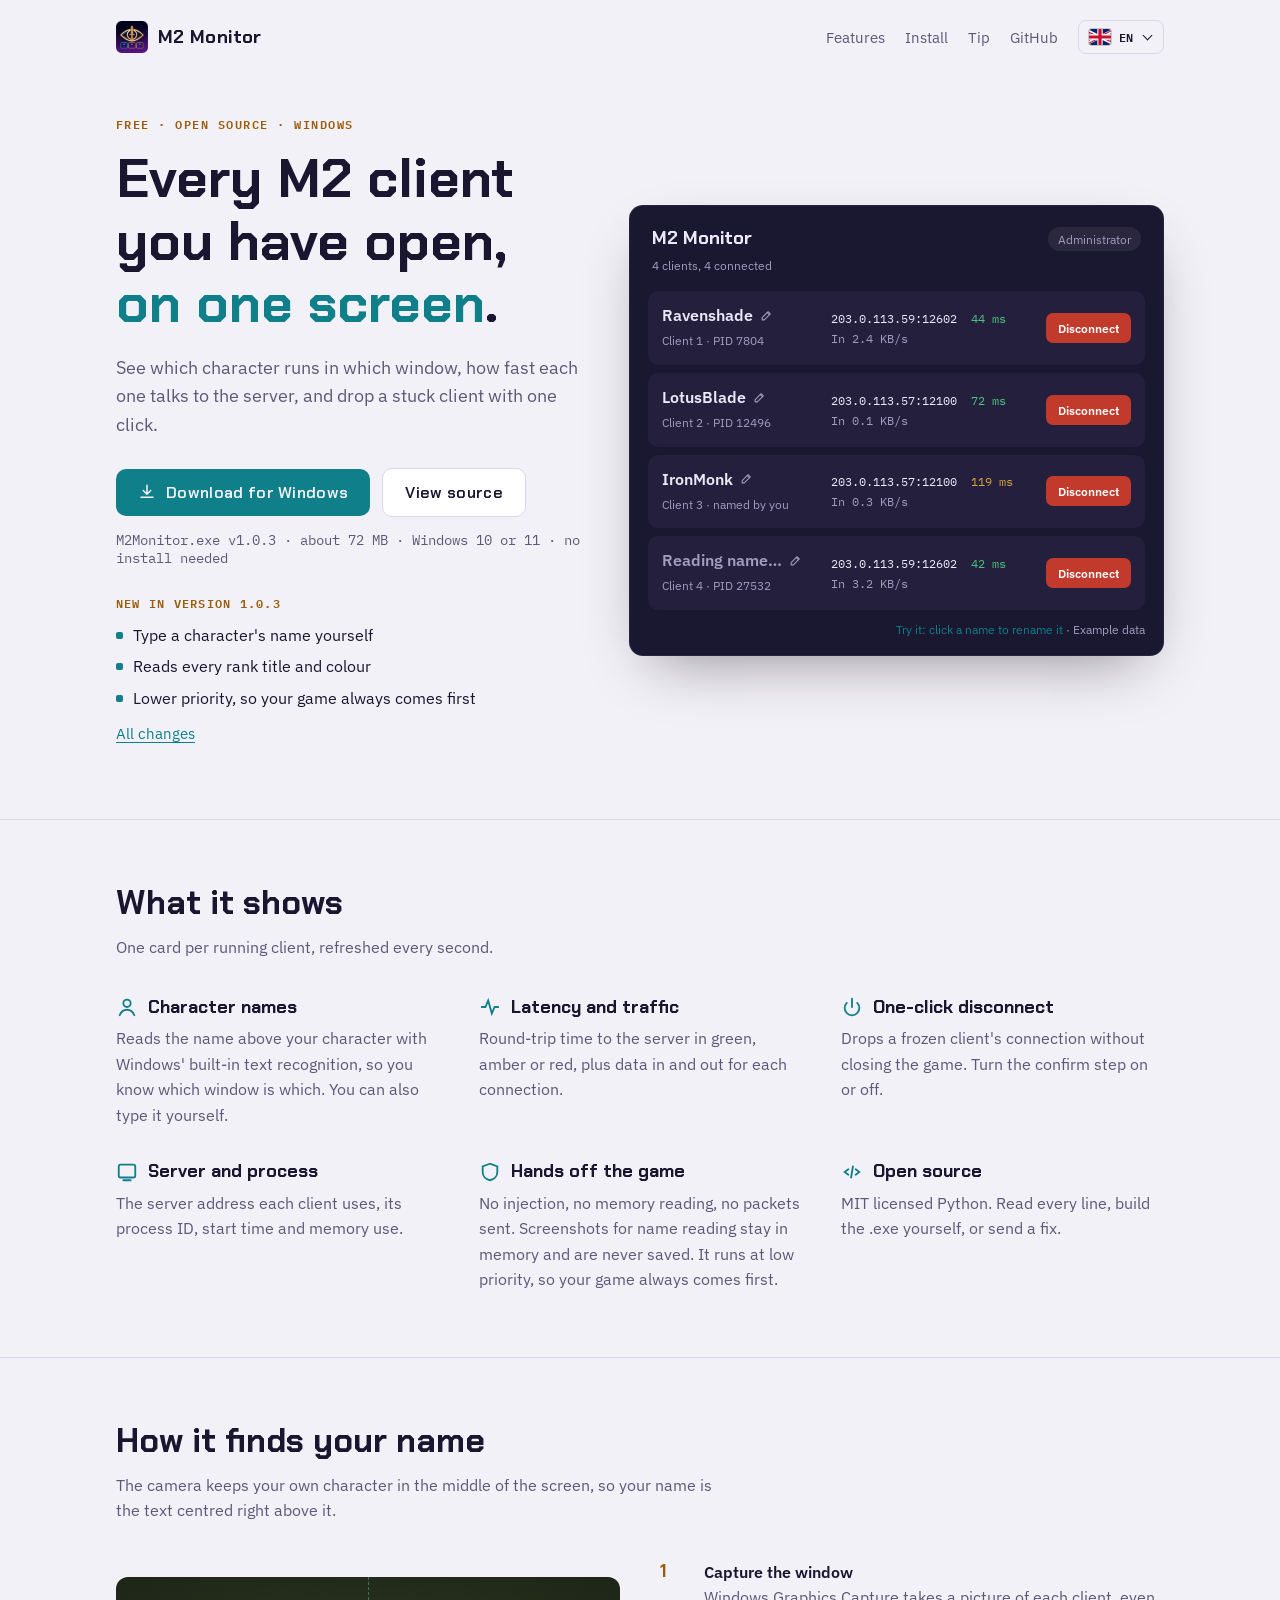
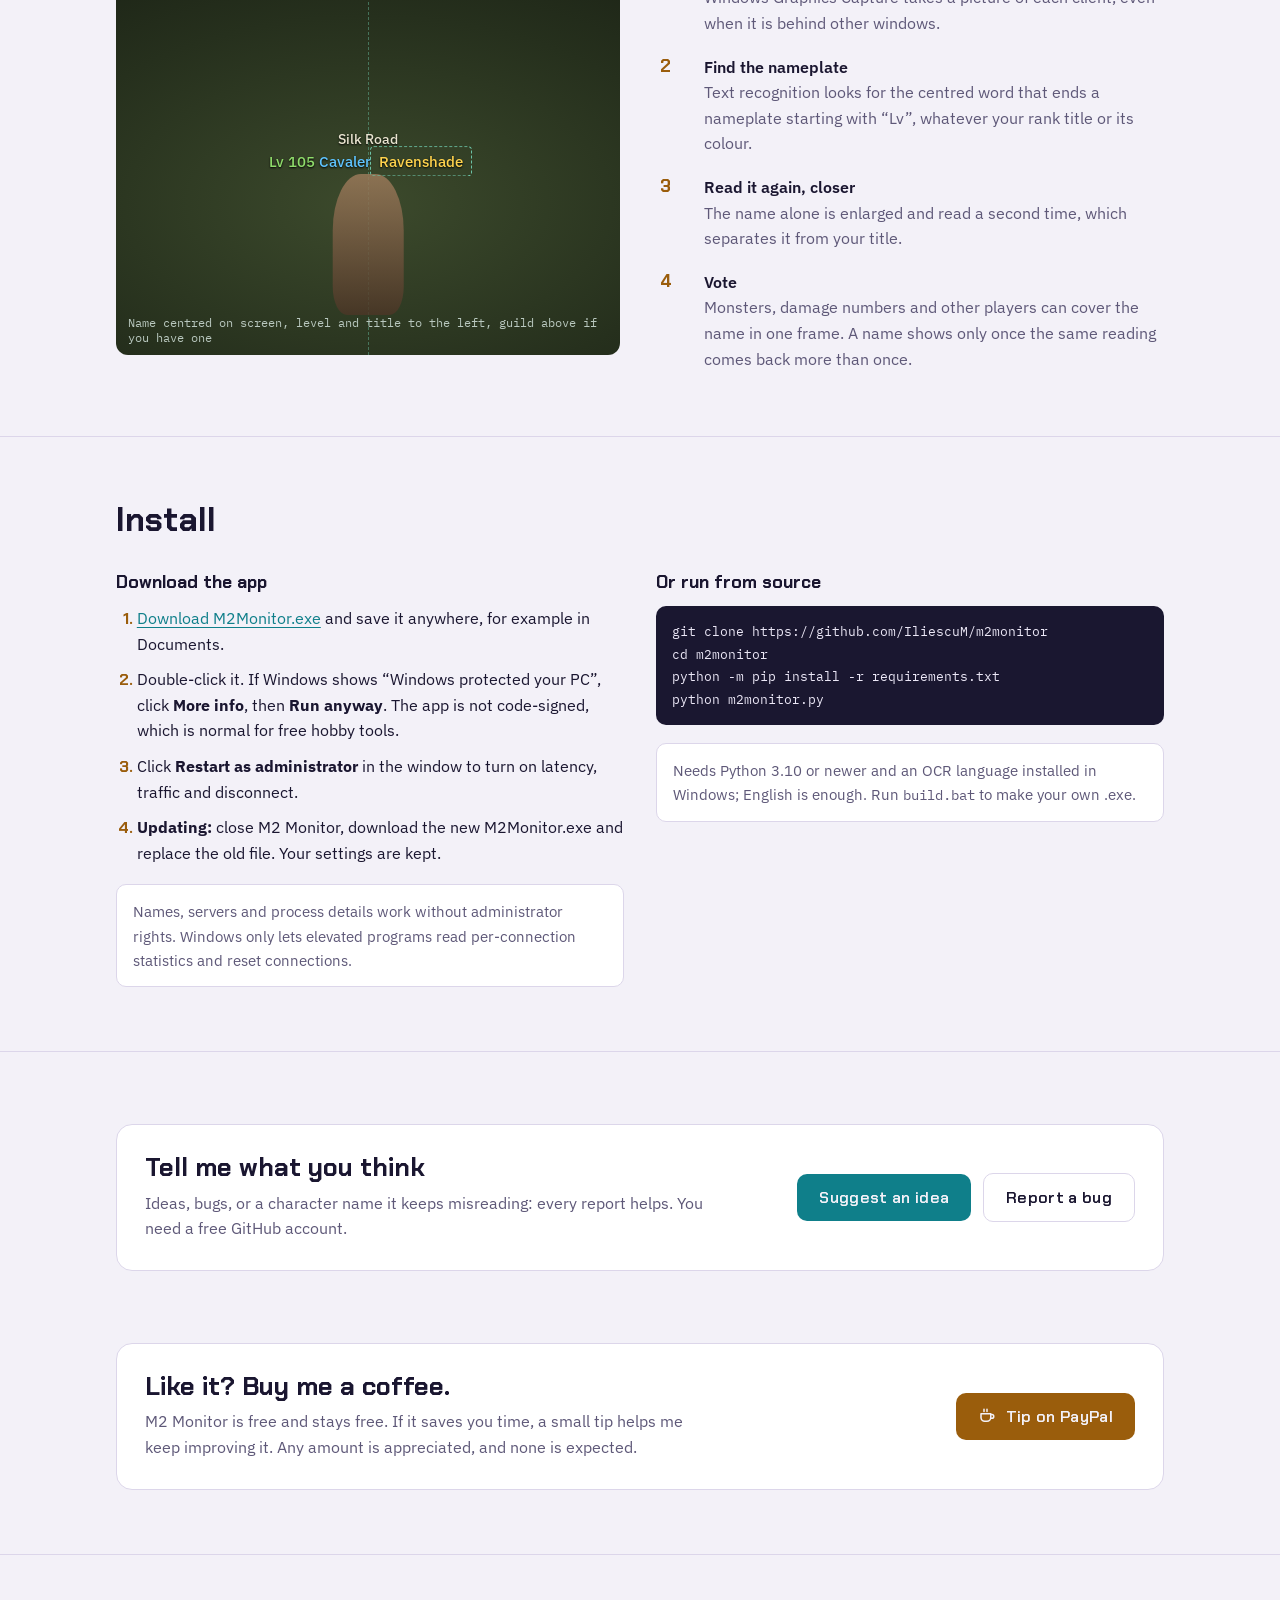
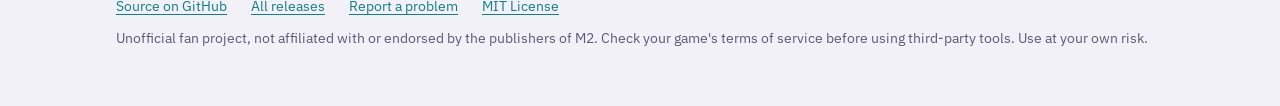
<file: docs/index.html>
<!doctype html>
<html lang="en">
<head>
<meta charset="utf-8">
<meta name="viewport" content="width=device-width, initial-scale=1, viewport-fit=cover">
<title>M2 Monitor – free multi-client monitor for Metin2</title>
<meta name="description" content="Free, open-source Windows app for Metin2 players: see every open client with its character name, server, ping and traffic. Disconnect one with a click.">
<link rel="canonical" href="https://m2monitor.app/">
<meta name="theme-color" content="#0c0a1c">
<meta property="og:type" content="website">
<meta property="og:site_name" content="M2 Monitor">
<meta property="og:title" content="M2 Monitor – free multi-client monitor for Metin2">
<meta property="og:description" content="Free, open-source Windows app for Metin2 players: see every open client with its character name, server, ping and traffic. Disconnect one with a click.">
<meta property="og:url" content="https://m2monitor.app/">
<meta property="og:image" content="https://m2monitor.app/og.png">
<meta property="og:image:width" content="1200">
<meta property="og:image:height" content="630">
<meta property="og:image:alt" content="M2 Monitor">
<meta property="og:locale" content="en_GB">
<meta property="og:locale:alternate" content="tr_TR">
<meta property="og:locale:alternate" content="ro_RO">
<meta property="og:locale:alternate" content="de_DE">
<meta property="og:locale:alternate" content="it_IT">
<meta property="og:locale:alternate" content="pl_PL">
<meta property="og:locale:alternate" content="pt_PT">
<meta property="og:locale:alternate" content="es_ES">
<meta property="og:locale:alternate" content="hu_HU">
<meta name="twitter:card" content="summary_large_image">
<meta name="twitter:title" content="M2 Monitor – free multi-client monitor for Metin2">
<meta name="twitter:description" content="Free, open-source Windows app for Metin2 players: see every open client with its character name, server, ping and traffic. Disconnect one with a click.">
<meta name="twitter:image" content="https://m2monitor.app/og.png">
<script type="application/ld+json">{"@context": "https://schema.org", "@type": "SoftwareApplication", "name": "M2 Monitor", "description": "Free, open-source Windows app for Metin2 players: see every open client with its character name, server, ping and traffic. Disconnect one with a click.", "url": "https://m2monitor.app/", "inLanguage": "en", "operatingSystem": "Windows 10, Windows 11", "applicationCategory": "UtilitiesApplication", "applicationSubCategory": "Game utility", "downloadUrl": "https://github.com/IliescuM/m2monitor/releases/latest/download/M2Monitor.exe", "image": "https://m2monitor.app/og.png", "screenshot": "https://m2monitor.app/og.png", "isAccessibleForFree": true, "license": "https://opensource.org/licenses/MIT", "offers": {"@type": "Offer", "price": "0", "priceCurrency": "EUR"}, "author": {"@type": "Person", "name": "IliescuM", "url": "https://github.com/IliescuM"}, "softwareVersion": "1.0.3"}</script>
<link rel="alternate" hreflang="en" href="https://m2monitor.app/">
<link rel="alternate" hreflang="tr" href="https://m2monitor.app/tr/">
<link rel="alternate" hreflang="ro" href="https://m2monitor.app/ro/">
<link rel="alternate" hreflang="de" href="https://m2monitor.app/de/">
<link rel="alternate" hreflang="it" href="https://m2monitor.app/it/">
<link rel="alternate" hreflang="pl" href="https://m2monitor.app/pl/">
<link rel="alternate" hreflang="pt" href="https://m2monitor.app/pt/">
<link rel="alternate" hreflang="es" href="https://m2monitor.app/es/">
<link rel="alternate" hreflang="hu" href="https://m2monitor.app/hu/">
<link rel="alternate" hreflang="x-default" href="https://m2monitor.app/">
<link rel="icon" type="image/png" href="icon.png">
<link rel="apple-touch-icon" href="icon.png">
<link rel="preconnect" href="https://fonts.googleapis.com">
<link rel="preconnect" href="https://fonts.gstatic.com" crossorigin>
<link rel="stylesheet" href="https://fonts.googleapis.com/css2?family=Chakra+Petch:wght@500;600;700&family=IBM+Plex+Sans:wght@400;500;600&family=IBM+Plex+Mono:wght@400;500&display=swap">
<link rel="stylesheet" href="style.css?v=d0723a3f14">
</head>
<body>

<header class="top">
  <div class="wrap">
    <a class="brand" href="./">
      <img src="icon.png" alt="" width="32" height="32">
      M2 Monitor
    </a>
    <nav aria-label="Sections">
      <a class="section-link" href="#features">Features</a>
      <a class="section-link" href="#install">Install</a>
      <a class="section-link" href="#tip">Tip</a>
      <a class="section-link" href="https://github.com/IliescuM/m2monitor">GitHub</a>
      <details class="lang-menu"><summary aria-label="Language"><img class="flag" src="flags/gb.svg" alt="" width="22" height="16"><span>EN</span></summary><ul><li><a href="" hreflang="en" lang="en" data-lang="en" aria-current="page"><img class="flag" src="flags/gb.svg" alt="" width="22" height="16">English</a></li><li><a href="tr/" hreflang="tr" lang="tr" data-lang="tr"><img class="flag" src="flags/tr.svg" alt="" width="22" height="16">Türkçe</a></li><li><a href="ro/" hreflang="ro" lang="ro" data-lang="ro"><img class="flag" src="flags/ro.svg" alt="" width="22" height="16">Română</a></li><li><a href="de/" hreflang="de" lang="de" data-lang="de"><img class="flag" src="flags/de.svg" alt="" width="22" height="16">Deutsch</a></li><li><a href="it/" hreflang="it" lang="it" data-lang="it"><img class="flag" src="flags/it.svg" alt="" width="22" height="16">Italiano</a></li><li><a href="pl/" hreflang="pl" lang="pl" data-lang="pl"><img class="flag" src="flags/pl.svg" alt="" width="22" height="16">Polski</a></li><li><a href="pt/" hreflang="pt" lang="pt" data-lang="pt"><img class="flag" src="flags/pt.svg" alt="" width="22" height="16">Português</a></li><li><a href="es/" hreflang="es" lang="es" data-lang="es"><img class="flag" src="flags/es.svg" alt="" width="22" height="16">Español</a></li><li><a href="hu/" hreflang="hu" lang="hu" data-lang="hu"><img class="flag" src="flags/hu.svg" alt="" width="22" height="16">Magyar</a></li></ul></details>
    </nav>
  </div>
</header>

<main>
  <section class="hero">
    <div class="wrap">
      <div>
        <p class="eyebrow">Free · Open source · Windows</p>
        <h1>Every M2 client you have open, <em>on one screen</em>.</h1>
        <p class="lede">See which character runs in which window, how fast each one talks to the server, and drop a stuck client with one click.</p>
        <div class="actions">
          <a class="btn btn-primary" href="https://github.com/IliescuM/m2monitor/releases/latest/download/M2Monitor.exe">
            <svg viewBox="0 0 24 24" fill="none" stroke="currentColor" stroke-width="2" stroke-linecap="round" stroke-linejoin="round" aria-hidden="true"><path d="M12 3v12m0 0-5-5m5 5 5-5M4 19h16"/></svg>
            Download for Windows
          </a>
          <a class="btn btn-ghost" href="https://github.com/IliescuM/m2monitor">View source</a>
        </div>
        <p class="fine">M2Monitor.exe v1.0.3 · about 72 MB · Windows 10 or 11 · no install needed</p>
        <div class="whatsnew">
          <p class="whatsnew-title">New in version 1.0.3</p>
          <ul>
            <li>Type a character's name yourself</li>
            <li>Reads every rank title and colour</li>
            <li>Lower priority, so your game always comes first</li>
          </ul>
          <a href="https://github.com/IliescuM/m2monitor/releases/latest">All changes</a>
        </div>
      </div>

      <div class="mock" aria-label="Example of the M2 Monitor window with four game clients listed" data-save="Save" data-cancel="Cancel">
        <div class="mock-head">
          <div><b>M2 Monitor</b><br><span>4 clients, 4 connected</span></div>
          <span class="pill">Administrator</span>
        </div>
        <div class="client">
          <div class="who"><div class="mname-row"><b class="mname">Ravenshade</b><button type="button" class="pen-btn" aria-label="Edit name"><svg viewBox="0 0 24 24" fill="none" stroke="currentColor" stroke-width="2" stroke-linecap="round" stroke-linejoin="round" aria-hidden="true"><path d="M4 20h4L19 9l-4-4L4 16z"/><path d="M13.5 6.5l4 4"/></svg></button></div><small data-base="Client 1 · PID 7804">Client 1 · PID 7804</small></div>
          <div class="stats"><span class="srv">203.0.113.59:12602</span><span class="rtt" data-base="47">47 ms</span><span>In 2.4 KB/s</span></div>
          <span class="dc">Disconnect</span>
        </div>
        <div class="client">
          <div class="who"><div class="mname-row"><b class="mname">LotusBlade</b><button type="button" class="pen-btn" aria-label="Edit name"><svg viewBox="0 0 24 24" fill="none" stroke="currentColor" stroke-width="2" stroke-linecap="round" stroke-linejoin="round" aria-hidden="true"><path d="M4 20h4L19 9l-4-4L4 16z"/><path d="M13.5 6.5l4 4"/></svg></button></div><small data-base="Client 2 · PID 12496">Client 2 · PID 12496</small></div>
          <div class="stats"><span class="srv">203.0.113.57:12100</span><span class="rtt" data-base="69">69 ms</span><span>In 0.1 KB/s</span></div>
          <span class="dc">Disconnect</span>
        </div>
        <div class="client">
          <div class="who"><div class="mname-row"><b class="mname">IronMonk</b><button type="button" class="pen-btn" aria-label="Edit name"><svg viewBox="0 0 24 24" fill="none" stroke="currentColor" stroke-width="2" stroke-linecap="round" stroke-linejoin="round" aria-hidden="true"><path d="M4 20h4L19 9l-4-4L4 16z"/><path d="M13.5 6.5l4 4"/></svg></button></div><small data-base="Client 3 · PID 22628">Client 3 · named by you</small></div>
          <div class="stats"><span class="srv">203.0.113.57:12100</span><span class="rtt" data-base="128">128 ms</span><span>In 0.3 KB/s</span></div>
          <span class="dc">Disconnect</span>
        </div>
        <div class="client reading">
          <div class="who"><div class="mname-row"><b class="mname" data-auto="1">Reading name…</b><button type="button" class="pen-btn" aria-label="Edit name"><svg viewBox="0 0 24 24" fill="none" stroke="currentColor" stroke-width="2" stroke-linecap="round" stroke-linejoin="round" aria-hidden="true"><path d="M4 20h4L19 9l-4-4L4 16z"/><path d="M13.5 6.5l4 4"/></svg></button></div><small data-base="Client 4 · PID 27532">Client 4 · PID 27532</small></div>
          <div class="stats"><span class="srv">203.0.113.59:12602</span><span class="rtt" data-base="46">46 ms</span><span>In 3.2 KB/s</span></div>
          <span class="dc">Disconnect</span>
        </div>
        <p class="example-note"><span class="mock-hint">Try it: click a name to rename it</span> · Example data</p>
      </div>
    </div>
  </section>

  <section class="block" id="features">
    <div class="wrap">
      <h2>What it shows</h2>
      <p class="intro">One card per running client, refreshed every second.</p>
      <div class="features">
        <div class="feature">
          <h3><svg viewBox="0 0 24 24" fill="none" stroke="currentColor" stroke-width="2" stroke-linecap="round" aria-hidden="true"><circle cx="12" cy="8" r="4"/><path d="M4 21c1.5-4 4.5-6 8-6s6.5 2 8 6"/></svg>Character names</h3>
          <p>Reads the name above your character with Windows' built-in text recognition, so you know which window is which. You can also type it yourself.</p>
        </div>
        <div class="feature">
          <h3><svg viewBox="0 0 24 24" fill="none" stroke="currentColor" stroke-width="2" stroke-linecap="round" aria-hidden="true"><path d="M3 12h4l3-7 4 14 3-7h4"/></svg>Latency and traffic</h3>
          <p>Round-trip time to the server in green, amber or red, plus data in and out for each connection.</p>
        </div>
        <div class="feature">
          <h3><svg viewBox="0 0 24 24" fill="none" stroke="currentColor" stroke-width="2" stroke-linecap="round" aria-hidden="true"><path d="M12 3v9"/><path d="M6.3 7.5a8 8 0 1 0 11.4 0"/></svg>One-click disconnect</h3>
          <p>Drops a frozen client's connection without closing the game. Turn the confirm step on or off.</p>
        </div>
        <div class="feature">
          <h3><svg viewBox="0 0 24 24" fill="none" stroke="currentColor" stroke-width="2" stroke-linecap="round" aria-hidden="true"><rect x="3" y="4" width="18" height="14" rx="2"/><path d="M8 21h8"/></svg>Server and process</h3>
          <p>The server address each client uses, its process ID, start time and memory use.</p>
        </div>
        <div class="feature">
          <h3><svg viewBox="0 0 24 24" fill="none" stroke="currentColor" stroke-width="2" stroke-linecap="round" aria-hidden="true"><path d="M12 3 4 6v6c0 4.5 3.4 8 8 9 4.6-1 8-4.5 8-9V6z"/></svg>Hands off the game</h3>
          <p>No injection, no memory reading, no packets sent. Screenshots for name reading stay in memory and are never saved. It runs at low priority, so your game always comes first.</p>
        </div>
        <div class="feature">
          <h3><svg viewBox="0 0 24 24" fill="none" stroke="currentColor" stroke-width="2" stroke-linecap="round" aria-hidden="true"><path d="M8 9l-4 3 4 3M16 9l4 3-4 3M13 6l-2 12"/></svg>Open source</h3>
          <p>MIT licensed Python. Read every line, build the .exe yourself, or send a fix.</p>
        </div>
      </div>
    </div>
  </section>

  <section class="block">
    <div class="wrap">
      <h2>How it finds your name</h2>
      <p class="intro">The camera keeps your own character in the middle of the screen, so your name is the text centred right above it.</p>
      <div class="ocr">
        <figure class="scene" style="margin:0">
          <span class="crosshair" aria-hidden="true"></span>
          <span class="hero-figure" aria-hidden="true"></span>
          <div class="plate">
            <div class="guild">Silk Road</div>
            <div class="line"><span class="lv">Lv 105</span> <span class="title">Cavaler</span> <span class="name">Ravenshade</span></div>
          </div>
          <figcaption>Name centred on screen, level and title to the left, guild above if you have one</figcaption>
        </figure>
        <ol class="steps">
          <li><div><b>Capture the window</b><span>Windows Graphics Capture takes a picture of each client, even when it is behind other windows.</span></div></li>
          <li><div><b>Find the nameplate</b><span>Text recognition looks for the centred word that ends a nameplate starting with “Lv”, whatever your rank title or its colour.</span></div></li>
          <li><div><b>Read it again, closer</b><span>The name alone is enlarged and read a second time, which separates it from your title.</span></div></li>
          <li><div><b>Vote</b><span>Monsters, damage numbers and other players can cover the name in one frame. A name shows only once the same reading comes back more than once.</span></div></li>
        </ol>
      </div>
    </div>
  </section>

  <section class="block" id="install">
    <div class="wrap">
      <h2>Install</h2>
      <div class="install">
        <div>
          <h3>Download the app</h3>
          <ol>
            <li><a href="https://github.com/IliescuM/m2monitor/releases/latest/download/M2Monitor.exe">Download M2Monitor.exe</a> and save it anywhere, for example in Documents.</li>
            <li>Double-click it. If Windows shows “Windows protected your PC”, click <b>More info</b>, then <b>Run anyway</b>. The app is not code-signed, which is normal for free hobby tools.</li>
            <li>Click <b>Restart as administrator</b> in the window to turn on latency, traffic and disconnect.</li>
            <li><b>Updating:</b> close M2 Monitor, download the new M2Monitor.exe and replace the old file. Your settings are kept.</li>
          </ol>
          <p class="note">Names, servers and process details work without administrator rights. Windows only lets elevated programs read per-connection statistics and reset connections.</p>
        </div>
        <div>
          <h3>Or run from source</h3>
          <pre><code>git clone https://github.com/IliescuM/m2monitor
cd m2monitor
python -m pip install -r requirements.txt
python m2monitor.py</code></pre>
          <p class="note">Needs Python 3.10 or newer and an OCR language installed in Windows; English is enough. Run <code>build.bat</code> to make your own .exe.</p>
        </div>
      </div>
    </div>
  </section>

  <section class="block" id="feedback">
    <div class="wrap">
      <div class="tip">
        <div class="copy">
          <h2>Tell me what you think</h2>
          <p>Ideas, bugs, or a character name it keeps misreading: every report helps. You need a free GitHub account.</p>
        </div>
        <div class="actions">
          <a class="btn btn-primary" href="https://github.com/IliescuM/m2monitor/discussions/new?category=ideas">Suggest an idea</a>
          <a class="btn btn-ghost" href="https://github.com/IliescuM/m2monitor/issues/new?template=bug_report.yml">Report a bug</a>
        </div>
      </div>
    </div>
  </section>

  <section class="block" id="tip">
    <div class="wrap">
      <div class="tip">
        <div class="copy">
          <h2>Like it? Buy me a coffee.</h2>
          <p>M2 Monitor is free and stays free. If it saves you time, a small tip helps me keep improving it. Any amount is appreciated, and none is expected.</p>
        </div>
        <a class="btn btn-tip" href="https://paypal.me/IliescuM">
          <svg viewBox="0 0 24 24" fill="none" stroke="currentColor" stroke-width="2" stroke-linecap="round" stroke-linejoin="round" aria-hidden="true"><path d="M4 9h13v5a5 5 0 0 1-5 5H9a5 5 0 0 1-5-5z"/><path d="M17 10h1.5a2.5 2.5 0 0 1 0 5H17M8 3v3M12 3v3"/></svg>
          Tip on PayPal
        </a>
      </div>
    </div>
  </section>
</main>

<footer>
  <div class="wrap">
    <div class="row">
      <a href="https://github.com/IliescuM/m2monitor">Source on GitHub</a>
      <a href="https://github.com/IliescuM/m2monitor/releases">All releases</a>
      <a href="https://github.com/IliescuM/m2monitor/issues">Report a problem</a>
      <a href="https://github.com/IliescuM/m2monitor/blob/main/LICENSE">MIT License</a>
    </div>
    <p>Unofficial fan project, not affiliated with or endorsed by the publishers of M2. Check your game's terms of service before using third-party tools. Use at your own risk.</p>
  </div>
</footer>

<script src="site.js?v=6a04e72273"></script>
</body>
</html>
</file>
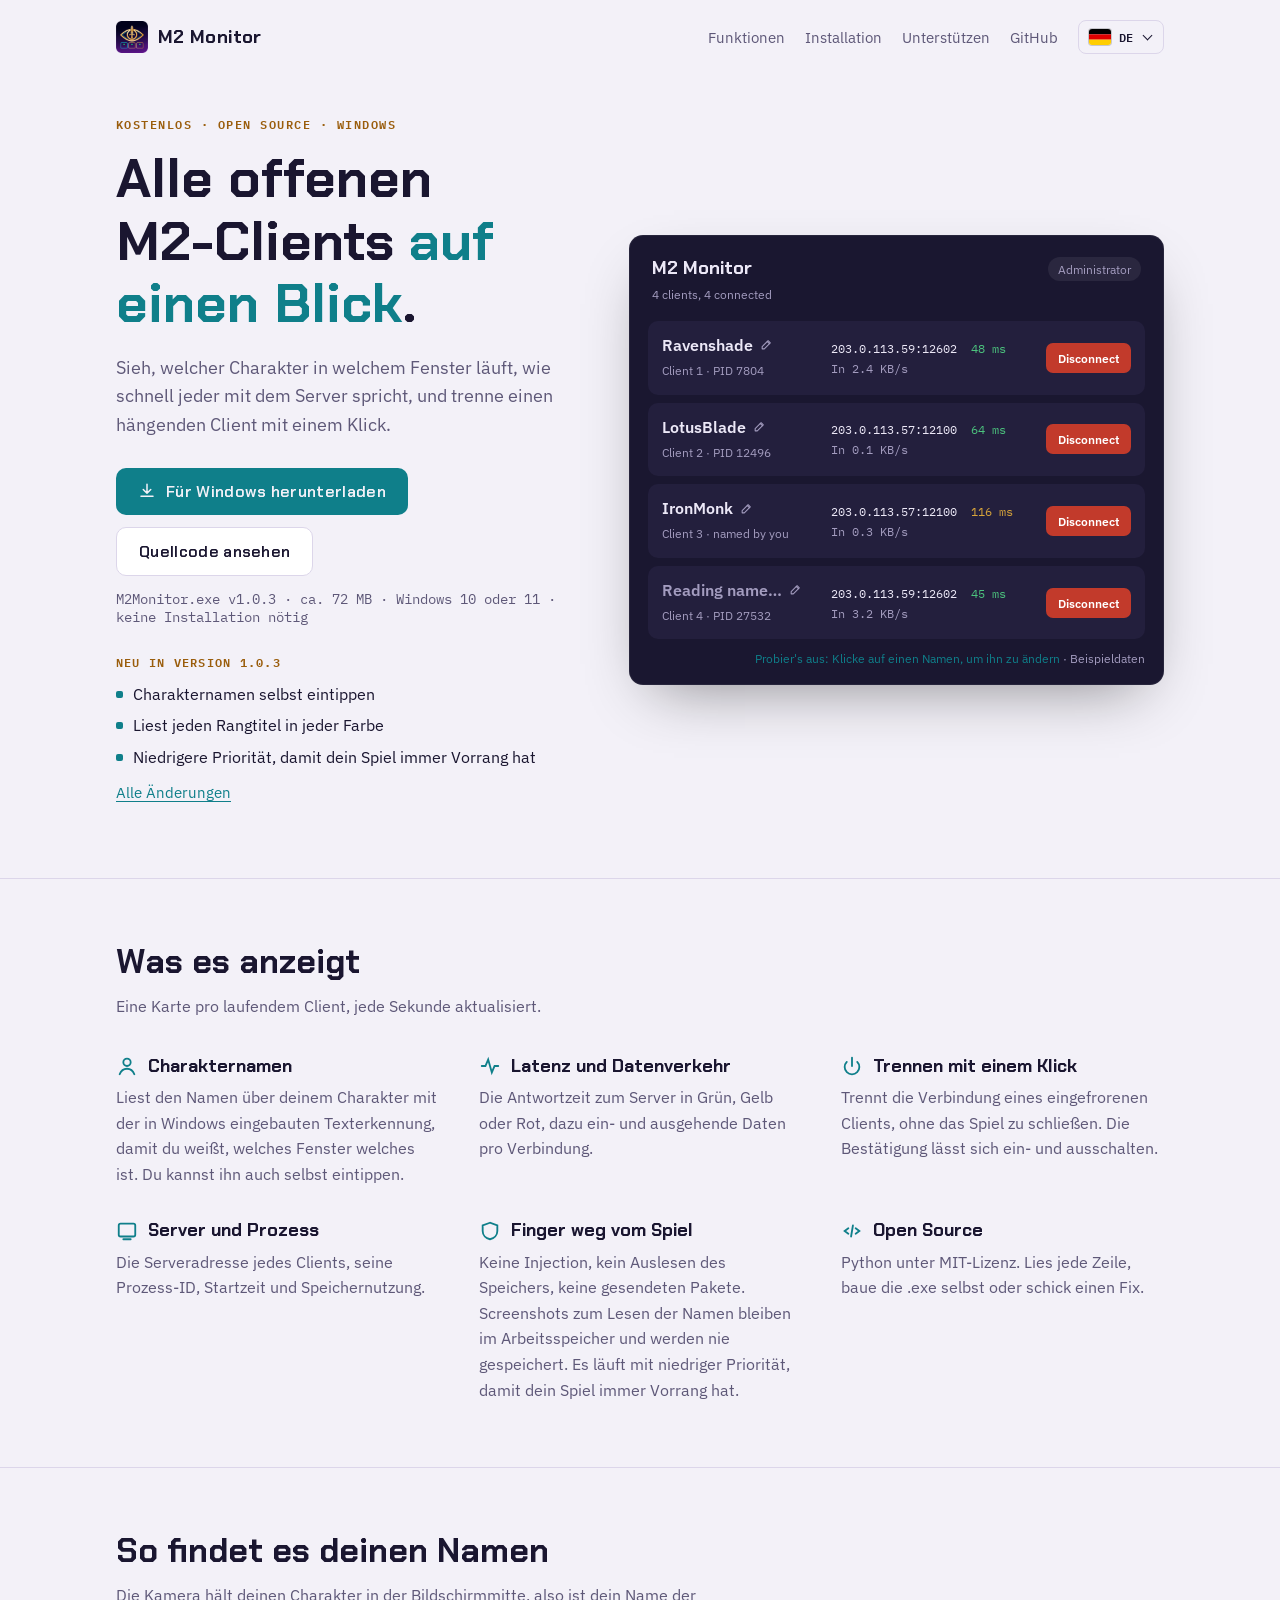
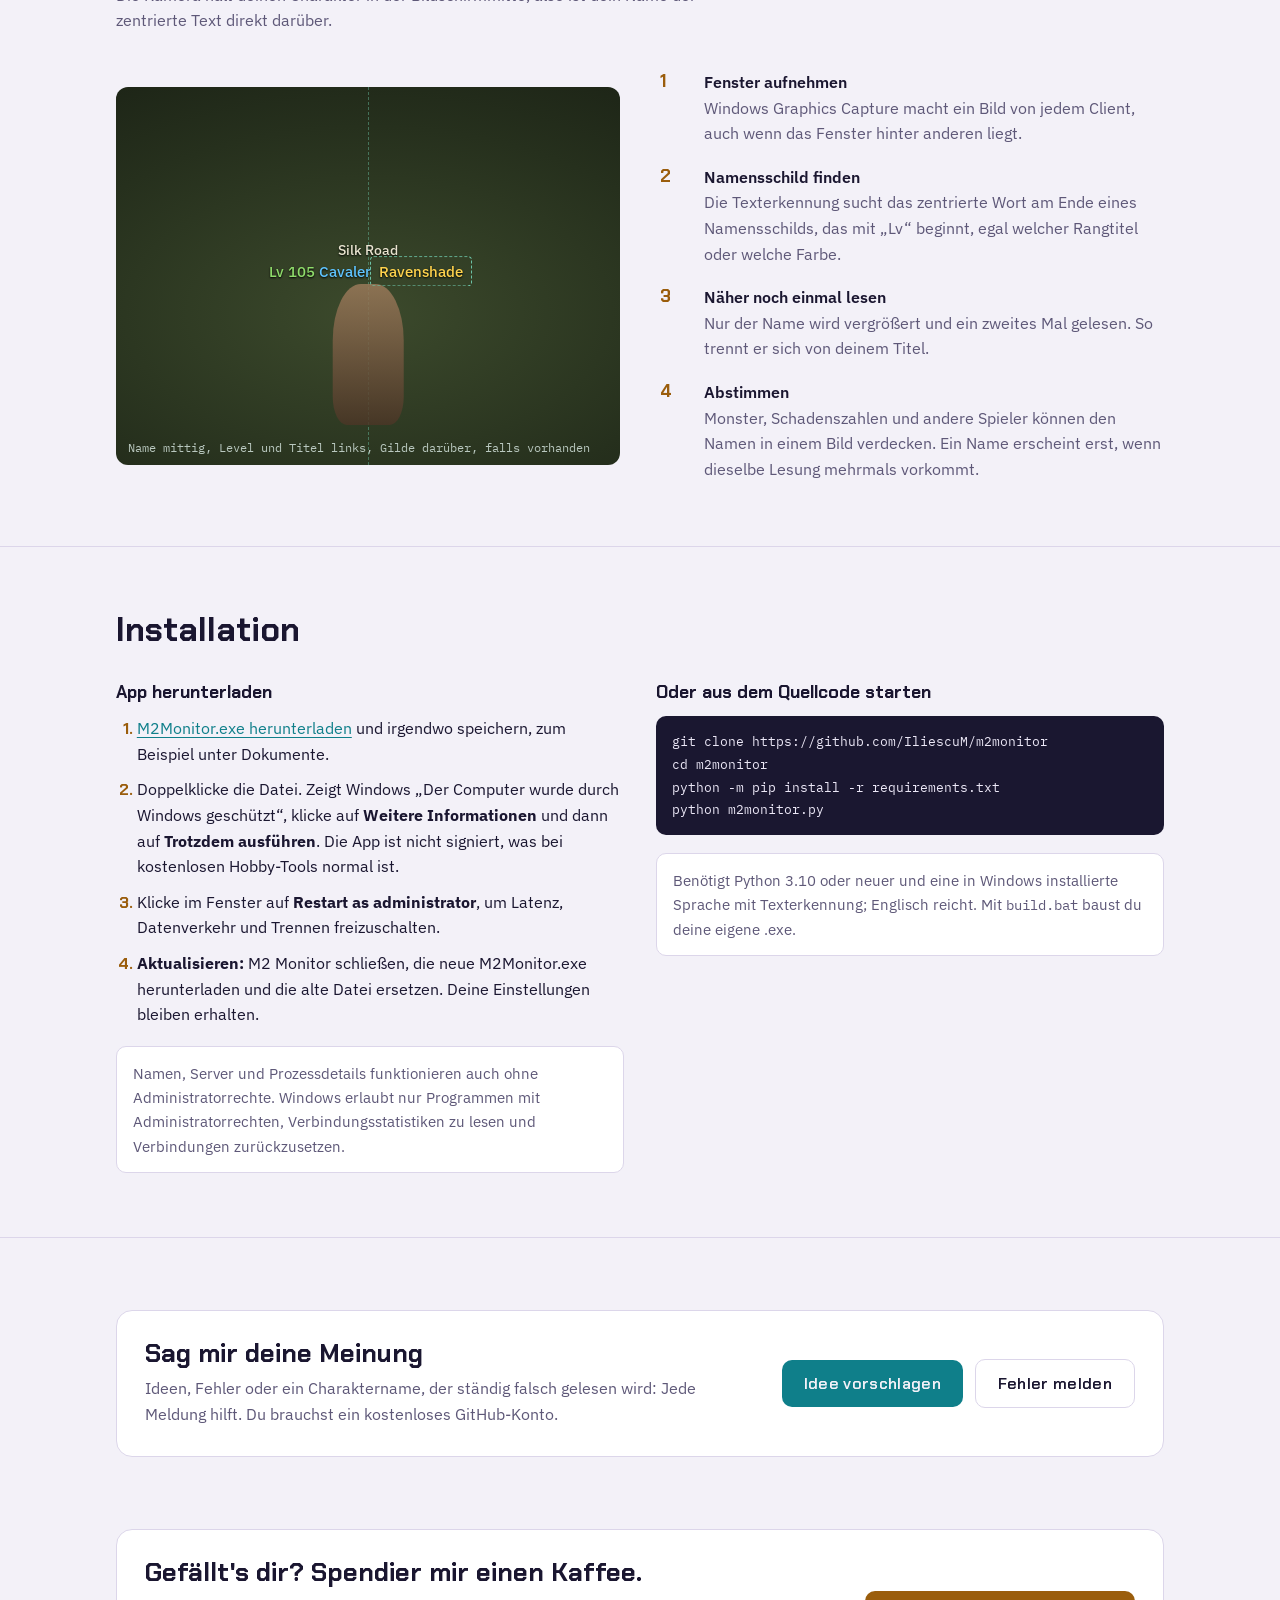
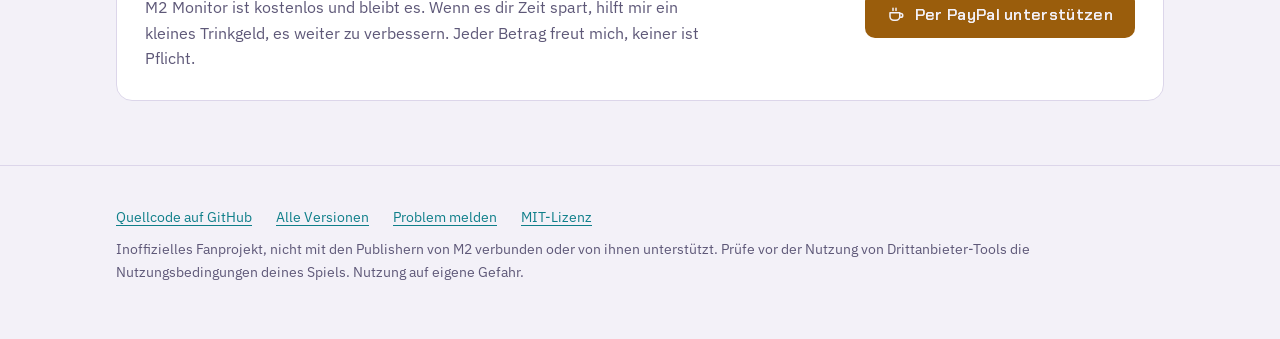
<file: docs/de/index.html>
<!doctype html>
<html lang="de">
<head>
<meta charset="utf-8">
<meta name="viewport" content="width=device-width, initial-scale=1, viewport-fit=cover">
<title>M2 Monitor – kostenloser Multi-Client-Monitor für Metin2</title>
<meta name="description" content="Kostenlose Open-Source-App für Metin2-Spieler: jeder offene Client mit Charaktername, Server, Ping und Datenverkehr. Trennen mit einem Klick.">
<link rel="canonical" href="https://m2monitor.app/de/">
<meta name="theme-color" content="#0c0a1c">
<meta property="og:type" content="website">
<meta property="og:site_name" content="M2 Monitor">
<meta property="og:title" content="M2 Monitor – kostenloser Multi-Client-Monitor für Metin2">
<meta property="og:description" content="Kostenlose Open-Source-App für Metin2-Spieler: jeder offene Client mit Charaktername, Server, Ping und Datenverkehr. Trennen mit einem Klick.">
<meta property="og:url" content="https://m2monitor.app/de/">
<meta property="og:image" content="https://m2monitor.app/og.png">
<meta property="og:image:width" content="1200">
<meta property="og:image:height" content="630">
<meta property="og:image:alt" content="M2 Monitor">
<meta property="og:locale" content="de_DE">
<meta property="og:locale:alternate" content="en_GB">
<meta property="og:locale:alternate" content="tr_TR">
<meta property="og:locale:alternate" content="ro_RO">
<meta property="og:locale:alternate" content="it_IT">
<meta property="og:locale:alternate" content="pl_PL">
<meta property="og:locale:alternate" content="pt_PT">
<meta property="og:locale:alternate" content="es_ES">
<meta property="og:locale:alternate" content="hu_HU">
<meta name="twitter:card" content="summary_large_image">
<meta name="twitter:title" content="M2 Monitor – kostenloser Multi-Client-Monitor für Metin2">
<meta name="twitter:description" content="Kostenlose Open-Source-App für Metin2-Spieler: jeder offene Client mit Charaktername, Server, Ping und Datenverkehr. Trennen mit einem Klick.">
<meta name="twitter:image" content="https://m2monitor.app/og.png">
<script type="application/ld+json">{"@context": "https://schema.org", "@type": "SoftwareApplication", "name": "M2 Monitor", "description": "Kostenlose Open-Source-App für Metin2-Spieler: jeder offene Client mit Charaktername, Server, Ping und Datenverkehr. Trennen mit einem Klick.", "url": "https://m2monitor.app/de/", "inLanguage": "de", "operatingSystem": "Windows 10, Windows 11", "applicationCategory": "UtilitiesApplication", "applicationSubCategory": "Game utility", "downloadUrl": "https://github.com/IliescuM/m2monitor/releases/latest/download/M2Monitor.exe", "image": "https://m2monitor.app/og.png", "screenshot": "https://m2monitor.app/og.png", "isAccessibleForFree": true, "license": "https://opensource.org/licenses/MIT", "offers": {"@type": "Offer", "price": "0", "priceCurrency": "EUR"}, "author": {"@type": "Person", "name": "IliescuM", "url": "https://github.com/IliescuM"}, "softwareVersion": "1.0.3"}</script>
<link rel="alternate" hreflang="en" href="https://m2monitor.app/">
<link rel="alternate" hreflang="tr" href="https://m2monitor.app/tr/">
<link rel="alternate" hreflang="ro" href="https://m2monitor.app/ro/">
<link rel="alternate" hreflang="de" href="https://m2monitor.app/de/">
<link rel="alternate" hreflang="it" href="https://m2monitor.app/it/">
<link rel="alternate" hreflang="pl" href="https://m2monitor.app/pl/">
<link rel="alternate" hreflang="pt" href="https://m2monitor.app/pt/">
<link rel="alternate" hreflang="es" href="https://m2monitor.app/es/">
<link rel="alternate" hreflang="hu" href="https://m2monitor.app/hu/">
<link rel="alternate" hreflang="x-default" href="https://m2monitor.app/">
<link rel="icon" type="image/png" href="../icon.png">
<link rel="apple-touch-icon" href="../icon.png">
<link rel="preconnect" href="https://fonts.googleapis.com">
<link rel="preconnect" href="https://fonts.gstatic.com" crossorigin>
<link rel="stylesheet" href="https://fonts.googleapis.com/css2?family=Chakra+Petch:wght@500;600;700&family=IBM+Plex+Sans:wght@400;500;600&family=IBM+Plex+Mono:wght@400;500&display=swap">
<link rel="stylesheet" href="../style.css?v=d0723a3f14">
</head>
<body>

<header class="top">
  <div class="wrap">
    <a class="brand" href="./">
      <img src="../icon.png" alt="" width="32" height="32">
      M2 Monitor
    </a>
    <nav aria-label="Abschnitte">
      <a class="section-link" href="#features">Funktionen</a>
      <a class="section-link" href="#install">Installation</a>
      <a class="section-link" href="#tip">Unterstützen</a>
      <a class="section-link" href="https://github.com/IliescuM/m2monitor">GitHub</a>
      <details class="lang-menu"><summary aria-label="Sprache"><img class="flag" src="../flags/de.svg" alt="" width="22" height="16"><span>DE</span></summary><ul><li><a href="../" hreflang="en" lang="en" data-lang="en"><img class="flag" src="../flags/gb.svg" alt="" width="22" height="16">English</a></li><li><a href="../tr/" hreflang="tr" lang="tr" data-lang="tr"><img class="flag" src="../flags/tr.svg" alt="" width="22" height="16">Türkçe</a></li><li><a href="../ro/" hreflang="ro" lang="ro" data-lang="ro"><img class="flag" src="../flags/ro.svg" alt="" width="22" height="16">Română</a></li><li><a href="../de/" hreflang="de" lang="de" data-lang="de" aria-current="page"><img class="flag" src="../flags/de.svg" alt="" width="22" height="16">Deutsch</a></li><li><a href="../it/" hreflang="it" lang="it" data-lang="it"><img class="flag" src="../flags/it.svg" alt="" width="22" height="16">Italiano</a></li><li><a href="../pl/" hreflang="pl" lang="pl" data-lang="pl"><img class="flag" src="../flags/pl.svg" alt="" width="22" height="16">Polski</a></li><li><a href="../pt/" hreflang="pt" lang="pt" data-lang="pt"><img class="flag" src="../flags/pt.svg" alt="" width="22" height="16">Português</a></li><li><a href="../es/" hreflang="es" lang="es" data-lang="es"><img class="flag" src="../flags/es.svg" alt="" width="22" height="16">Español</a></li><li><a href="../hu/" hreflang="hu" lang="hu" data-lang="hu"><img class="flag" src="../flags/hu.svg" alt="" width="22" height="16">Magyar</a></li></ul></details>
    </nav>
  </div>
</header>

<main>
  <section class="hero">
    <div class="wrap">
      <div>
        <p class="eyebrow">Kostenlos · Open Source · Windows</p>
        <h1>Alle offenen M2-Clients <em>auf einen Blick</em>.</h1>
        <p class="lede">Sieh, welcher Charakter in welchem Fenster läuft, wie schnell jeder mit dem Server spricht, und trenne einen hängenden Client mit einem Klick.</p>
        <div class="actions">
          <a class="btn btn-primary" href="https://github.com/IliescuM/m2monitor/releases/latest/download/M2Monitor.exe">
            <svg viewBox="0 0 24 24" fill="none" stroke="currentColor" stroke-width="2" stroke-linecap="round" stroke-linejoin="round" aria-hidden="true"><path d="M12 3v12m0 0-5-5m5 5 5-5M4 19h16"/></svg>
            Für Windows herunterladen
          </a>
          <a class="btn btn-ghost" href="https://github.com/IliescuM/m2monitor">Quellcode ansehen</a>
        </div>
        <p class="fine">M2Monitor.exe v1.0.3 · ca. 72 MB · Windows 10 oder 11 · keine Installation nötig</p>
        <div class="whatsnew">
          <p class="whatsnew-title">Neu in Version 1.0.3</p>
          <ul>
            <li>Charakternamen selbst eintippen</li>
            <li>Liest jeden Rangtitel in jeder Farbe</li>
            <li>Niedrigere Priorität, damit dein Spiel immer Vorrang hat</li>
          </ul>
          <a href="https://github.com/IliescuM/m2monitor/releases/latest">Alle Änderungen</a>
        </div>
      </div>

      <div class="mock" aria-label="Beispiel des M2-Monitor-Fensters mit vier Spielclients" data-save="Speichern" data-cancel="Abbrechen">
        <div class="mock-head">
          <div><b>M2 Monitor</b><br><span>4 clients, 4 connected</span></div>
          <span class="pill">Administrator</span>
        </div>
        <div class="client">
          <div class="who"><div class="mname-row"><b class="mname">Ravenshade</b><button type="button" class="pen-btn" aria-label="Namen bearbeiten"><svg viewBox="0 0 24 24" fill="none" stroke="currentColor" stroke-width="2" stroke-linecap="round" stroke-linejoin="round" aria-hidden="true"><path d="M4 20h4L19 9l-4-4L4 16z"/><path d="M13.5 6.5l4 4"/></svg></button></div><small data-base="Client 1 · PID 7804">Client 1 · PID 7804</small></div>
          <div class="stats"><span class="srv">203.0.113.59:12602</span><span class="rtt" data-base="47">47 ms</span><span>In 2.4 KB/s</span></div>
          <span class="dc">Disconnect</span>
        </div>
        <div class="client">
          <div class="who"><div class="mname-row"><b class="mname">LotusBlade</b><button type="button" class="pen-btn" aria-label="Namen bearbeiten"><svg viewBox="0 0 24 24" fill="none" stroke="currentColor" stroke-width="2" stroke-linecap="round" stroke-linejoin="round" aria-hidden="true"><path d="M4 20h4L19 9l-4-4L4 16z"/><path d="M13.5 6.5l4 4"/></svg></button></div><small data-base="Client 2 · PID 12496">Client 2 · PID 12496</small></div>
          <div class="stats"><span class="srv">203.0.113.57:12100</span><span class="rtt" data-base="69">69 ms</span><span>In 0.1 KB/s</span></div>
          <span class="dc">Disconnect</span>
        </div>
        <div class="client">
          <div class="who"><div class="mname-row"><b class="mname">IronMonk</b><button type="button" class="pen-btn" aria-label="Namen bearbeiten"><svg viewBox="0 0 24 24" fill="none" stroke="currentColor" stroke-width="2" stroke-linecap="round" stroke-linejoin="round" aria-hidden="true"><path d="M4 20h4L19 9l-4-4L4 16z"/><path d="M13.5 6.5l4 4"/></svg></button></div><small data-base="Client 3 · PID 22628">Client 3 · named by you</small></div>
          <div class="stats"><span class="srv">203.0.113.57:12100</span><span class="rtt" data-base="128">128 ms</span><span>In 0.3 KB/s</span></div>
          <span class="dc">Disconnect</span>
        </div>
        <div class="client reading">
          <div class="who"><div class="mname-row"><b class="mname" data-auto="1">Reading name…</b><button type="button" class="pen-btn" aria-label="Namen bearbeiten"><svg viewBox="0 0 24 24" fill="none" stroke="currentColor" stroke-width="2" stroke-linecap="round" stroke-linejoin="round" aria-hidden="true"><path d="M4 20h4L19 9l-4-4L4 16z"/><path d="M13.5 6.5l4 4"/></svg></button></div><small data-base="Client 4 · PID 27532">Client 4 · PID 27532</small></div>
          <div class="stats"><span class="srv">203.0.113.59:12602</span><span class="rtt" data-base="46">46 ms</span><span>In 3.2 KB/s</span></div>
          <span class="dc">Disconnect</span>
        </div>
        <p class="example-note"><span class="mock-hint">Probier's aus: Klicke auf einen Namen, um ihn zu ändern</span> · Beispieldaten</p>
      </div>
    </div>
  </section>

  <section class="block" id="features">
    <div class="wrap">
      <h2>Was es anzeigt</h2>
      <p class="intro">Eine Karte pro laufendem Client, jede Sekunde aktualisiert.</p>
      <div class="features">
        <div class="feature">
          <h3><svg viewBox="0 0 24 24" fill="none" stroke="currentColor" stroke-width="2" stroke-linecap="round" aria-hidden="true"><circle cx="12" cy="8" r="4"/><path d="M4 21c1.5-4 4.5-6 8-6s6.5 2 8 6"/></svg>Charakternamen</h3>
          <p>Liest den Namen über deinem Charakter mit der in Windows eingebauten Texterkennung, damit du weißt, welches Fenster welches ist. Du kannst ihn auch selbst eintippen.</p>
        </div>
        <div class="feature">
          <h3><svg viewBox="0 0 24 24" fill="none" stroke="currentColor" stroke-width="2" stroke-linecap="round" aria-hidden="true"><path d="M3 12h4l3-7 4 14 3-7h4"/></svg>Latenz und Datenverkehr</h3>
          <p>Die Antwortzeit zum Server in Grün, Gelb oder Rot, dazu ein- und ausgehende Daten pro Verbindung.</p>
        </div>
        <div class="feature">
          <h3><svg viewBox="0 0 24 24" fill="none" stroke="currentColor" stroke-width="2" stroke-linecap="round" aria-hidden="true"><path d="M12 3v9"/><path d="M6.3 7.5a8 8 0 1 0 11.4 0"/></svg>Trennen mit einem Klick</h3>
          <p>Trennt die Verbindung eines eingefrorenen Clients, ohne das Spiel zu schließen. Die Bestätigung lässt sich ein- und ausschalten.</p>
        </div>
        <div class="feature">
          <h3><svg viewBox="0 0 24 24" fill="none" stroke="currentColor" stroke-width="2" stroke-linecap="round" aria-hidden="true"><rect x="3" y="4" width="18" height="14" rx="2"/><path d="M8 21h8"/></svg>Server und Prozess</h3>
          <p>Die Serveradresse jedes Clients, seine Prozess-ID, Startzeit und Speichernutzung.</p>
        </div>
        <div class="feature">
          <h3><svg viewBox="0 0 24 24" fill="none" stroke="currentColor" stroke-width="2" stroke-linecap="round" aria-hidden="true"><path d="M12 3 4 6v6c0 4.5 3.4 8 8 9 4.6-1 8-4.5 8-9V6z"/></svg>Finger weg vom Spiel</h3>
          <p>Keine Injection, kein Auslesen des Speichers, keine gesendeten Pakete. Screenshots zum Lesen der Namen bleiben im Arbeitsspeicher und werden nie gespeichert. Es läuft mit niedriger Priorität, damit dein Spiel immer Vorrang hat.</p>
        </div>
        <div class="feature">
          <h3><svg viewBox="0 0 24 24" fill="none" stroke="currentColor" stroke-width="2" stroke-linecap="round" aria-hidden="true"><path d="M8 9l-4 3 4 3M16 9l4 3-4 3M13 6l-2 12"/></svg>Open Source</h3>
          <p>Python unter MIT-Lizenz. Lies jede Zeile, baue die .exe selbst oder schick einen Fix.</p>
        </div>
      </div>
    </div>
  </section>

  <section class="block">
    <div class="wrap">
      <h2>So findet es deinen Namen</h2>
      <p class="intro">Die Kamera hält deinen Charakter in der Bildschirmmitte, also ist dein Name der zentrierte Text direkt darüber.</p>
      <div class="ocr">
        <figure class="scene" style="margin:0">
          <span class="crosshair" aria-hidden="true"></span>
          <span class="hero-figure" aria-hidden="true"></span>
          <div class="plate">
            <div class="guild">Silk Road</div>
            <div class="line"><span class="lv">Lv 105</span> <span class="title">Cavaler</span> <span class="name">Ravenshade</span></div>
          </div>
          <figcaption>Name mittig, Level und Titel links, Gilde darüber, falls vorhanden</figcaption>
        </figure>
        <ol class="steps">
          <li><div><b>Fenster aufnehmen</b><span>Windows Graphics Capture macht ein Bild von jedem Client, auch wenn das Fenster hinter anderen liegt.</span></div></li>
          <li><div><b>Namensschild finden</b><span>Die Texterkennung sucht das zentrierte Wort am Ende eines Namensschilds, das mit „Lv“ beginnt, egal welcher Rangtitel oder welche Farbe.</span></div></li>
          <li><div><b>Näher noch einmal lesen</b><span>Nur der Name wird vergrößert und ein zweites Mal gelesen. So trennt er sich von deinem Titel.</span></div></li>
          <li><div><b>Abstimmen</b><span>Monster, Schadenszahlen und andere Spieler können den Namen in einem Bild verdecken. Ein Name erscheint erst, wenn dieselbe Lesung mehrmals vorkommt.</span></div></li>
        </ol>
      </div>
    </div>
  </section>

  <section class="block" id="install">
    <div class="wrap">
      <h2>Installation</h2>
      <div class="install">
        <div>
          <h3>App herunterladen</h3>
          <ol>
            <li><a href="https://github.com/IliescuM/m2monitor/releases/latest/download/M2Monitor.exe">M2Monitor.exe herunterladen</a> und irgendwo speichern, zum Beispiel unter Dokumente.</li>
            <li>Doppelklicke die Datei. Zeigt Windows „Der Computer wurde durch Windows geschützt“, klicke auf <b>Weitere Informationen</b> und dann auf <b>Trotzdem ausführen</b>. Die App ist nicht signiert, was bei kostenlosen Hobby-Tools normal ist.</li>
            <li>Klicke im Fenster auf <b>Restart as administrator</b>, um Latenz, Datenverkehr und Trennen freizuschalten.</li>
            <li><b>Aktualisieren:</b> M2 Monitor schließen, die neue M2Monitor.exe herunterladen und die alte Datei ersetzen. Deine Einstellungen bleiben erhalten.</li>
          </ol>
          <p class="note">Namen, Server und Prozessdetails funktionieren auch ohne Administratorrechte. Windows erlaubt nur Programmen mit Administratorrechten, Verbindungsstatistiken zu lesen und Verbindungen zurückzusetzen.</p>
        </div>
        <div>
          <h3>Oder aus dem Quellcode starten</h3>
          <pre><code>git clone https://github.com/IliescuM/m2monitor
cd m2monitor
python -m pip install -r requirements.txt
python m2monitor.py</code></pre>
          <p class="note">Benötigt Python 3.10 oder neuer und eine in Windows installierte Sprache mit Texterkennung; Englisch reicht. Mit <code>build.bat</code> baust du deine eigene .exe.</p>
        </div>
      </div>
    </div>
  </section>

  <section class="block" id="feedback">
    <div class="wrap">
      <div class="tip">
        <div class="copy">
          <h2>Sag mir deine Meinung</h2>
          <p>Ideen, Fehler oder ein Charaktername, der ständig falsch gelesen wird: Jede Meldung hilft. Du brauchst ein kostenloses GitHub-Konto.</p>
        </div>
        <div class="actions">
          <a class="btn btn-primary" href="https://github.com/IliescuM/m2monitor/discussions/new?category=ideas">Idee vorschlagen</a>
          <a class="btn btn-ghost" href="https://github.com/IliescuM/m2monitor/issues/new?template=bug_report.yml">Fehler melden</a>
        </div>
      </div>
    </div>
  </section>

  <section class="block" id="tip">
    <div class="wrap">
      <div class="tip">
        <div class="copy">
          <h2>Gefällt's dir? Spendier mir einen Kaffee.</h2>
          <p>M2 Monitor ist kostenlos und bleibt es. Wenn es dir Zeit spart, hilft mir ein kleines Trinkgeld, es weiter zu verbessern. Jeder Betrag freut mich, keiner ist Pflicht.</p>
        </div>
        <a class="btn btn-tip" href="https://paypal.me/IliescuM">
          <svg viewBox="0 0 24 24" fill="none" stroke="currentColor" stroke-width="2" stroke-linecap="round" stroke-linejoin="round" aria-hidden="true"><path d="M4 9h13v5a5 5 0 0 1-5 5H9a5 5 0 0 1-5-5z"/><path d="M17 10h1.5a2.5 2.5 0 0 1 0 5H17M8 3v3M12 3v3"/></svg>
          Per PayPal unterstützen
        </a>
      </div>
    </div>
  </section>
</main>

<footer>
  <div class="wrap">
    <div class="row">
      <a href="https://github.com/IliescuM/m2monitor">Quellcode auf GitHub</a>
      <a href="https://github.com/IliescuM/m2monitor/releases">Alle Versionen</a>
      <a href="https://github.com/IliescuM/m2monitor/issues">Problem melden</a>
      <a href="https://github.com/IliescuM/m2monitor/blob/main/LICENSE">MIT-Lizenz</a>
    </div>
    <p>Inoffizielles Fanprojekt, nicht mit den Publishern von M2 verbunden oder von ihnen unterstützt. Prüfe vor der Nutzung von Drittanbieter-Tools die Nutzungsbedingungen deines Spiels. Nutzung auf eigene Gefahr.</p>
  </div>
</footer>

<script src="../site.js?v=6a04e72273"></script>
</body>
</html>
</file>
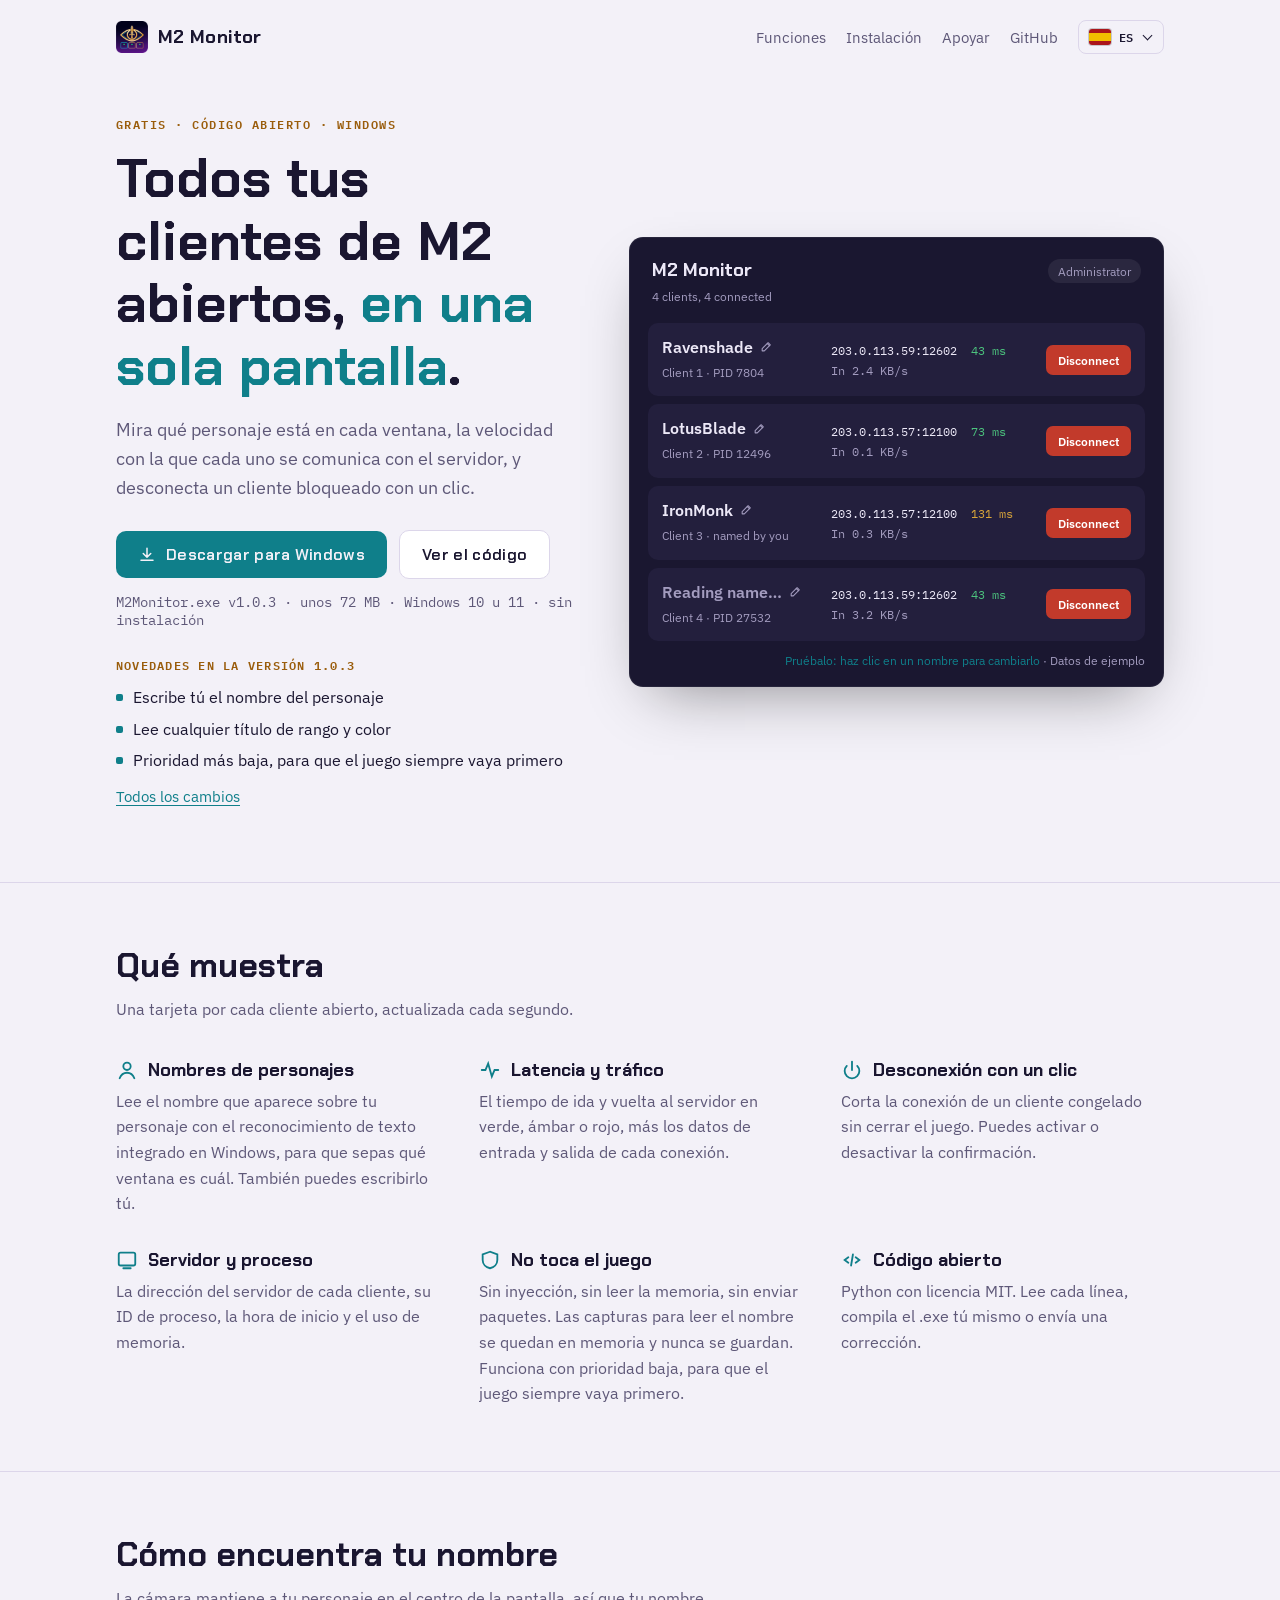
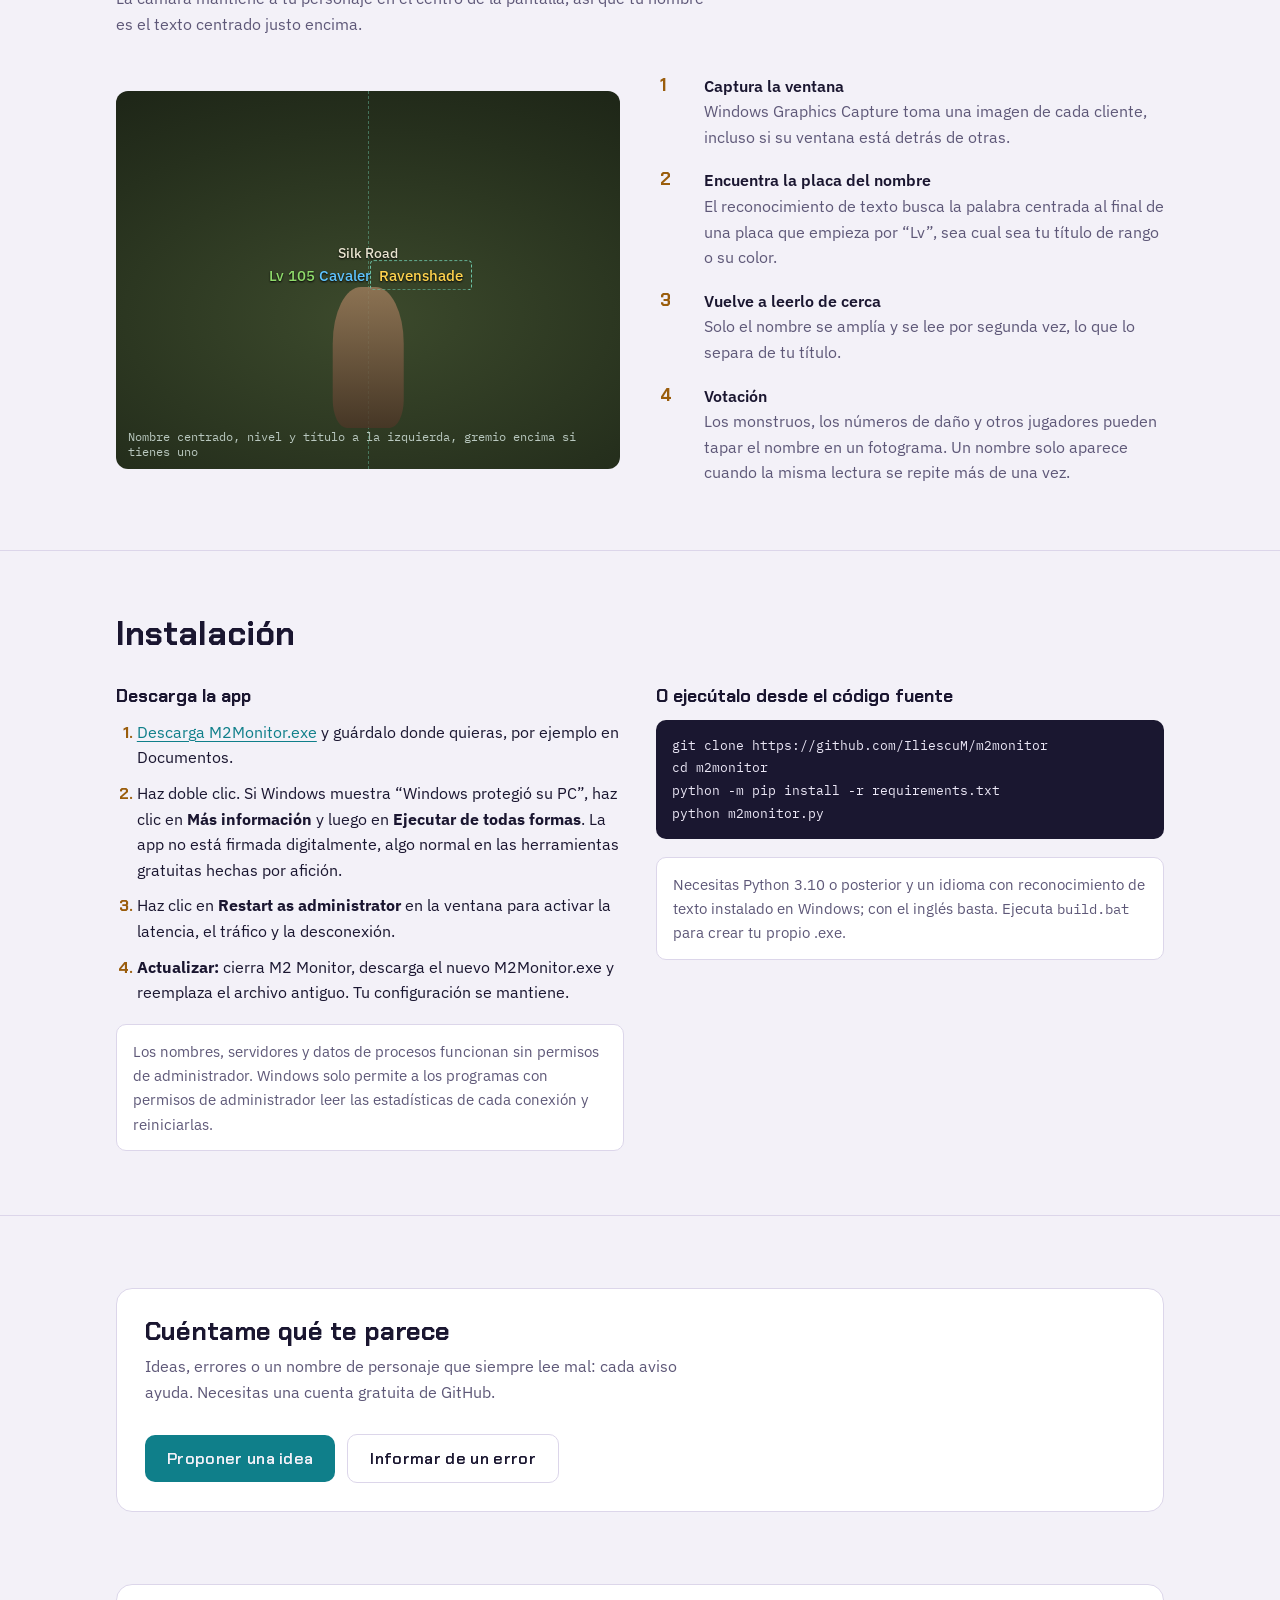
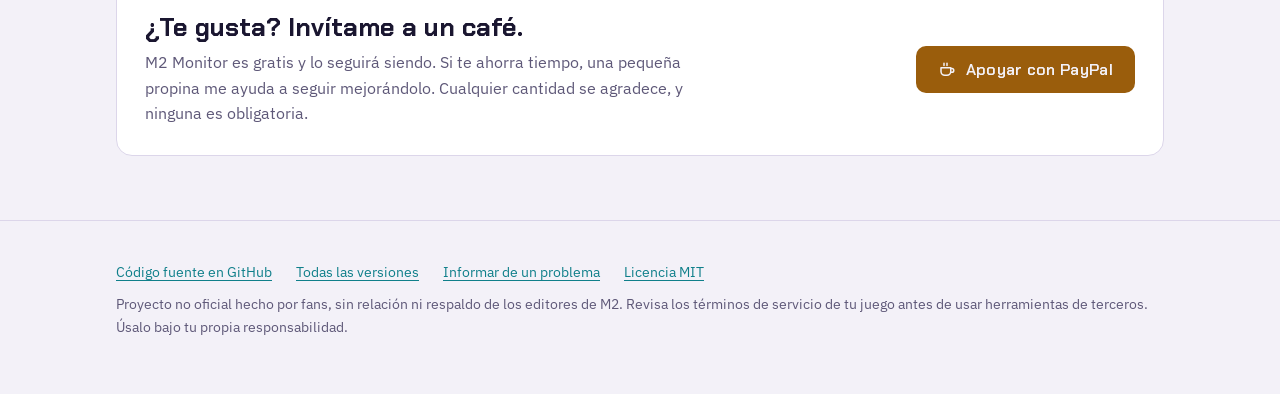
<file: docs/es/index.html>
<!doctype html>
<html lang="es">
<head>
<meta charset="utf-8">
<meta name="viewport" content="width=device-width, initial-scale=1, viewport-fit=cover">
<title>M2 Monitor – monitor gratuito de varios clientes de Metin2</title>
<meta name="description" content="App gratuita para Windows para jugadores de Metin2: cada cliente abierto con nombre del personaje, servidor, ping y tráfico. Desconexión con un clic.">
<link rel="canonical" href="https://m2monitor.app/es/">
<meta name="theme-color" content="#0c0a1c">
<meta property="og:type" content="website">
<meta property="og:site_name" content="M2 Monitor">
<meta property="og:title" content="M2 Monitor – monitor gratuito de varios clientes de Metin2">
<meta property="og:description" content="App gratuita para Windows para jugadores de Metin2: cada cliente abierto con nombre del personaje, servidor, ping y tráfico. Desconexión con un clic.">
<meta property="og:url" content="https://m2monitor.app/es/">
<meta property="og:image" content="https://m2monitor.app/og.png">
<meta property="og:image:width" content="1200">
<meta property="og:image:height" content="630">
<meta property="og:image:alt" content="M2 Monitor">
<meta property="og:locale" content="es_ES">
<meta property="og:locale:alternate" content="en_GB">
<meta property="og:locale:alternate" content="tr_TR">
<meta property="og:locale:alternate" content="ro_RO">
<meta property="og:locale:alternate" content="de_DE">
<meta property="og:locale:alternate" content="it_IT">
<meta property="og:locale:alternate" content="pl_PL">
<meta property="og:locale:alternate" content="pt_PT">
<meta property="og:locale:alternate" content="hu_HU">
<meta name="twitter:card" content="summary_large_image">
<meta name="twitter:title" content="M2 Monitor – monitor gratuito de varios clientes de Metin2">
<meta name="twitter:description" content="App gratuita para Windows para jugadores de Metin2: cada cliente abierto con nombre del personaje, servidor, ping y tráfico. Desconexión con un clic.">
<meta name="twitter:image" content="https://m2monitor.app/og.png">
<script type="application/ld+json">{"@context": "https://schema.org", "@type": "SoftwareApplication", "name": "M2 Monitor", "description": "App gratuita para Windows para jugadores de Metin2: cada cliente abierto con nombre del personaje, servidor, ping y tráfico. Desconexión con un clic.", "url": "https://m2monitor.app/es/", "inLanguage": "es", "operatingSystem": "Windows 10, Windows 11", "applicationCategory": "UtilitiesApplication", "applicationSubCategory": "Game utility", "downloadUrl": "https://github.com/IliescuM/m2monitor/releases/latest/download/M2Monitor.exe", "image": "https://m2monitor.app/og.png", "screenshot": "https://m2monitor.app/og.png", "isAccessibleForFree": true, "license": "https://opensource.org/licenses/MIT", "offers": {"@type": "Offer", "price": "0", "priceCurrency": "EUR"}, "author": {"@type": "Person", "name": "IliescuM", "url": "https://github.com/IliescuM"}, "softwareVersion": "1.0.3"}</script>
<link rel="alternate" hreflang="en" href="https://m2monitor.app/">
<link rel="alternate" hreflang="tr" href="https://m2monitor.app/tr/">
<link rel="alternate" hreflang="ro" href="https://m2monitor.app/ro/">
<link rel="alternate" hreflang="de" href="https://m2monitor.app/de/">
<link rel="alternate" hreflang="it" href="https://m2monitor.app/it/">
<link rel="alternate" hreflang="pl" href="https://m2monitor.app/pl/">
<link rel="alternate" hreflang="pt" href="https://m2monitor.app/pt/">
<link rel="alternate" hreflang="es" href="https://m2monitor.app/es/">
<link rel="alternate" hreflang="hu" href="https://m2monitor.app/hu/">
<link rel="alternate" hreflang="x-default" href="https://m2monitor.app/">
<link rel="icon" type="image/png" href="../icon.png">
<link rel="apple-touch-icon" href="../icon.png">
<link rel="preconnect" href="https://fonts.googleapis.com">
<link rel="preconnect" href="https://fonts.gstatic.com" crossorigin>
<link rel="stylesheet" href="https://fonts.googleapis.com/css2?family=Chakra+Petch:wght@500;600;700&family=IBM+Plex+Sans:wght@400;500;600&family=IBM+Plex+Mono:wght@400;500&display=swap">
<link rel="stylesheet" href="../style.css?v=d0723a3f14">
</head>
<body>

<header class="top">
  <div class="wrap">
    <a class="brand" href="./">
      <img src="../icon.png" alt="" width="32" height="32">
      M2 Monitor
    </a>
    <nav aria-label="Secciones">
      <a class="section-link" href="#features">Funciones</a>
      <a class="section-link" href="#install">Instalación</a>
      <a class="section-link" href="#tip">Apoyar</a>
      <a class="section-link" href="https://github.com/IliescuM/m2monitor">GitHub</a>
      <details class="lang-menu"><summary aria-label="Idioma"><img class="flag" src="../flags/es.svg" alt="" width="22" height="16"><span>ES</span></summary><ul><li><a href="../" hreflang="en" lang="en" data-lang="en"><img class="flag" src="../flags/gb.svg" alt="" width="22" height="16">English</a></li><li><a href="../tr/" hreflang="tr" lang="tr" data-lang="tr"><img class="flag" src="../flags/tr.svg" alt="" width="22" height="16">Türkçe</a></li><li><a href="../ro/" hreflang="ro" lang="ro" data-lang="ro"><img class="flag" src="../flags/ro.svg" alt="" width="22" height="16">Română</a></li><li><a href="../de/" hreflang="de" lang="de" data-lang="de"><img class="flag" src="../flags/de.svg" alt="" width="22" height="16">Deutsch</a></li><li><a href="../it/" hreflang="it" lang="it" data-lang="it"><img class="flag" src="../flags/it.svg" alt="" width="22" height="16">Italiano</a></li><li><a href="../pl/" hreflang="pl" lang="pl" data-lang="pl"><img class="flag" src="../flags/pl.svg" alt="" width="22" height="16">Polski</a></li><li><a href="../pt/" hreflang="pt" lang="pt" data-lang="pt"><img class="flag" src="../flags/pt.svg" alt="" width="22" height="16">Português</a></li><li><a href="../es/" hreflang="es" lang="es" data-lang="es" aria-current="page"><img class="flag" src="../flags/es.svg" alt="" width="22" height="16">Español</a></li><li><a href="../hu/" hreflang="hu" lang="hu" data-lang="hu"><img class="flag" src="../flags/hu.svg" alt="" width="22" height="16">Magyar</a></li></ul></details>
    </nav>
  </div>
</header>

<main>
  <section class="hero">
    <div class="wrap">
      <div>
        <p class="eyebrow">Gratis · Código abierto · Windows</p>
        <h1>Todos tus clientes de M2 abiertos, <em>en una sola pantalla</em>.</h1>
        <p class="lede">Mira qué personaje está en cada ventana, la velocidad con la que cada uno se comunica con el servidor, y desconecta un cliente bloqueado con un clic.</p>
        <div class="actions">
          <a class="btn btn-primary" href="https://github.com/IliescuM/m2monitor/releases/latest/download/M2Monitor.exe">
            <svg viewBox="0 0 24 24" fill="none" stroke="currentColor" stroke-width="2" stroke-linecap="round" stroke-linejoin="round" aria-hidden="true"><path d="M12 3v12m0 0-5-5m5 5 5-5M4 19h16"/></svg>
            Descargar para Windows
          </a>
          <a class="btn btn-ghost" href="https://github.com/IliescuM/m2monitor">Ver el código</a>
        </div>
        <p class="fine">M2Monitor.exe v1.0.3 · unos 72 MB · Windows 10 u 11 · sin instalación</p>
        <div class="whatsnew">
          <p class="whatsnew-title">Novedades en la versión 1.0.3</p>
          <ul>
            <li>Escribe tú el nombre del personaje</li>
            <li>Lee cualquier título de rango y color</li>
            <li>Prioridad más baja, para que el juego siempre vaya primero</li>
          </ul>
          <a href="https://github.com/IliescuM/m2monitor/releases/latest">Todos los cambios</a>
        </div>
      </div>

      <div class="mock" aria-label="Ejemplo de la ventana de M2 Monitor con cuatro clientes del juego" data-save="Guardar" data-cancel="Cancelar">
        <div class="mock-head">
          <div><b>M2 Monitor</b><br><span>4 clients, 4 connected</span></div>
          <span class="pill">Administrator</span>
        </div>
        <div class="client">
          <div class="who"><div class="mname-row"><b class="mname">Ravenshade</b><button type="button" class="pen-btn" aria-label="Editar nombre"><svg viewBox="0 0 24 24" fill="none" stroke="currentColor" stroke-width="2" stroke-linecap="round" stroke-linejoin="round" aria-hidden="true"><path d="M4 20h4L19 9l-4-4L4 16z"/><path d="M13.5 6.5l4 4"/></svg></button></div><small data-base="Client 1 · PID 7804">Client 1 · PID 7804</small></div>
          <div class="stats"><span class="srv">203.0.113.59:12602</span><span class="rtt" data-base="47">47 ms</span><span>In 2.4 KB/s</span></div>
          <span class="dc">Disconnect</span>
        </div>
        <div class="client">
          <div class="who"><div class="mname-row"><b class="mname">LotusBlade</b><button type="button" class="pen-btn" aria-label="Editar nombre"><svg viewBox="0 0 24 24" fill="none" stroke="currentColor" stroke-width="2" stroke-linecap="round" stroke-linejoin="round" aria-hidden="true"><path d="M4 20h4L19 9l-4-4L4 16z"/><path d="M13.5 6.5l4 4"/></svg></button></div><small data-base="Client 2 · PID 12496">Client 2 · PID 12496</small></div>
          <div class="stats"><span class="srv">203.0.113.57:12100</span><span class="rtt" data-base="69">69 ms</span><span>In 0.1 KB/s</span></div>
          <span class="dc">Disconnect</span>
        </div>
        <div class="client">
          <div class="who"><div class="mname-row"><b class="mname">IronMonk</b><button type="button" class="pen-btn" aria-label="Editar nombre"><svg viewBox="0 0 24 24" fill="none" stroke="currentColor" stroke-width="2" stroke-linecap="round" stroke-linejoin="round" aria-hidden="true"><path d="M4 20h4L19 9l-4-4L4 16z"/><path d="M13.5 6.5l4 4"/></svg></button></div><small data-base="Client 3 · PID 22628">Client 3 · named by you</small></div>
          <div class="stats"><span class="srv">203.0.113.57:12100</span><span class="rtt" data-base="128">128 ms</span><span>In 0.3 KB/s</span></div>
          <span class="dc">Disconnect</span>
        </div>
        <div class="client reading">
          <div class="who"><div class="mname-row"><b class="mname" data-auto="1">Reading name…</b><button type="button" class="pen-btn" aria-label="Editar nombre"><svg viewBox="0 0 24 24" fill="none" stroke="currentColor" stroke-width="2" stroke-linecap="round" stroke-linejoin="round" aria-hidden="true"><path d="M4 20h4L19 9l-4-4L4 16z"/><path d="M13.5 6.5l4 4"/></svg></button></div><small data-base="Client 4 · PID 27532">Client 4 · PID 27532</small></div>
          <div class="stats"><span class="srv">203.0.113.59:12602</span><span class="rtt" data-base="46">46 ms</span><span>In 3.2 KB/s</span></div>
          <span class="dc">Disconnect</span>
        </div>
        <p class="example-note"><span class="mock-hint">Pruébalo: haz clic en un nombre para cambiarlo</span> · Datos de ejemplo</p>
      </div>
    </div>
  </section>

  <section class="block" id="features">
    <div class="wrap">
      <h2>Qué muestra</h2>
      <p class="intro">Una tarjeta por cada cliente abierto, actualizada cada segundo.</p>
      <div class="features">
        <div class="feature">
          <h3><svg viewBox="0 0 24 24" fill="none" stroke="currentColor" stroke-width="2" stroke-linecap="round" aria-hidden="true"><circle cx="12" cy="8" r="4"/><path d="M4 21c1.5-4 4.5-6 8-6s6.5 2 8 6"/></svg>Nombres de personajes</h3>
          <p>Lee el nombre que aparece sobre tu personaje con el reconocimiento de texto integrado en Windows, para que sepas qué ventana es cuál. También puedes escribirlo tú.</p>
        </div>
        <div class="feature">
          <h3><svg viewBox="0 0 24 24" fill="none" stroke="currentColor" stroke-width="2" stroke-linecap="round" aria-hidden="true"><path d="M3 12h4l3-7 4 14 3-7h4"/></svg>Latencia y tráfico</h3>
          <p>El tiempo de ida y vuelta al servidor en verde, ámbar o rojo, más los datos de entrada y salida de cada conexión.</p>
        </div>
        <div class="feature">
          <h3><svg viewBox="0 0 24 24" fill="none" stroke="currentColor" stroke-width="2" stroke-linecap="round" aria-hidden="true"><path d="M12 3v9"/><path d="M6.3 7.5a8 8 0 1 0 11.4 0"/></svg>Desconexión con un clic</h3>
          <p>Corta la conexión de un cliente congelado sin cerrar el juego. Puedes activar o desactivar la confirmación.</p>
        </div>
        <div class="feature">
          <h3><svg viewBox="0 0 24 24" fill="none" stroke="currentColor" stroke-width="2" stroke-linecap="round" aria-hidden="true"><rect x="3" y="4" width="18" height="14" rx="2"/><path d="M8 21h8"/></svg>Servidor y proceso</h3>
          <p>La dirección del servidor de cada cliente, su ID de proceso, la hora de inicio y el uso de memoria.</p>
        </div>
        <div class="feature">
          <h3><svg viewBox="0 0 24 24" fill="none" stroke="currentColor" stroke-width="2" stroke-linecap="round" aria-hidden="true"><path d="M12 3 4 6v6c0 4.5 3.4 8 8 9 4.6-1 8-4.5 8-9V6z"/></svg>No toca el juego</h3>
          <p>Sin inyección, sin leer la memoria, sin enviar paquetes. Las capturas para leer el nombre se quedan en memoria y nunca se guardan. Funciona con prioridad baja, para que el juego siempre vaya primero.</p>
        </div>
        <div class="feature">
          <h3><svg viewBox="0 0 24 24" fill="none" stroke="currentColor" stroke-width="2" stroke-linecap="round" aria-hidden="true"><path d="M8 9l-4 3 4 3M16 9l4 3-4 3M13 6l-2 12"/></svg>Código abierto</h3>
          <p>Python con licencia MIT. Lee cada línea, compila el .exe tú mismo o envía una corrección.</p>
        </div>
      </div>
    </div>
  </section>

  <section class="block">
    <div class="wrap">
      <h2>Cómo encuentra tu nombre</h2>
      <p class="intro">La cámara mantiene a tu personaje en el centro de la pantalla, así que tu nombre es el texto centrado justo encima.</p>
      <div class="ocr">
        <figure class="scene" style="margin:0">
          <span class="crosshair" aria-hidden="true"></span>
          <span class="hero-figure" aria-hidden="true"></span>
          <div class="plate">
            <div class="guild">Silk Road</div>
            <div class="line"><span class="lv">Lv 105</span> <span class="title">Cavaler</span> <span class="name">Ravenshade</span></div>
          </div>
          <figcaption>Nombre centrado, nivel y título a la izquierda, gremio encima si tienes uno</figcaption>
        </figure>
        <ol class="steps">
          <li><div><b>Captura la ventana</b><span>Windows Graphics Capture toma una imagen de cada cliente, incluso si su ventana está detrás de otras.</span></div></li>
          <li><div><b>Encuentra la placa del nombre</b><span>El reconocimiento de texto busca la palabra centrada al final de una placa que empieza por “Lv”, sea cual sea tu título de rango o su color.</span></div></li>
          <li><div><b>Vuelve a leerlo de cerca</b><span>Solo el nombre se amplía y se lee por segunda vez, lo que lo separa de tu título.</span></div></li>
          <li><div><b>Votación</b><span>Los monstruos, los números de daño y otros jugadores pueden tapar el nombre en un fotograma. Un nombre solo aparece cuando la misma lectura se repite más de una vez.</span></div></li>
        </ol>
      </div>
    </div>
  </section>

  <section class="block" id="install">
    <div class="wrap">
      <h2>Instalación</h2>
      <div class="install">
        <div>
          <h3>Descarga la app</h3>
          <ol>
            <li><a href="https://github.com/IliescuM/m2monitor/releases/latest/download/M2Monitor.exe">Descarga M2Monitor.exe</a> y guárdalo donde quieras, por ejemplo en Documentos.</li>
            <li>Haz doble clic. Si Windows muestra “Windows protegió su PC”, haz clic en <b>Más información</b> y luego en <b>Ejecutar de todas formas</b>. La app no está firmada digitalmente, algo normal en las herramientas gratuitas hechas por afición.</li>
            <li>Haz clic en <b>Restart as administrator</b> en la ventana para activar la latencia, el tráfico y la desconexión.</li>
            <li><b>Actualizar:</b> cierra M2 Monitor, descarga el nuevo M2Monitor.exe y reemplaza el archivo antiguo. Tu configuración se mantiene.</li>
          </ol>
          <p class="note">Los nombres, servidores y datos de procesos funcionan sin permisos de administrador. Windows solo permite a los programas con permisos de administrador leer las estadísticas de cada conexión y reiniciarlas.</p>
        </div>
        <div>
          <h3>O ejecútalo desde el código fuente</h3>
          <pre><code>git clone https://github.com/IliescuM/m2monitor
cd m2monitor
python -m pip install -r requirements.txt
python m2monitor.py</code></pre>
          <p class="note">Necesitas Python 3.10 o posterior y un idioma con reconocimiento de texto instalado en Windows; con el inglés basta. Ejecuta <code>build.bat</code> para crear tu propio .exe.</p>
        </div>
      </div>
    </div>
  </section>

  <section class="block" id="feedback">
    <div class="wrap">
      <div class="tip">
        <div class="copy">
          <h2>Cuéntame qué te parece</h2>
          <p>Ideas, errores o un nombre de personaje que siempre lee mal: cada aviso ayuda. Necesitas una cuenta gratuita de GitHub.</p>
        </div>
        <div class="actions">
          <a class="btn btn-primary" href="https://github.com/IliescuM/m2monitor/discussions/new?category=ideas">Proponer una idea</a>
          <a class="btn btn-ghost" href="https://github.com/IliescuM/m2monitor/issues/new?template=bug_report.yml">Informar de un error</a>
        </div>
      </div>
    </div>
  </section>

  <section class="block" id="tip">
    <div class="wrap">
      <div class="tip">
        <div class="copy">
          <h2>¿Te gusta? Invítame a un café.</h2>
          <p>M2 Monitor es gratis y lo seguirá siendo. Si te ahorra tiempo, una pequeña propina me ayuda a seguir mejorándolo. Cualquier cantidad se agradece, y ninguna es obligatoria.</p>
        </div>
        <a class="btn btn-tip" href="https://paypal.me/IliescuM">
          <svg viewBox="0 0 24 24" fill="none" stroke="currentColor" stroke-width="2" stroke-linecap="round" stroke-linejoin="round" aria-hidden="true"><path d="M4 9h13v5a5 5 0 0 1-5 5H9a5 5 0 0 1-5-5z"/><path d="M17 10h1.5a2.5 2.5 0 0 1 0 5H17M8 3v3M12 3v3"/></svg>
          Apoyar con PayPal
        </a>
      </div>
    </div>
  </section>
</main>

<footer>
  <div class="wrap">
    <div class="row">
      <a href="https://github.com/IliescuM/m2monitor">Código fuente en GitHub</a>
      <a href="https://github.com/IliescuM/m2monitor/releases">Todas las versiones</a>
      <a href="https://github.com/IliescuM/m2monitor/issues">Informar de un problema</a>
      <a href="https://github.com/IliescuM/m2monitor/blob/main/LICENSE">Licencia MIT</a>
    </div>
    <p>Proyecto no oficial hecho por fans, sin relación ni respaldo de los editores de M2. Revisa los términos de servicio de tu juego antes de usar herramientas de terceros. Úsalo bajo tu propia responsabilidad.</p>
  </div>
</footer>

<script src="../site.js?v=6a04e72273"></script>
</body>
</html>
</file>
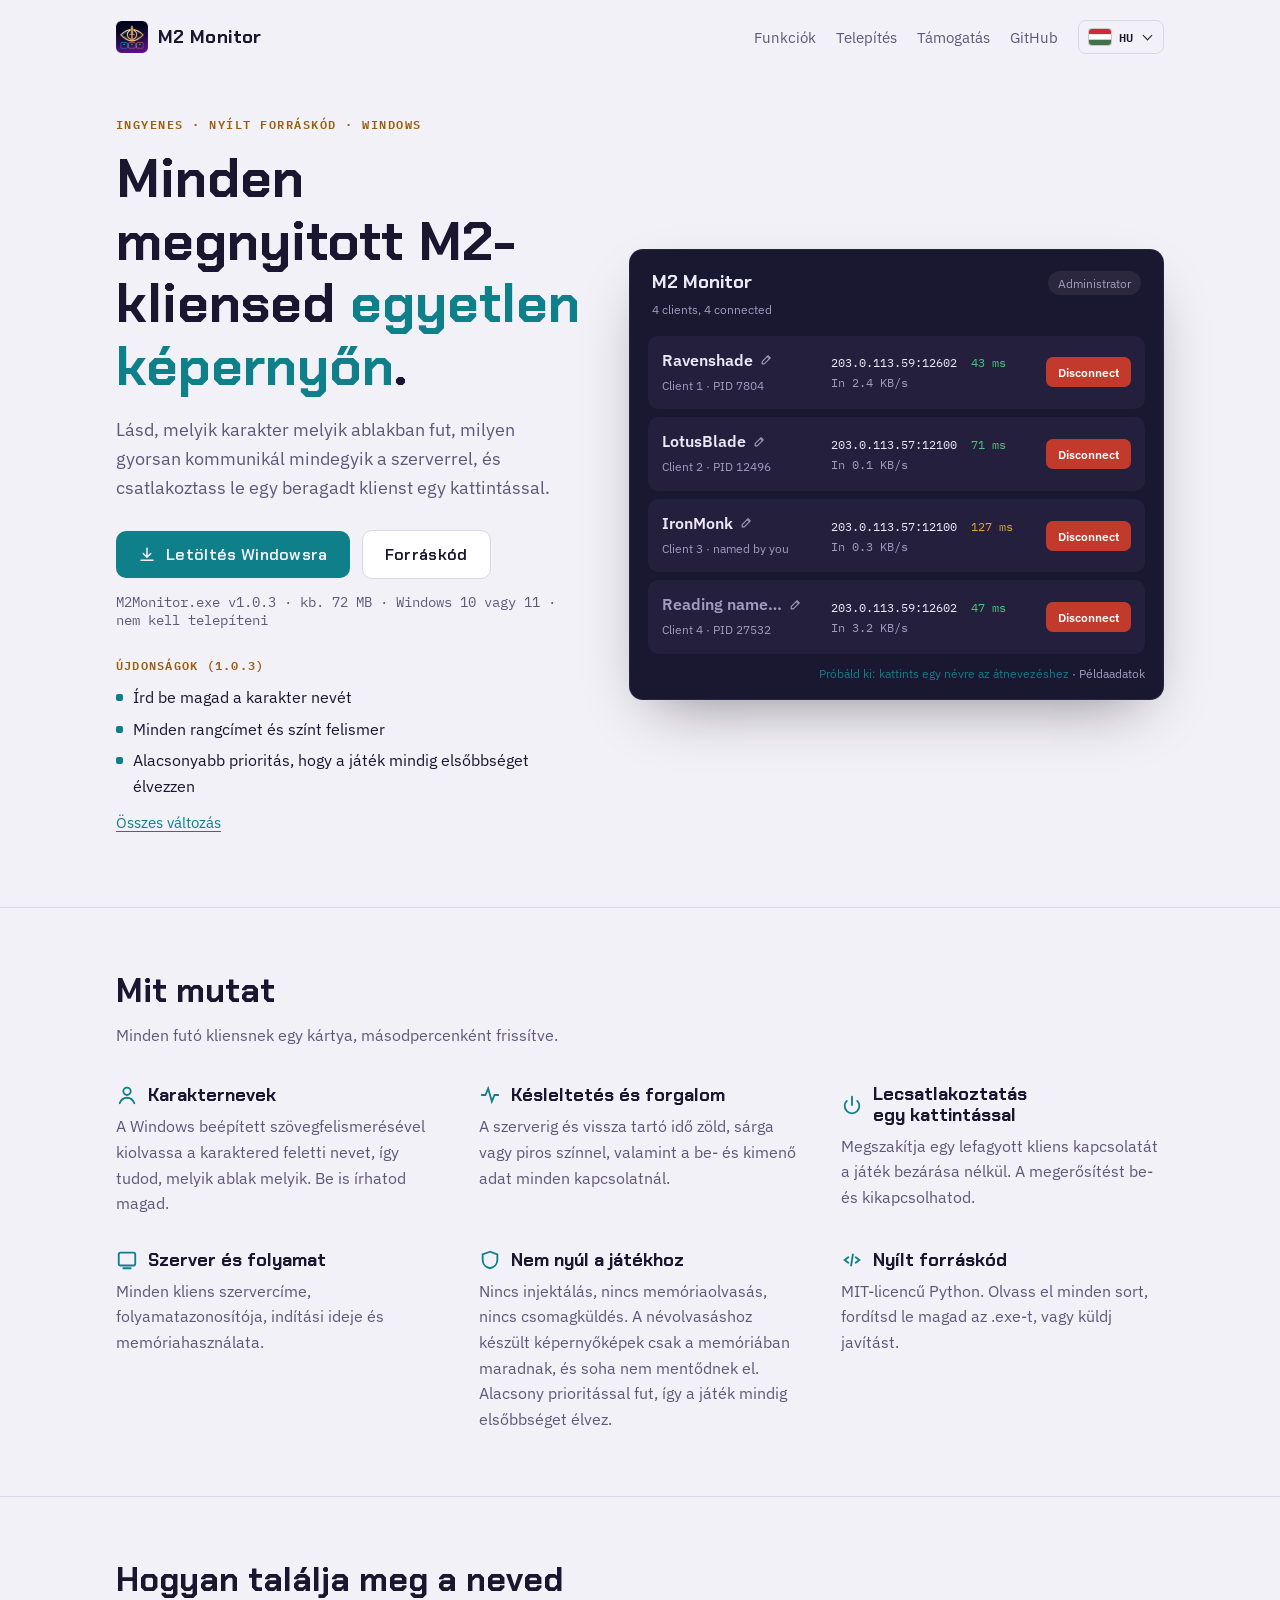
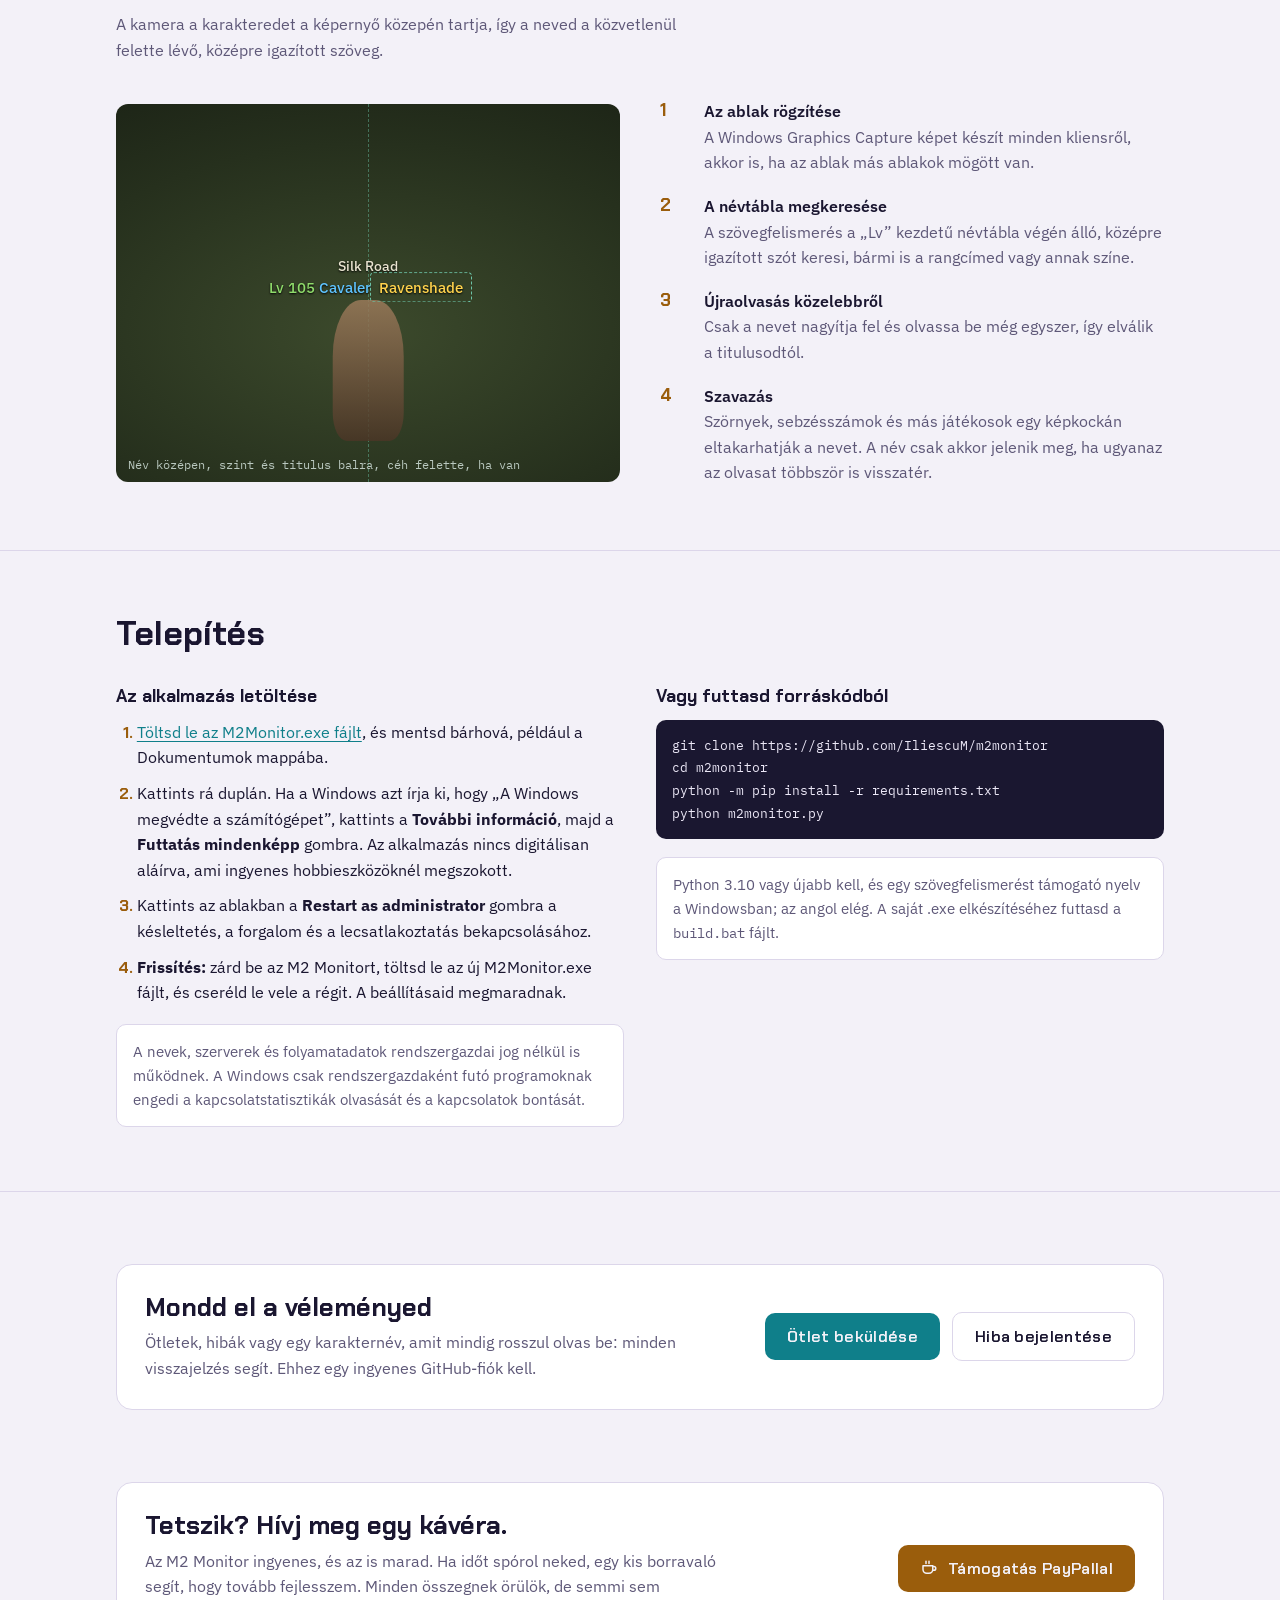
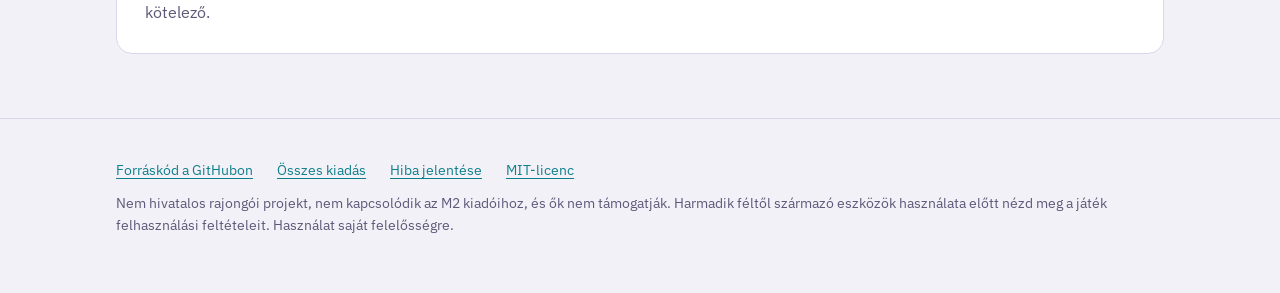
<file: docs/hu/index.html>
<!doctype html>
<html lang="hu">
<head>
<meta charset="utf-8">
<meta name="viewport" content="width=device-width, initial-scale=1, viewport-fit=cover">
<title>M2 Monitor – ingyenes többkliens-figyelő Metin2-höz</title>
<meta name="description" content="Ingyenes Windows-alkalmazás Metin2-játékosoknak: minden kliens karakternévvel, szerverrel, pinggel és forgalommal. Lecsatlakoztatás egy kattintással.">
<link rel="canonical" href="https://m2monitor.app/hu/">
<meta name="theme-color" content="#0c0a1c">
<meta property="og:type" content="website">
<meta property="og:site_name" content="M2 Monitor">
<meta property="og:title" content="M2 Monitor – ingyenes többkliens-figyelő Metin2-höz">
<meta property="og:description" content="Ingyenes Windows-alkalmazás Metin2-játékosoknak: minden kliens karakternévvel, szerverrel, pinggel és forgalommal. Lecsatlakoztatás egy kattintással.">
<meta property="og:url" content="https://m2monitor.app/hu/">
<meta property="og:image" content="https://m2monitor.app/og.png">
<meta property="og:image:width" content="1200">
<meta property="og:image:height" content="630">
<meta property="og:image:alt" content="M2 Monitor">
<meta property="og:locale" content="hu_HU">
<meta property="og:locale:alternate" content="en_GB">
<meta property="og:locale:alternate" content="tr_TR">
<meta property="og:locale:alternate" content="ro_RO">
<meta property="og:locale:alternate" content="de_DE">
<meta property="og:locale:alternate" content="it_IT">
<meta property="og:locale:alternate" content="pl_PL">
<meta property="og:locale:alternate" content="pt_PT">
<meta property="og:locale:alternate" content="es_ES">
<meta name="twitter:card" content="summary_large_image">
<meta name="twitter:title" content="M2 Monitor – ingyenes többkliens-figyelő Metin2-höz">
<meta name="twitter:description" content="Ingyenes Windows-alkalmazás Metin2-játékosoknak: minden kliens karakternévvel, szerverrel, pinggel és forgalommal. Lecsatlakoztatás egy kattintással.">
<meta name="twitter:image" content="https://m2monitor.app/og.png">
<script type="application/ld+json">{"@context": "https://schema.org", "@type": "SoftwareApplication", "name": "M2 Monitor", "description": "Ingyenes Windows-alkalmazás Metin2-játékosoknak: minden kliens karakternévvel, szerverrel, pinggel és forgalommal. Lecsatlakoztatás egy kattintással.", "url": "https://m2monitor.app/hu/", "inLanguage": "hu", "operatingSystem": "Windows 10, Windows 11", "applicationCategory": "UtilitiesApplication", "applicationSubCategory": "Game utility", "downloadUrl": "https://github.com/IliescuM/m2monitor/releases/latest/download/M2Monitor.exe", "image": "https://m2monitor.app/og.png", "screenshot": "https://m2monitor.app/og.png", "isAccessibleForFree": true, "license": "https://opensource.org/licenses/MIT", "offers": {"@type": "Offer", "price": "0", "priceCurrency": "EUR"}, "author": {"@type": "Person", "name": "IliescuM", "url": "https://github.com/IliescuM"}, "softwareVersion": "1.0.3"}</script>
<link rel="alternate" hreflang="en" href="https://m2monitor.app/">
<link rel="alternate" hreflang="tr" href="https://m2monitor.app/tr/">
<link rel="alternate" hreflang="ro" href="https://m2monitor.app/ro/">
<link rel="alternate" hreflang="de" href="https://m2monitor.app/de/">
<link rel="alternate" hreflang="it" href="https://m2monitor.app/it/">
<link rel="alternate" hreflang="pl" href="https://m2monitor.app/pl/">
<link rel="alternate" hreflang="pt" href="https://m2monitor.app/pt/">
<link rel="alternate" hreflang="es" href="https://m2monitor.app/es/">
<link rel="alternate" hreflang="hu" href="https://m2monitor.app/hu/">
<link rel="alternate" hreflang="x-default" href="https://m2monitor.app/">
<link rel="icon" type="image/png" href="../icon.png">
<link rel="apple-touch-icon" href="../icon.png">
<link rel="preconnect" href="https://fonts.googleapis.com">
<link rel="preconnect" href="https://fonts.gstatic.com" crossorigin>
<link rel="stylesheet" href="https://fonts.googleapis.com/css2?family=Chakra+Petch:wght@500;600;700&family=IBM+Plex+Sans:wght@400;500;600&family=IBM+Plex+Mono:wght@400;500&display=swap">
<link rel="stylesheet" href="../style.css?v=d0723a3f14">
</head>
<body>

<header class="top">
  <div class="wrap">
    <a class="brand" href="./">
      <img src="../icon.png" alt="" width="32" height="32">
      M2 Monitor
    </a>
    <nav aria-label="Szakaszok">
      <a class="section-link" href="#features">Funkciók</a>
      <a class="section-link" href="#install">Telepítés</a>
      <a class="section-link" href="#tip">Támogatás</a>
      <a class="section-link" href="https://github.com/IliescuM/m2monitor">GitHub</a>
      <details class="lang-menu"><summary aria-label="Nyelv"><img class="flag" src="../flags/hu.svg" alt="" width="22" height="16"><span>HU</span></summary><ul><li><a href="../" hreflang="en" lang="en" data-lang="en"><img class="flag" src="../flags/gb.svg" alt="" width="22" height="16">English</a></li><li><a href="../tr/" hreflang="tr" lang="tr" data-lang="tr"><img class="flag" src="../flags/tr.svg" alt="" width="22" height="16">Türkçe</a></li><li><a href="../ro/" hreflang="ro" lang="ro" data-lang="ro"><img class="flag" src="../flags/ro.svg" alt="" width="22" height="16">Română</a></li><li><a href="../de/" hreflang="de" lang="de" data-lang="de"><img class="flag" src="../flags/de.svg" alt="" width="22" height="16">Deutsch</a></li><li><a href="../it/" hreflang="it" lang="it" data-lang="it"><img class="flag" src="../flags/it.svg" alt="" width="22" height="16">Italiano</a></li><li><a href="../pl/" hreflang="pl" lang="pl" data-lang="pl"><img class="flag" src="../flags/pl.svg" alt="" width="22" height="16">Polski</a></li><li><a href="../pt/" hreflang="pt" lang="pt" data-lang="pt"><img class="flag" src="../flags/pt.svg" alt="" width="22" height="16">Português</a></li><li><a href="../es/" hreflang="es" lang="es" data-lang="es"><img class="flag" src="../flags/es.svg" alt="" width="22" height="16">Español</a></li><li><a href="../hu/" hreflang="hu" lang="hu" data-lang="hu" aria-current="page"><img class="flag" src="../flags/hu.svg" alt="" width="22" height="16">Magyar</a></li></ul></details>
    </nav>
  </div>
</header>

<main>
  <section class="hero">
    <div class="wrap">
      <div>
        <p class="eyebrow">Ingyenes · Nyílt forráskód · Windows</p>
        <h1>Minden megnyitott M2-kliensed <em>egyetlen képernyőn</em>.</h1>
        <p class="lede">Lásd, melyik karakter melyik ablakban fut, milyen gyorsan kommunikál mindegyik a szerverrel, és csatlakoztass le egy beragadt klienst egy kattintással.</p>
        <div class="actions">
          <a class="btn btn-primary" href="https://github.com/IliescuM/m2monitor/releases/latest/download/M2Monitor.exe">
            <svg viewBox="0 0 24 24" fill="none" stroke="currentColor" stroke-width="2" stroke-linecap="round" stroke-linejoin="round" aria-hidden="true"><path d="M12 3v12m0 0-5-5m5 5 5-5M4 19h16"/></svg>
            Letöltés Windowsra
          </a>
          <a class="btn btn-ghost" href="https://github.com/IliescuM/m2monitor">Forráskód</a>
        </div>
        <p class="fine">M2Monitor.exe v1.0.3 · kb. 72 MB · Windows 10 vagy 11 · nem kell telepíteni</p>
        <div class="whatsnew">
          <p class="whatsnew-title">Újdonságok (1.0.3)</p>
          <ul>
            <li>Írd be magad a karakter nevét</li>
            <li>Minden rangcímet és színt felismer</li>
            <li>Alacsonyabb prioritás, hogy a játék mindig elsőbbséget élvezzen</li>
          </ul>
          <a href="https://github.com/IliescuM/m2monitor/releases/latest">Összes változás</a>
        </div>
      </div>

      <div class="mock" aria-label="Példa az M2 Monitor ablakára négy játékklienssel" data-save="Mentés" data-cancel="Mégse">
        <div class="mock-head">
          <div><b>M2 Monitor</b><br><span>4 clients, 4 connected</span></div>
          <span class="pill">Administrator</span>
        </div>
        <div class="client">
          <div class="who"><div class="mname-row"><b class="mname">Ravenshade</b><button type="button" class="pen-btn" aria-label="Név szerkesztése"><svg viewBox="0 0 24 24" fill="none" stroke="currentColor" stroke-width="2" stroke-linecap="round" stroke-linejoin="round" aria-hidden="true"><path d="M4 20h4L19 9l-4-4L4 16z"/><path d="M13.5 6.5l4 4"/></svg></button></div><small data-base="Client 1 · PID 7804">Client 1 · PID 7804</small></div>
          <div class="stats"><span class="srv">203.0.113.59:12602</span><span class="rtt" data-base="47">47 ms</span><span>In 2.4 KB/s</span></div>
          <span class="dc">Disconnect</span>
        </div>
        <div class="client">
          <div class="who"><div class="mname-row"><b class="mname">LotusBlade</b><button type="button" class="pen-btn" aria-label="Név szerkesztése"><svg viewBox="0 0 24 24" fill="none" stroke="currentColor" stroke-width="2" stroke-linecap="round" stroke-linejoin="round" aria-hidden="true"><path d="M4 20h4L19 9l-4-4L4 16z"/><path d="M13.5 6.5l4 4"/></svg></button></div><small data-base="Client 2 · PID 12496">Client 2 · PID 12496</small></div>
          <div class="stats"><span class="srv">203.0.113.57:12100</span><span class="rtt" data-base="69">69 ms</span><span>In 0.1 KB/s</span></div>
          <span class="dc">Disconnect</span>
        </div>
        <div class="client">
          <div class="who"><div class="mname-row"><b class="mname">IronMonk</b><button type="button" class="pen-btn" aria-label="Név szerkesztése"><svg viewBox="0 0 24 24" fill="none" stroke="currentColor" stroke-width="2" stroke-linecap="round" stroke-linejoin="round" aria-hidden="true"><path d="M4 20h4L19 9l-4-4L4 16z"/><path d="M13.5 6.5l4 4"/></svg></button></div><small data-base="Client 3 · PID 22628">Client 3 · named by you</small></div>
          <div class="stats"><span class="srv">203.0.113.57:12100</span><span class="rtt" data-base="128">128 ms</span><span>In 0.3 KB/s</span></div>
          <span class="dc">Disconnect</span>
        </div>
        <div class="client reading">
          <div class="who"><div class="mname-row"><b class="mname" data-auto="1">Reading name…</b><button type="button" class="pen-btn" aria-label="Név szerkesztése"><svg viewBox="0 0 24 24" fill="none" stroke="currentColor" stroke-width="2" stroke-linecap="round" stroke-linejoin="round" aria-hidden="true"><path d="M4 20h4L19 9l-4-4L4 16z"/><path d="M13.5 6.5l4 4"/></svg></button></div><small data-base="Client 4 · PID 27532">Client 4 · PID 27532</small></div>
          <div class="stats"><span class="srv">203.0.113.59:12602</span><span class="rtt" data-base="46">46 ms</span><span>In 3.2 KB/s</span></div>
          <span class="dc">Disconnect</span>
        </div>
        <p class="example-note"><span class="mock-hint">Próbáld ki: kattints egy névre az átnevezéshez</span> · Példaadatok</p>
      </div>
    </div>
  </section>

  <section class="block" id="features">
    <div class="wrap">
      <h2>Mit mutat</h2>
      <p class="intro">Minden futó kliensnek egy kártya, másodpercenként frissítve.</p>
      <div class="features">
        <div class="feature">
          <h3><svg viewBox="0 0 24 24" fill="none" stroke="currentColor" stroke-width="2" stroke-linecap="round" aria-hidden="true"><circle cx="12" cy="8" r="4"/><path d="M4 21c1.5-4 4.5-6 8-6s6.5 2 8 6"/></svg>Karakternevek</h3>
          <p>A Windows beépített szövegfelismerésével kiolvassa a karaktered feletti nevet, így tudod, melyik ablak melyik. Be is írhatod magad.</p>
        </div>
        <div class="feature">
          <h3><svg viewBox="0 0 24 24" fill="none" stroke="currentColor" stroke-width="2" stroke-linecap="round" aria-hidden="true"><path d="M3 12h4l3-7 4 14 3-7h4"/></svg>Késleltetés és forgalom</h3>
          <p>A szerverig és vissza tartó idő zöld, sárga vagy piros színnel, valamint a be- és kimenő adat minden kapcsolatnál.</p>
        </div>
        <div class="feature">
          <h3><svg viewBox="0 0 24 24" fill="none" stroke="currentColor" stroke-width="2" stroke-linecap="round" aria-hidden="true"><path d="M12 3v9"/><path d="M6.3 7.5a8 8 0 1 0 11.4 0"/></svg>Lecsatlakoztatás egy kattintással</h3>
          <p>Megszakítja egy lefagyott kliens kapcsolatát a játék bezárása nélkül. A megerősítést be- és kikapcsolhatod.</p>
        </div>
        <div class="feature">
          <h3><svg viewBox="0 0 24 24" fill="none" stroke="currentColor" stroke-width="2" stroke-linecap="round" aria-hidden="true"><rect x="3" y="4" width="18" height="14" rx="2"/><path d="M8 21h8"/></svg>Szerver és folyamat</h3>
          <p>Minden kliens szervercíme, folyamatazonosítója, indítási ideje és memóriahasználata.</p>
        </div>
        <div class="feature">
          <h3><svg viewBox="0 0 24 24" fill="none" stroke="currentColor" stroke-width="2" stroke-linecap="round" aria-hidden="true"><path d="M12 3 4 6v6c0 4.5 3.4 8 8 9 4.6-1 8-4.5 8-9V6z"/></svg>Nem nyúl a játékhoz</h3>
          <p>Nincs injektálás, nincs memóriaolvasás, nincs csomagküldés. A névolvasáshoz készült képernyőképek csak a memóriában maradnak, és soha nem mentődnek el. Alacsony prioritással fut, így a játék mindig elsőbbséget élvez.</p>
        </div>
        <div class="feature">
          <h3><svg viewBox="0 0 24 24" fill="none" stroke="currentColor" stroke-width="2" stroke-linecap="round" aria-hidden="true"><path d="M8 9l-4 3 4 3M16 9l4 3-4 3M13 6l-2 12"/></svg>Nyílt forráskód</h3>
          <p>MIT-licencű Python. Olvass el minden sort, fordítsd le magad az .exe-t, vagy küldj javítást.</p>
        </div>
      </div>
    </div>
  </section>

  <section class="block">
    <div class="wrap">
      <h2>Hogyan találja meg a neved</h2>
      <p class="intro">A kamera a karakteredet a képernyő közepén tartja, így a neved a közvetlenül felette lévő, középre igazított szöveg.</p>
      <div class="ocr">
        <figure class="scene" style="margin:0">
          <span class="crosshair" aria-hidden="true"></span>
          <span class="hero-figure" aria-hidden="true"></span>
          <div class="plate">
            <div class="guild">Silk Road</div>
            <div class="line"><span class="lv">Lv 105</span> <span class="title">Cavaler</span> <span class="name">Ravenshade</span></div>
          </div>
          <figcaption>Név középen, szint és titulus balra, céh felette, ha van</figcaption>
        </figure>
        <ol class="steps">
          <li><div><b>Az ablak rögzítése</b><span>A Windows Graphics Capture képet készít minden kliensről, akkor is, ha az ablak más ablakok mögött van.</span></div></li>
          <li><div><b>A névtábla megkeresése</b><span>A szövegfelismerés a „Lv” kezdetű névtábla végén álló, középre igazított szót keresi, bármi is a rangcímed vagy annak színe.</span></div></li>
          <li><div><b>Újraolvasás közelebbről</b><span>Csak a nevet nagyítja fel és olvassa be még egyszer, így elválik a titulusodtól.</span></div></li>
          <li><div><b>Szavazás</b><span>Szörnyek, sebzésszámok és más játékosok egy képkockán eltakarhatják a nevet. A név csak akkor jelenik meg, ha ugyanaz az olvasat többször is visszatér.</span></div></li>
        </ol>
      </div>
    </div>
  </section>

  <section class="block" id="install">
    <div class="wrap">
      <h2>Telepítés</h2>
      <div class="install">
        <div>
          <h3>Az alkalmazás letöltése</h3>
          <ol>
            <li><a href="https://github.com/IliescuM/m2monitor/releases/latest/download/M2Monitor.exe">Töltsd le az M2Monitor.exe fájlt</a>, és mentsd bárhová, például a Dokumentumok mappába.</li>
            <li>Kattints rá duplán. Ha a Windows azt írja ki, hogy „A Windows megvédte a számítógépet”, kattints a <b>További információ</b>, majd a <b>Futtatás mindenképp</b> gombra. Az alkalmazás nincs digitálisan aláírva, ami ingyenes hobbieszközöknél megszokott.</li>
            <li>Kattints az ablakban a <b>Restart as administrator</b> gombra a késleltetés, a forgalom és a lecsatlakoztatás bekapcsolásához.</li>
            <li><b>Frissítés:</b> zárd be az M2 Monitort, töltsd le az új M2Monitor.exe fájlt, és cseréld le vele a régit. A beállításaid megmaradnak.</li>
          </ol>
          <p class="note">A nevek, szerverek és folyamatadatok rendszergazdai jog nélkül is működnek. A Windows csak rendszergazdaként futó programoknak engedi a kapcsolatstatisztikák olvasását és a kapcsolatok bontását.</p>
        </div>
        <div>
          <h3>Vagy futtasd forráskódból</h3>
          <pre><code>git clone https://github.com/IliescuM/m2monitor
cd m2monitor
python -m pip install -r requirements.txt
python m2monitor.py</code></pre>
          <p class="note">Python 3.10 vagy újabb kell, és egy szövegfelismerést támogató nyelv a Windowsban; az angol elég. A saját .exe elkészítéséhez futtasd a <code>build.bat</code> fájlt.</p>
        </div>
      </div>
    </div>
  </section>

  <section class="block" id="feedback">
    <div class="wrap">
      <div class="tip">
        <div class="copy">
          <h2>Mondd el a véleményed</h2>
          <p>Ötletek, hibák vagy egy karakternév, amit mindig rosszul olvas be: minden visszajelzés segít. Ehhez egy ingyenes GitHub-fiók kell.</p>
        </div>
        <div class="actions">
          <a class="btn btn-primary" href="https://github.com/IliescuM/m2monitor/discussions/new?category=ideas">Ötlet beküldése</a>
          <a class="btn btn-ghost" href="https://github.com/IliescuM/m2monitor/issues/new?template=bug_report.yml">Hiba bejelentése</a>
        </div>
      </div>
    </div>
  </section>

  <section class="block" id="tip">
    <div class="wrap">
      <div class="tip">
        <div class="copy">
          <h2>Tetszik? Hívj meg egy kávéra.</h2>
          <p>Az M2 Monitor ingyenes, és az is marad. Ha időt spórol neked, egy kis borravaló segít, hogy tovább fejlesszem. Minden összegnek örülök, de semmi sem kötelező.</p>
        </div>
        <a class="btn btn-tip" href="https://paypal.me/IliescuM">
          <svg viewBox="0 0 24 24" fill="none" stroke="currentColor" stroke-width="2" stroke-linecap="round" stroke-linejoin="round" aria-hidden="true"><path d="M4 9h13v5a5 5 0 0 1-5 5H9a5 5 0 0 1-5-5z"/><path d="M17 10h1.5a2.5 2.5 0 0 1 0 5H17M8 3v3M12 3v3"/></svg>
          Támogatás PayPallal
        </a>
      </div>
    </div>
  </section>
</main>

<footer>
  <div class="wrap">
    <div class="row">
      <a href="https://github.com/IliescuM/m2monitor">Forráskód a GitHubon</a>
      <a href="https://github.com/IliescuM/m2monitor/releases">Összes kiadás</a>
      <a href="https://github.com/IliescuM/m2monitor/issues">Hiba jelentése</a>
      <a href="https://github.com/IliescuM/m2monitor/blob/main/LICENSE">MIT-licenc</a>
    </div>
    <p>Nem hivatalos rajongói projekt, nem kapcsolódik az M2 kiadóihoz, és ők nem támogatják. Harmadik féltől származó eszközök használata előtt nézd meg a játék felhasználási feltételeit. Használat saját felelősségre.</p>
  </div>
</footer>

<script src="../site.js?v=6a04e72273"></script>
</body>
</html>
</file>
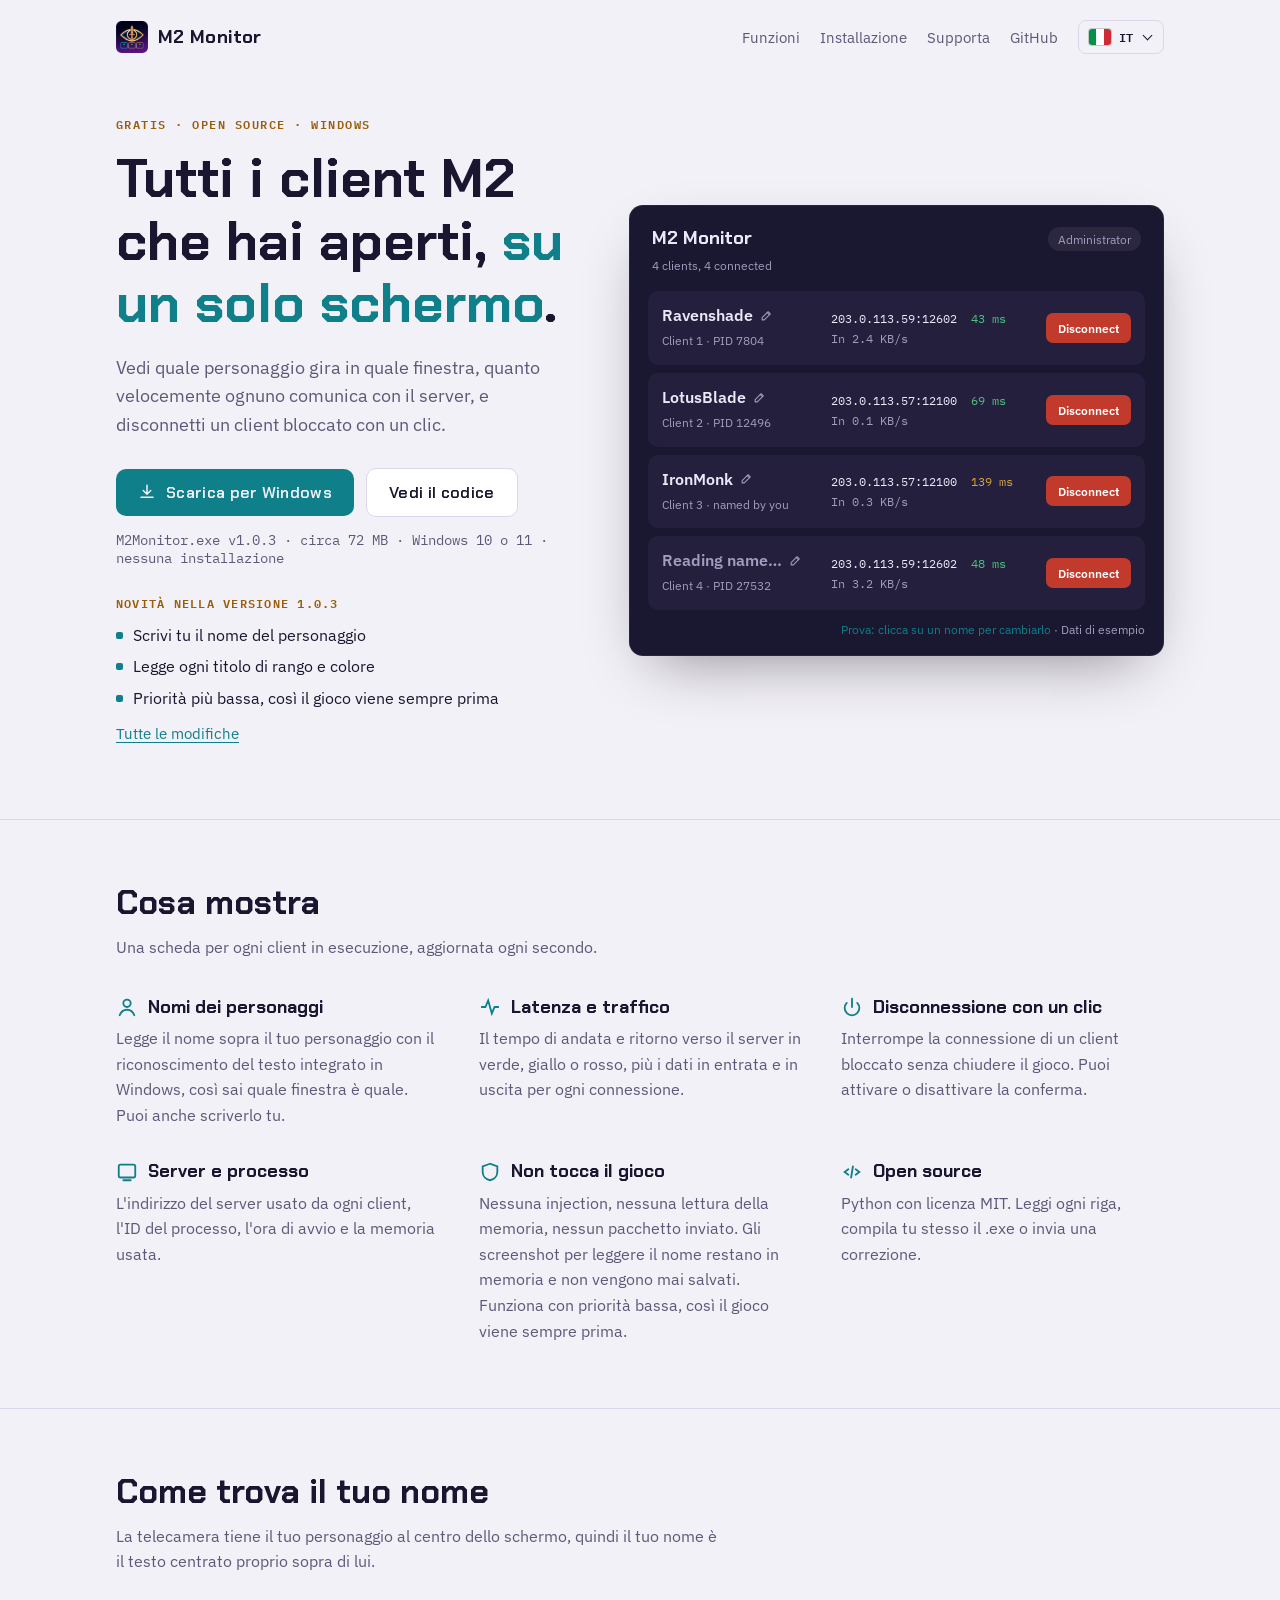
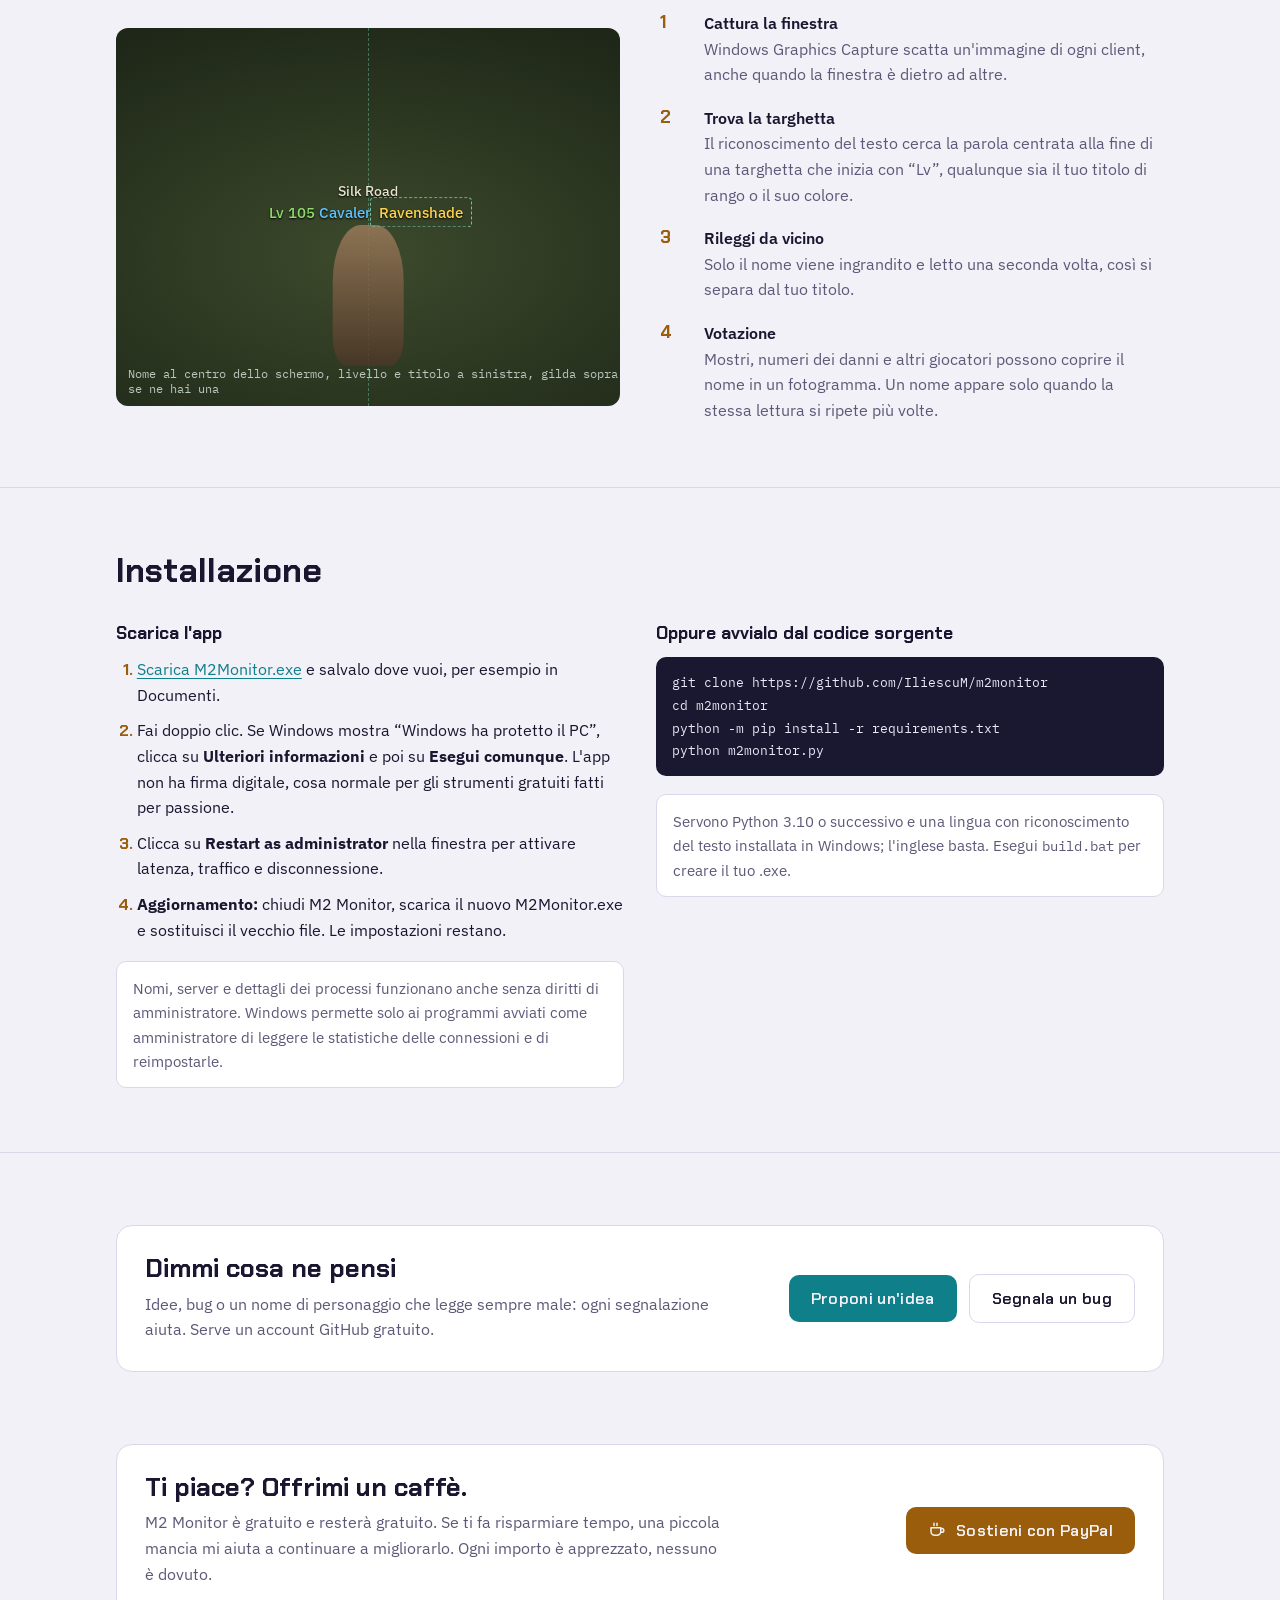
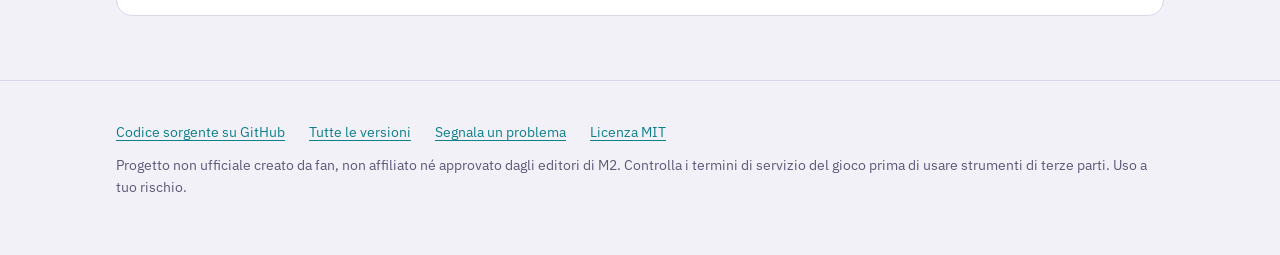
<file: docs/it/index.html>
<!doctype html>
<html lang="it">
<head>
<meta charset="utf-8">
<meta name="viewport" content="width=device-width, initial-scale=1, viewport-fit=cover">
<title>M2 Monitor – monitor multi-client gratuito per Metin2</title>
<meta name="description" content="App Windows gratuita e open source per giocatori di Metin2: ogni client aperto con nome del personaggio, server, ping e traffico. Disconnessione con un clic.">
<link rel="canonical" href="https://m2monitor.app/it/">
<meta name="theme-color" content="#0c0a1c">
<meta property="og:type" content="website">
<meta property="og:site_name" content="M2 Monitor">
<meta property="og:title" content="M2 Monitor – monitor multi-client gratuito per Metin2">
<meta property="og:description" content="App Windows gratuita e open source per giocatori di Metin2: ogni client aperto con nome del personaggio, server, ping e traffico. Disconnessione con un clic.">
<meta property="og:url" content="https://m2monitor.app/it/">
<meta property="og:image" content="https://m2monitor.app/og.png">
<meta property="og:image:width" content="1200">
<meta property="og:image:height" content="630">
<meta property="og:image:alt" content="M2 Monitor">
<meta property="og:locale" content="it_IT">
<meta property="og:locale:alternate" content="en_GB">
<meta property="og:locale:alternate" content="tr_TR">
<meta property="og:locale:alternate" content="ro_RO">
<meta property="og:locale:alternate" content="de_DE">
<meta property="og:locale:alternate" content="pl_PL">
<meta property="og:locale:alternate" content="pt_PT">
<meta property="og:locale:alternate" content="es_ES">
<meta property="og:locale:alternate" content="hu_HU">
<meta name="twitter:card" content="summary_large_image">
<meta name="twitter:title" content="M2 Monitor – monitor multi-client gratuito per Metin2">
<meta name="twitter:description" content="App Windows gratuita e open source per giocatori di Metin2: ogni client aperto con nome del personaggio, server, ping e traffico. Disconnessione con un clic.">
<meta name="twitter:image" content="https://m2monitor.app/og.png">
<script type="application/ld+json">{"@context": "https://schema.org", "@type": "SoftwareApplication", "name": "M2 Monitor", "description": "App Windows gratuita e open source per giocatori di Metin2: ogni client aperto con nome del personaggio, server, ping e traffico. Disconnessione con un clic.", "url": "https://m2monitor.app/it/", "inLanguage": "it", "operatingSystem": "Windows 10, Windows 11", "applicationCategory": "UtilitiesApplication", "applicationSubCategory": "Game utility", "downloadUrl": "https://github.com/IliescuM/m2monitor/releases/latest/download/M2Monitor.exe", "image": "https://m2monitor.app/og.png", "screenshot": "https://m2monitor.app/og.png", "isAccessibleForFree": true, "license": "https://opensource.org/licenses/MIT", "offers": {"@type": "Offer", "price": "0", "priceCurrency": "EUR"}, "author": {"@type": "Person", "name": "IliescuM", "url": "https://github.com/IliescuM"}, "softwareVersion": "1.0.3"}</script>
<link rel="alternate" hreflang="en" href="https://m2monitor.app/">
<link rel="alternate" hreflang="tr" href="https://m2monitor.app/tr/">
<link rel="alternate" hreflang="ro" href="https://m2monitor.app/ro/">
<link rel="alternate" hreflang="de" href="https://m2monitor.app/de/">
<link rel="alternate" hreflang="it" href="https://m2monitor.app/it/">
<link rel="alternate" hreflang="pl" href="https://m2monitor.app/pl/">
<link rel="alternate" hreflang="pt" href="https://m2monitor.app/pt/">
<link rel="alternate" hreflang="es" href="https://m2monitor.app/es/">
<link rel="alternate" hreflang="hu" href="https://m2monitor.app/hu/">
<link rel="alternate" hreflang="x-default" href="https://m2monitor.app/">
<link rel="icon" type="image/png" href="../icon.png">
<link rel="apple-touch-icon" href="../icon.png">
<link rel="preconnect" href="https://fonts.googleapis.com">
<link rel="preconnect" href="https://fonts.gstatic.com" crossorigin>
<link rel="stylesheet" href="https://fonts.googleapis.com/css2?family=Chakra+Petch:wght@500;600;700&family=IBM+Plex+Sans:wght@400;500;600&family=IBM+Plex+Mono:wght@400;500&display=swap">
<link rel="stylesheet" href="../style.css?v=d0723a3f14">
</head>
<body>

<header class="top">
  <div class="wrap">
    <a class="brand" href="./">
      <img src="../icon.png" alt="" width="32" height="32">
      M2 Monitor
    </a>
    <nav aria-label="Sezioni">
      <a class="section-link" href="#features">Funzioni</a>
      <a class="section-link" href="#install">Installazione</a>
      <a class="section-link" href="#tip">Supporta</a>
      <a class="section-link" href="https://github.com/IliescuM/m2monitor">GitHub</a>
      <details class="lang-menu"><summary aria-label="Lingua"><img class="flag" src="../flags/it.svg" alt="" width="22" height="16"><span>IT</span></summary><ul><li><a href="../" hreflang="en" lang="en" data-lang="en"><img class="flag" src="../flags/gb.svg" alt="" width="22" height="16">English</a></li><li><a href="../tr/" hreflang="tr" lang="tr" data-lang="tr"><img class="flag" src="../flags/tr.svg" alt="" width="22" height="16">Türkçe</a></li><li><a href="../ro/" hreflang="ro" lang="ro" data-lang="ro"><img class="flag" src="../flags/ro.svg" alt="" width="22" height="16">Română</a></li><li><a href="../de/" hreflang="de" lang="de" data-lang="de"><img class="flag" src="../flags/de.svg" alt="" width="22" height="16">Deutsch</a></li><li><a href="../it/" hreflang="it" lang="it" data-lang="it" aria-current="page"><img class="flag" src="../flags/it.svg" alt="" width="22" height="16">Italiano</a></li><li><a href="../pl/" hreflang="pl" lang="pl" data-lang="pl"><img class="flag" src="../flags/pl.svg" alt="" width="22" height="16">Polski</a></li><li><a href="../pt/" hreflang="pt" lang="pt" data-lang="pt"><img class="flag" src="../flags/pt.svg" alt="" width="22" height="16">Português</a></li><li><a href="../es/" hreflang="es" lang="es" data-lang="es"><img class="flag" src="../flags/es.svg" alt="" width="22" height="16">Español</a></li><li><a href="../hu/" hreflang="hu" lang="hu" data-lang="hu"><img class="flag" src="../flags/hu.svg" alt="" width="22" height="16">Magyar</a></li></ul></details>
    </nav>
  </div>
</header>

<main>
  <section class="hero">
    <div class="wrap">
      <div>
        <p class="eyebrow">Gratis · Open source · Windows</p>
        <h1>Tutti i client M2 che hai aperti, <em>su un solo schermo</em>.</h1>
        <p class="lede">Vedi quale personaggio gira in quale finestra, quanto velocemente ognuno comunica con il server, e disconnetti un client bloccato con un clic.</p>
        <div class="actions">
          <a class="btn btn-primary" href="https://github.com/IliescuM/m2monitor/releases/latest/download/M2Monitor.exe">
            <svg viewBox="0 0 24 24" fill="none" stroke="currentColor" stroke-width="2" stroke-linecap="round" stroke-linejoin="round" aria-hidden="true"><path d="M12 3v12m0 0-5-5m5 5 5-5M4 19h16"/></svg>
            Scarica per Windows
          </a>
          <a class="btn btn-ghost" href="https://github.com/IliescuM/m2monitor">Vedi il codice</a>
        </div>
        <p class="fine">M2Monitor.exe v1.0.3 · circa 72 MB · Windows 10 o 11 · nessuna installazione</p>
        <div class="whatsnew">
          <p class="whatsnew-title">Novità nella versione 1.0.3</p>
          <ul>
            <li>Scrivi tu il nome del personaggio</li>
            <li>Legge ogni titolo di rango e colore</li>
            <li>Priorità più bassa, così il gioco viene sempre prima</li>
          </ul>
          <a href="https://github.com/IliescuM/m2monitor/releases/latest">Tutte le modifiche</a>
        </div>
      </div>

      <div class="mock" aria-label="Esempio della finestra di M2 Monitor con quattro client di gioco" data-save="Salva" data-cancel="Annulla">
        <div class="mock-head">
          <div><b>M2 Monitor</b><br><span>4 clients, 4 connected</span></div>
          <span class="pill">Administrator</span>
        </div>
        <div class="client">
          <div class="who"><div class="mname-row"><b class="mname">Ravenshade</b><button type="button" class="pen-btn" aria-label="Modifica nome"><svg viewBox="0 0 24 24" fill="none" stroke="currentColor" stroke-width="2" stroke-linecap="round" stroke-linejoin="round" aria-hidden="true"><path d="M4 20h4L19 9l-4-4L4 16z"/><path d="M13.5 6.5l4 4"/></svg></button></div><small data-base="Client 1 · PID 7804">Client 1 · PID 7804</small></div>
          <div class="stats"><span class="srv">203.0.113.59:12602</span><span class="rtt" data-base="47">47 ms</span><span>In 2.4 KB/s</span></div>
          <span class="dc">Disconnect</span>
        </div>
        <div class="client">
          <div class="who"><div class="mname-row"><b class="mname">LotusBlade</b><button type="button" class="pen-btn" aria-label="Modifica nome"><svg viewBox="0 0 24 24" fill="none" stroke="currentColor" stroke-width="2" stroke-linecap="round" stroke-linejoin="round" aria-hidden="true"><path d="M4 20h4L19 9l-4-4L4 16z"/><path d="M13.5 6.5l4 4"/></svg></button></div><small data-base="Client 2 · PID 12496">Client 2 · PID 12496</small></div>
          <div class="stats"><span class="srv">203.0.113.57:12100</span><span class="rtt" data-base="69">69 ms</span><span>In 0.1 KB/s</span></div>
          <span class="dc">Disconnect</span>
        </div>
        <div class="client">
          <div class="who"><div class="mname-row"><b class="mname">IronMonk</b><button type="button" class="pen-btn" aria-label="Modifica nome"><svg viewBox="0 0 24 24" fill="none" stroke="currentColor" stroke-width="2" stroke-linecap="round" stroke-linejoin="round" aria-hidden="true"><path d="M4 20h4L19 9l-4-4L4 16z"/><path d="M13.5 6.5l4 4"/></svg></button></div><small data-base="Client 3 · PID 22628">Client 3 · named by you</small></div>
          <div class="stats"><span class="srv">203.0.113.57:12100</span><span class="rtt" data-base="128">128 ms</span><span>In 0.3 KB/s</span></div>
          <span class="dc">Disconnect</span>
        </div>
        <div class="client reading">
          <div class="who"><div class="mname-row"><b class="mname" data-auto="1">Reading name…</b><button type="button" class="pen-btn" aria-label="Modifica nome"><svg viewBox="0 0 24 24" fill="none" stroke="currentColor" stroke-width="2" stroke-linecap="round" stroke-linejoin="round" aria-hidden="true"><path d="M4 20h4L19 9l-4-4L4 16z"/><path d="M13.5 6.5l4 4"/></svg></button></div><small data-base="Client 4 · PID 27532">Client 4 · PID 27532</small></div>
          <div class="stats"><span class="srv">203.0.113.59:12602</span><span class="rtt" data-base="46">46 ms</span><span>In 3.2 KB/s</span></div>
          <span class="dc">Disconnect</span>
        </div>
        <p class="example-note"><span class="mock-hint">Prova: clicca su un nome per cambiarlo</span> · Dati di esempio</p>
      </div>
    </div>
  </section>

  <section class="block" id="features">
    <div class="wrap">
      <h2>Cosa mostra</h2>
      <p class="intro">Una scheda per ogni client in esecuzione, aggiornata ogni secondo.</p>
      <div class="features">
        <div class="feature">
          <h3><svg viewBox="0 0 24 24" fill="none" stroke="currentColor" stroke-width="2" stroke-linecap="round" aria-hidden="true"><circle cx="12" cy="8" r="4"/><path d="M4 21c1.5-4 4.5-6 8-6s6.5 2 8 6"/></svg>Nomi dei personaggi</h3>
          <p>Legge il nome sopra il tuo personaggio con il riconoscimento del testo integrato in Windows, così sai quale finestra è quale. Puoi anche scriverlo tu.</p>
        </div>
        <div class="feature">
          <h3><svg viewBox="0 0 24 24" fill="none" stroke="currentColor" stroke-width="2" stroke-linecap="round" aria-hidden="true"><path d="M3 12h4l3-7 4 14 3-7h4"/></svg>Latenza e traffico</h3>
          <p>Il tempo di andata e ritorno verso il server in verde, giallo o rosso, più i dati in entrata e in uscita per ogni connessione.</p>
        </div>
        <div class="feature">
          <h3><svg viewBox="0 0 24 24" fill="none" stroke="currentColor" stroke-width="2" stroke-linecap="round" aria-hidden="true"><path d="M12 3v9"/><path d="M6.3 7.5a8 8 0 1 0 11.4 0"/></svg>Disconnessione con un clic</h3>
          <p>Interrompe la connessione di un client bloccato senza chiudere il gioco. Puoi attivare o disattivare la conferma.</p>
        </div>
        <div class="feature">
          <h3><svg viewBox="0 0 24 24" fill="none" stroke="currentColor" stroke-width="2" stroke-linecap="round" aria-hidden="true"><rect x="3" y="4" width="18" height="14" rx="2"/><path d="M8 21h8"/></svg>Server e processo</h3>
          <p>L'indirizzo del server usato da ogni client, l'ID del processo, l'ora di avvio e la memoria usata.</p>
        </div>
        <div class="feature">
          <h3><svg viewBox="0 0 24 24" fill="none" stroke="currentColor" stroke-width="2" stroke-linecap="round" aria-hidden="true"><path d="M12 3 4 6v6c0 4.5 3.4 8 8 9 4.6-1 8-4.5 8-9V6z"/></svg>Non tocca il gioco</h3>
          <p>Nessuna injection, nessuna lettura della memoria, nessun pacchetto inviato. Gli screenshot per leggere il nome restano in memoria e non vengono mai salvati. Funziona con priorità bassa, così il gioco viene sempre prima.</p>
        </div>
        <div class="feature">
          <h3><svg viewBox="0 0 24 24" fill="none" stroke="currentColor" stroke-width="2" stroke-linecap="round" aria-hidden="true"><path d="M8 9l-4 3 4 3M16 9l4 3-4 3M13 6l-2 12"/></svg>Open source</h3>
          <p>Python con licenza MIT. Leggi ogni riga, compila tu stesso il .exe o invia una correzione.</p>
        </div>
      </div>
    </div>
  </section>

  <section class="block">
    <div class="wrap">
      <h2>Come trova il tuo nome</h2>
      <p class="intro">La telecamera tiene il tuo personaggio al centro dello schermo, quindi il tuo nome è il testo centrato proprio sopra di lui.</p>
      <div class="ocr">
        <figure class="scene" style="margin:0">
          <span class="crosshair" aria-hidden="true"></span>
          <span class="hero-figure" aria-hidden="true"></span>
          <div class="plate">
            <div class="guild">Silk Road</div>
            <div class="line"><span class="lv">Lv 105</span> <span class="title">Cavaler</span> <span class="name">Ravenshade</span></div>
          </div>
          <figcaption>Nome al centro dello schermo, livello e titolo a sinistra, gilda sopra se ne hai una</figcaption>
        </figure>
        <ol class="steps">
          <li><div><b>Cattura la finestra</b><span>Windows Graphics Capture scatta un'immagine di ogni client, anche quando la finestra è dietro ad altre.</span></div></li>
          <li><div><b>Trova la targhetta</b><span>Il riconoscimento del testo cerca la parola centrata alla fine di una targhetta che inizia con “Lv”, qualunque sia il tuo titolo di rango o il suo colore.</span></div></li>
          <li><div><b>Rileggi da vicino</b><span>Solo il nome viene ingrandito e letto una seconda volta, così si separa dal tuo titolo.</span></div></li>
          <li><div><b>Votazione</b><span>Mostri, numeri dei danni e altri giocatori possono coprire il nome in un fotogramma. Un nome appare solo quando la stessa lettura si ripete più volte.</span></div></li>
        </ol>
      </div>
    </div>
  </section>

  <section class="block" id="install">
    <div class="wrap">
      <h2>Installazione</h2>
      <div class="install">
        <div>
          <h3>Scarica l'app</h3>
          <ol>
            <li><a href="https://github.com/IliescuM/m2monitor/releases/latest/download/M2Monitor.exe">Scarica M2Monitor.exe</a> e salvalo dove vuoi, per esempio in Documenti.</li>
            <li>Fai doppio clic. Se Windows mostra “Windows ha protetto il PC”, clicca su <b>Ulteriori informazioni</b> e poi su <b>Esegui comunque</b>. L'app non ha firma digitale, cosa normale per gli strumenti gratuiti fatti per passione.</li>
            <li>Clicca su <b>Restart as administrator</b> nella finestra per attivare latenza, traffico e disconnessione.</li>
            <li><b>Aggiornamento:</b> chiudi M2 Monitor, scarica il nuovo M2Monitor.exe e sostituisci il vecchio file. Le impostazioni restano.</li>
          </ol>
          <p class="note">Nomi, server e dettagli dei processi funzionano anche senza diritti di amministratore. Windows permette solo ai programmi avviati come amministratore di leggere le statistiche delle connessioni e di reimpostarle.</p>
        </div>
        <div>
          <h3>Oppure avvialo dal codice sorgente</h3>
          <pre><code>git clone https://github.com/IliescuM/m2monitor
cd m2monitor
python -m pip install -r requirements.txt
python m2monitor.py</code></pre>
          <p class="note">Servono Python 3.10 o successivo e una lingua con riconoscimento del testo installata in Windows; l'inglese basta. Esegui <code>build.bat</code> per creare il tuo .exe.</p>
        </div>
      </div>
    </div>
  </section>

  <section class="block" id="feedback">
    <div class="wrap">
      <div class="tip">
        <div class="copy">
          <h2>Dimmi cosa ne pensi</h2>
          <p>Idee, bug o un nome di personaggio che legge sempre male: ogni segnalazione aiuta. Serve un account GitHub gratuito.</p>
        </div>
        <div class="actions">
          <a class="btn btn-primary" href="https://github.com/IliescuM/m2monitor/discussions/new?category=ideas">Proponi un'idea</a>
          <a class="btn btn-ghost" href="https://github.com/IliescuM/m2monitor/issues/new?template=bug_report.yml">Segnala un bug</a>
        </div>
      </div>
    </div>
  </section>

  <section class="block" id="tip">
    <div class="wrap">
      <div class="tip">
        <div class="copy">
          <h2>Ti piace? Offrimi un caffè.</h2>
          <p>M2 Monitor è gratuito e resterà gratuito. Se ti fa risparmiare tempo, una piccola mancia mi aiuta a continuare a migliorarlo. Ogni importo è apprezzato, nessuno è dovuto.</p>
        </div>
        <a class="btn btn-tip" href="https://paypal.me/IliescuM">
          <svg viewBox="0 0 24 24" fill="none" stroke="currentColor" stroke-width="2" stroke-linecap="round" stroke-linejoin="round" aria-hidden="true"><path d="M4 9h13v5a5 5 0 0 1-5 5H9a5 5 0 0 1-5-5z"/><path d="M17 10h1.5a2.5 2.5 0 0 1 0 5H17M8 3v3M12 3v3"/></svg>
          Sostieni con PayPal
        </a>
      </div>
    </div>
  </section>
</main>

<footer>
  <div class="wrap">
    <div class="row">
      <a href="https://github.com/IliescuM/m2monitor">Codice sorgente su GitHub</a>
      <a href="https://github.com/IliescuM/m2monitor/releases">Tutte le versioni</a>
      <a href="https://github.com/IliescuM/m2monitor/issues">Segnala un problema</a>
      <a href="https://github.com/IliescuM/m2monitor/blob/main/LICENSE">Licenza MIT</a>
    </div>
    <p>Progetto non ufficiale creato da fan, non affiliato né approvato dagli editori di M2. Controlla i termini di servizio del gioco prima di usare strumenti di terze parti. Uso a tuo rischio.</p>
  </div>
</footer>

<script src="../site.js?v=6a04e72273"></script>
</body>
</html>
</file>
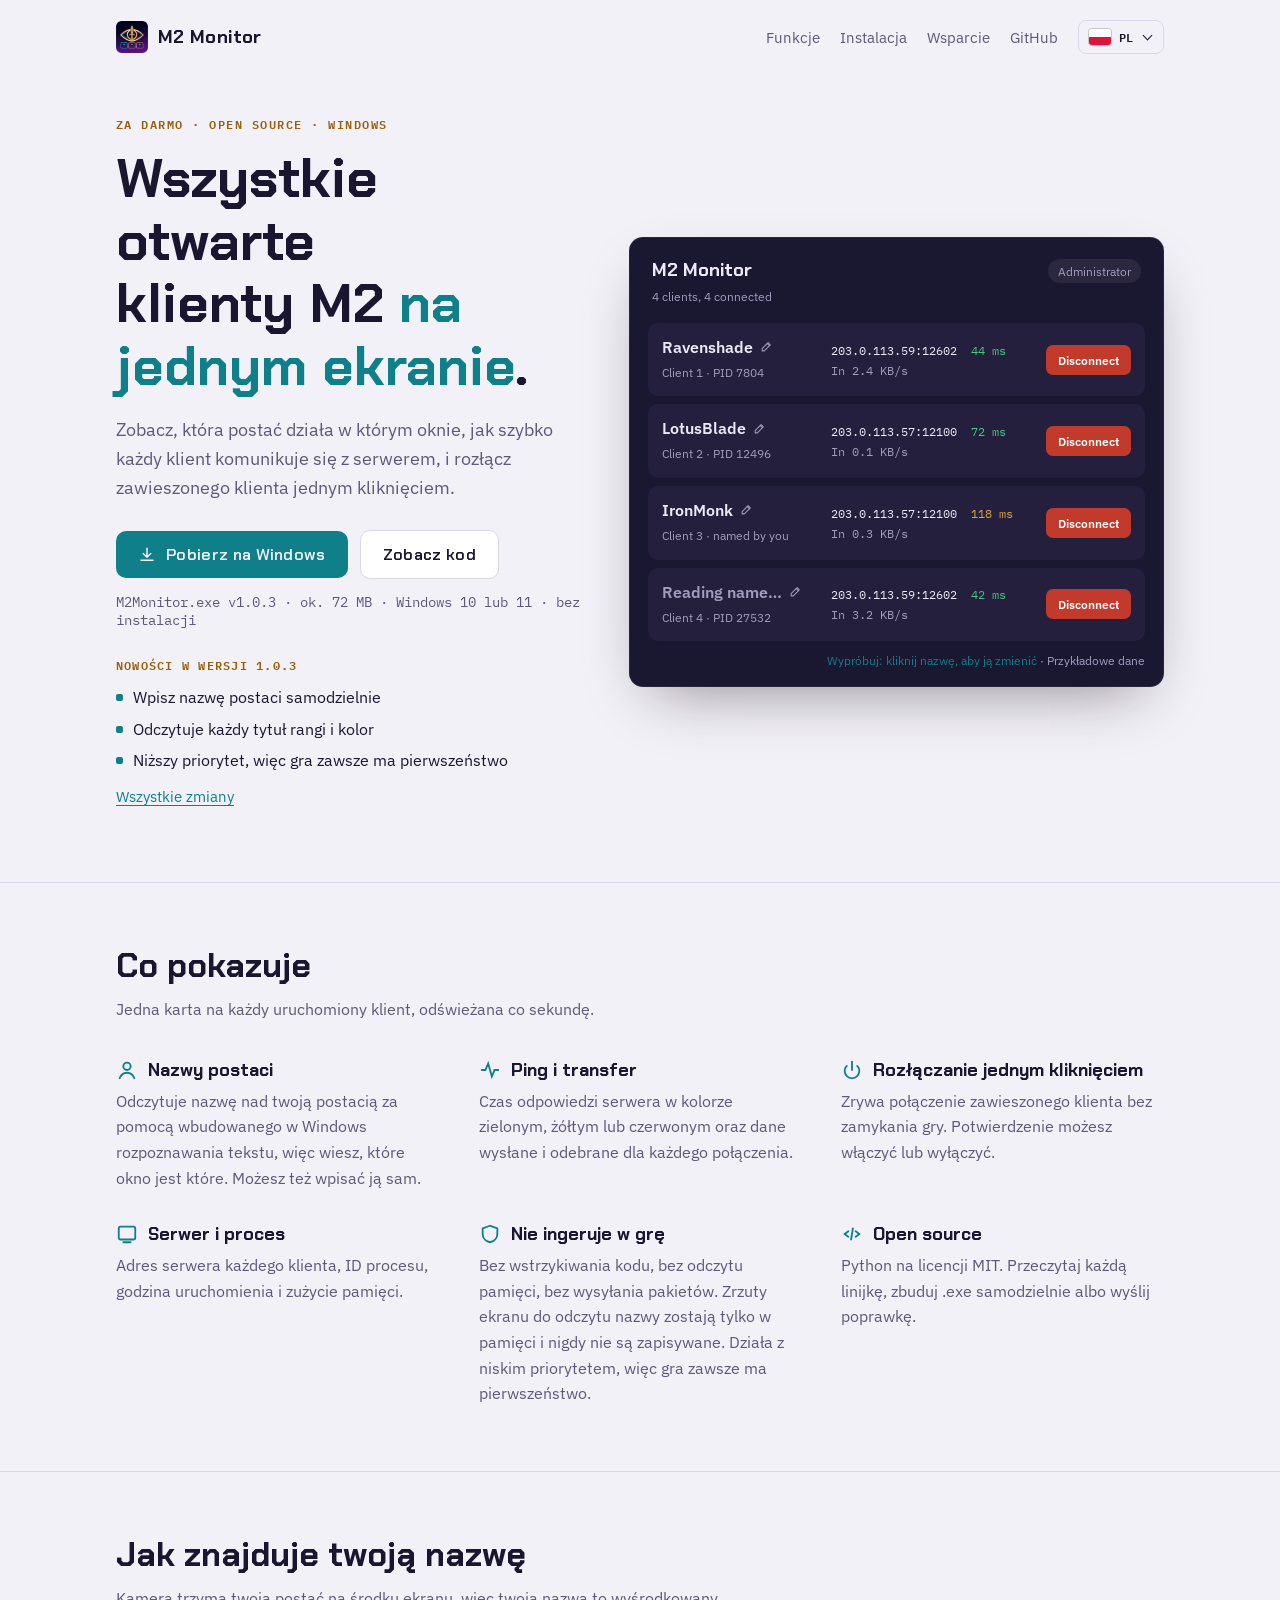
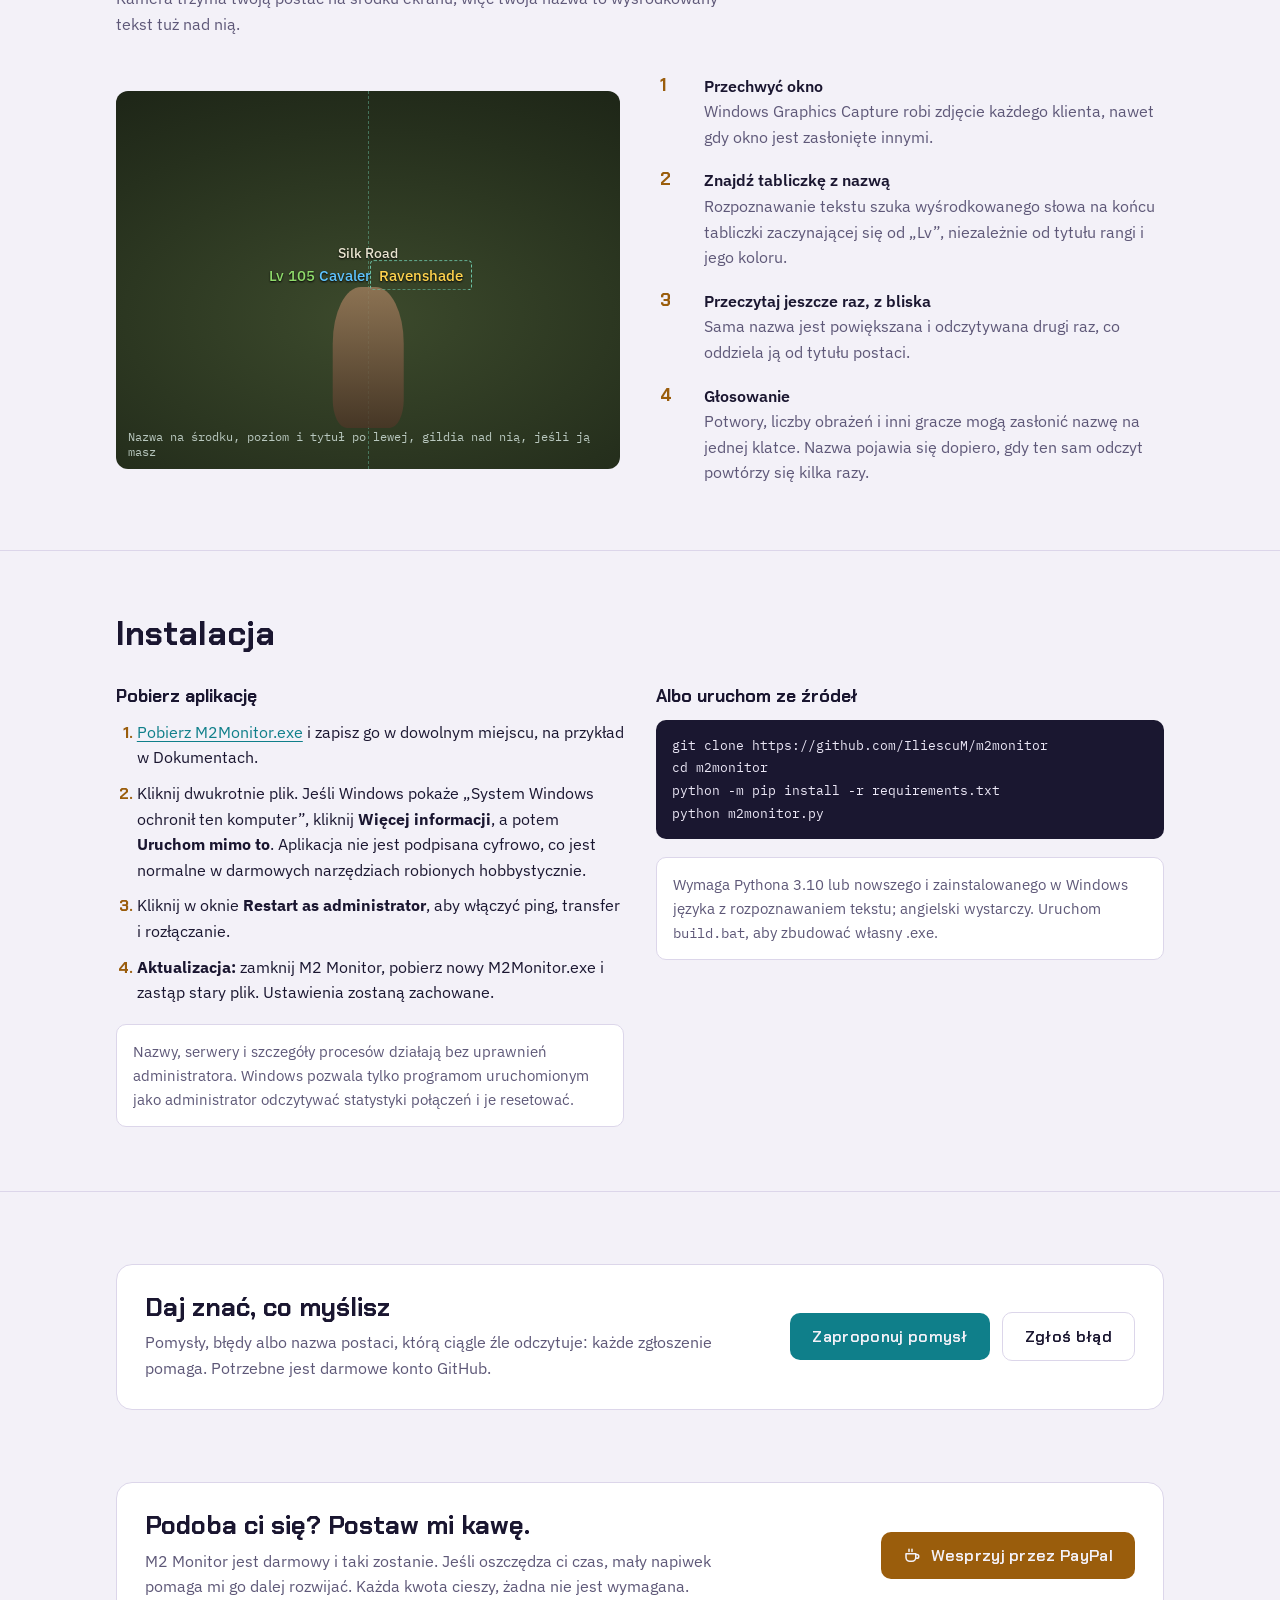
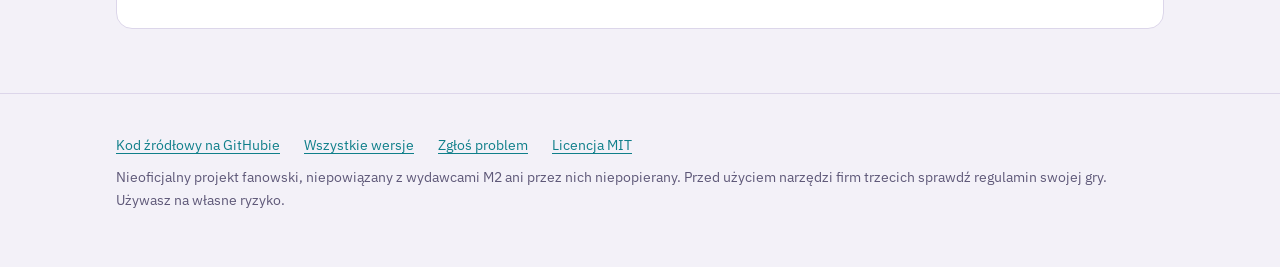
<file: docs/pl/index.html>
<!doctype html>
<html lang="pl">
<head>
<meta charset="utf-8">
<meta name="viewport" content="width=device-width, initial-scale=1, viewport-fit=cover">
<title>M2 Monitor – darmowy monitor wielu klientów Metin2</title>
<meta name="description" content="Darmowa aplikacja na Windows dla graczy Metin2: każdy otwarty klient z nazwą postaci, serwerem, pingiem i transferem. Rozłączanie jednym kliknięciem.">
<link rel="canonical" href="https://m2monitor.app/pl/">
<meta name="theme-color" content="#0c0a1c">
<meta property="og:type" content="website">
<meta property="og:site_name" content="M2 Monitor">
<meta property="og:title" content="M2 Monitor – darmowy monitor wielu klientów Metin2">
<meta property="og:description" content="Darmowa aplikacja na Windows dla graczy Metin2: każdy otwarty klient z nazwą postaci, serwerem, pingiem i transferem. Rozłączanie jednym kliknięciem.">
<meta property="og:url" content="https://m2monitor.app/pl/">
<meta property="og:image" content="https://m2monitor.app/og.png">
<meta property="og:image:width" content="1200">
<meta property="og:image:height" content="630">
<meta property="og:image:alt" content="M2 Monitor">
<meta property="og:locale" content="pl_PL">
<meta property="og:locale:alternate" content="en_GB">
<meta property="og:locale:alternate" content="tr_TR">
<meta property="og:locale:alternate" content="ro_RO">
<meta property="og:locale:alternate" content="de_DE">
<meta property="og:locale:alternate" content="it_IT">
<meta property="og:locale:alternate" content="pt_PT">
<meta property="og:locale:alternate" content="es_ES">
<meta property="og:locale:alternate" content="hu_HU">
<meta name="twitter:card" content="summary_large_image">
<meta name="twitter:title" content="M2 Monitor – darmowy monitor wielu klientów Metin2">
<meta name="twitter:description" content="Darmowa aplikacja na Windows dla graczy Metin2: każdy otwarty klient z nazwą postaci, serwerem, pingiem i transferem. Rozłączanie jednym kliknięciem.">
<meta name="twitter:image" content="https://m2monitor.app/og.png">
<script type="application/ld+json">{"@context": "https://schema.org", "@type": "SoftwareApplication", "name": "M2 Monitor", "description": "Darmowa aplikacja na Windows dla graczy Metin2: każdy otwarty klient z nazwą postaci, serwerem, pingiem i transferem. Rozłączanie jednym kliknięciem.", "url": "https://m2monitor.app/pl/", "inLanguage": "pl", "operatingSystem": "Windows 10, Windows 11", "applicationCategory": "UtilitiesApplication", "applicationSubCategory": "Game utility", "downloadUrl": "https://github.com/IliescuM/m2monitor/releases/latest/download/M2Monitor.exe", "image": "https://m2monitor.app/og.png", "screenshot": "https://m2monitor.app/og.png", "isAccessibleForFree": true, "license": "https://opensource.org/licenses/MIT", "offers": {"@type": "Offer", "price": "0", "priceCurrency": "EUR"}, "author": {"@type": "Person", "name": "IliescuM", "url": "https://github.com/IliescuM"}, "softwareVersion": "1.0.3"}</script>
<link rel="alternate" hreflang="en" href="https://m2monitor.app/">
<link rel="alternate" hreflang="tr" href="https://m2monitor.app/tr/">
<link rel="alternate" hreflang="ro" href="https://m2monitor.app/ro/">
<link rel="alternate" hreflang="de" href="https://m2monitor.app/de/">
<link rel="alternate" hreflang="it" href="https://m2monitor.app/it/">
<link rel="alternate" hreflang="pl" href="https://m2monitor.app/pl/">
<link rel="alternate" hreflang="pt" href="https://m2monitor.app/pt/">
<link rel="alternate" hreflang="es" href="https://m2monitor.app/es/">
<link rel="alternate" hreflang="hu" href="https://m2monitor.app/hu/">
<link rel="alternate" hreflang="x-default" href="https://m2monitor.app/">
<link rel="icon" type="image/png" href="../icon.png">
<link rel="apple-touch-icon" href="../icon.png">
<link rel="preconnect" href="https://fonts.googleapis.com">
<link rel="preconnect" href="https://fonts.gstatic.com" crossorigin>
<link rel="stylesheet" href="https://fonts.googleapis.com/css2?family=Chakra+Petch:wght@500;600;700&family=IBM+Plex+Sans:wght@400;500;600&family=IBM+Plex+Mono:wght@400;500&display=swap">
<link rel="stylesheet" href="../style.css?v=d0723a3f14">
</head>
<body>

<header class="top">
  <div class="wrap">
    <a class="brand" href="./">
      <img src="../icon.png" alt="" width="32" height="32">
      M2 Monitor
    </a>
    <nav aria-label="Sekcje">
      <a class="section-link" href="#features">Funkcje</a>
      <a class="section-link" href="#install">Instalacja</a>
      <a class="section-link" href="#tip">Wsparcie</a>
      <a class="section-link" href="https://github.com/IliescuM/m2monitor">GitHub</a>
      <details class="lang-menu"><summary aria-label="Język"><img class="flag" src="../flags/pl.svg" alt="" width="22" height="16"><span>PL</span></summary><ul><li><a href="../" hreflang="en" lang="en" data-lang="en"><img class="flag" src="../flags/gb.svg" alt="" width="22" height="16">English</a></li><li><a href="../tr/" hreflang="tr" lang="tr" data-lang="tr"><img class="flag" src="../flags/tr.svg" alt="" width="22" height="16">Türkçe</a></li><li><a href="../ro/" hreflang="ro" lang="ro" data-lang="ro"><img class="flag" src="../flags/ro.svg" alt="" width="22" height="16">Română</a></li><li><a href="../de/" hreflang="de" lang="de" data-lang="de"><img class="flag" src="../flags/de.svg" alt="" width="22" height="16">Deutsch</a></li><li><a href="../it/" hreflang="it" lang="it" data-lang="it"><img class="flag" src="../flags/it.svg" alt="" width="22" height="16">Italiano</a></li><li><a href="../pl/" hreflang="pl" lang="pl" data-lang="pl" aria-current="page"><img class="flag" src="../flags/pl.svg" alt="" width="22" height="16">Polski</a></li><li><a href="../pt/" hreflang="pt" lang="pt" data-lang="pt"><img class="flag" src="../flags/pt.svg" alt="" width="22" height="16">Português</a></li><li><a href="../es/" hreflang="es" lang="es" data-lang="es"><img class="flag" src="../flags/es.svg" alt="" width="22" height="16">Español</a></li><li><a href="../hu/" hreflang="hu" lang="hu" data-lang="hu"><img class="flag" src="../flags/hu.svg" alt="" width="22" height="16">Magyar</a></li></ul></details>
    </nav>
  </div>
</header>

<main>
  <section class="hero">
    <div class="wrap">
      <div>
        <p class="eyebrow">Za darmo · Open source · Windows</p>
        <h1>Wszystkie otwarte klienty M2 <em>na jednym ekranie</em>.</h1>
        <p class="lede">Zobacz, która postać działa w którym oknie, jak szybko każdy klient komunikuje się z serwerem, i rozłącz zawieszonego klienta jednym kliknięciem.</p>
        <div class="actions">
          <a class="btn btn-primary" href="https://github.com/IliescuM/m2monitor/releases/latest/download/M2Monitor.exe">
            <svg viewBox="0 0 24 24" fill="none" stroke="currentColor" stroke-width="2" stroke-linecap="round" stroke-linejoin="round" aria-hidden="true"><path d="M12 3v12m0 0-5-5m5 5 5-5M4 19h16"/></svg>
            Pobierz na Windows
          </a>
          <a class="btn btn-ghost" href="https://github.com/IliescuM/m2monitor">Zobacz kod</a>
        </div>
        <p class="fine">M2Monitor.exe v1.0.3 · ok. 72 MB · Windows 10 lub 11 · bez instalacji</p>
        <div class="whatsnew">
          <p class="whatsnew-title">Nowości w wersji 1.0.3</p>
          <ul>
            <li>Wpisz nazwę postaci samodzielnie</li>
            <li>Odczytuje każdy tytuł rangi i kolor</li>
            <li>Niższy priorytet, więc gra zawsze ma pierwszeństwo</li>
          </ul>
          <a href="https://github.com/IliescuM/m2monitor/releases/latest">Wszystkie zmiany</a>
        </div>
      </div>

      <div class="mock" aria-label="Przykład okna M2 Monitor z czterema klientami gry" data-save="Zapisz" data-cancel="Anuluj">
        <div class="mock-head">
          <div><b>M2 Monitor</b><br><span>4 clients, 4 connected</span></div>
          <span class="pill">Administrator</span>
        </div>
        <div class="client">
          <div class="who"><div class="mname-row"><b class="mname">Ravenshade</b><button type="button" class="pen-btn" aria-label="Edytuj nazwę"><svg viewBox="0 0 24 24" fill="none" stroke="currentColor" stroke-width="2" stroke-linecap="round" stroke-linejoin="round" aria-hidden="true"><path d="M4 20h4L19 9l-4-4L4 16z"/><path d="M13.5 6.5l4 4"/></svg></button></div><small data-base="Client 1 · PID 7804">Client 1 · PID 7804</small></div>
          <div class="stats"><span class="srv">203.0.113.59:12602</span><span class="rtt" data-base="47">47 ms</span><span>In 2.4 KB/s</span></div>
          <span class="dc">Disconnect</span>
        </div>
        <div class="client">
          <div class="who"><div class="mname-row"><b class="mname">LotusBlade</b><button type="button" class="pen-btn" aria-label="Edytuj nazwę"><svg viewBox="0 0 24 24" fill="none" stroke="currentColor" stroke-width="2" stroke-linecap="round" stroke-linejoin="round" aria-hidden="true"><path d="M4 20h4L19 9l-4-4L4 16z"/><path d="M13.5 6.5l4 4"/></svg></button></div><small data-base="Client 2 · PID 12496">Client 2 · PID 12496</small></div>
          <div class="stats"><span class="srv">203.0.113.57:12100</span><span class="rtt" data-base="69">69 ms</span><span>In 0.1 KB/s</span></div>
          <span class="dc">Disconnect</span>
        </div>
        <div class="client">
          <div class="who"><div class="mname-row"><b class="mname">IronMonk</b><button type="button" class="pen-btn" aria-label="Edytuj nazwę"><svg viewBox="0 0 24 24" fill="none" stroke="currentColor" stroke-width="2" stroke-linecap="round" stroke-linejoin="round" aria-hidden="true"><path d="M4 20h4L19 9l-4-4L4 16z"/><path d="M13.5 6.5l4 4"/></svg></button></div><small data-base="Client 3 · PID 22628">Client 3 · named by you</small></div>
          <div class="stats"><span class="srv">203.0.113.57:12100</span><span class="rtt" data-base="128">128 ms</span><span>In 0.3 KB/s</span></div>
          <span class="dc">Disconnect</span>
        </div>
        <div class="client reading">
          <div class="who"><div class="mname-row"><b class="mname" data-auto="1">Reading name…</b><button type="button" class="pen-btn" aria-label="Edytuj nazwę"><svg viewBox="0 0 24 24" fill="none" stroke="currentColor" stroke-width="2" stroke-linecap="round" stroke-linejoin="round" aria-hidden="true"><path d="M4 20h4L19 9l-4-4L4 16z"/><path d="M13.5 6.5l4 4"/></svg></button></div><small data-base="Client 4 · PID 27532">Client 4 · PID 27532</small></div>
          <div class="stats"><span class="srv">203.0.113.59:12602</span><span class="rtt" data-base="46">46 ms</span><span>In 3.2 KB/s</span></div>
          <span class="dc">Disconnect</span>
        </div>
        <p class="example-note"><span class="mock-hint">Wypróbuj: kliknij nazwę, aby ją zmienić</span> · Przykładowe dane</p>
      </div>
    </div>
  </section>

  <section class="block" id="features">
    <div class="wrap">
      <h2>Co pokazuje</h2>
      <p class="intro">Jedna karta na każdy uruchomiony klient, odświeżana co sekundę.</p>
      <div class="features">
        <div class="feature">
          <h3><svg viewBox="0 0 24 24" fill="none" stroke="currentColor" stroke-width="2" stroke-linecap="round" aria-hidden="true"><circle cx="12" cy="8" r="4"/><path d="M4 21c1.5-4 4.5-6 8-6s6.5 2 8 6"/></svg>Nazwy postaci</h3>
          <p>Odczytuje nazwę nad twoją postacią za pomocą wbudowanego w Windows rozpoznawania tekstu, więc wiesz, które okno jest które. Możesz też wpisać ją sam.</p>
        </div>
        <div class="feature">
          <h3><svg viewBox="0 0 24 24" fill="none" stroke="currentColor" stroke-width="2" stroke-linecap="round" aria-hidden="true"><path d="M3 12h4l3-7 4 14 3-7h4"/></svg>Ping i transfer</h3>
          <p>Czas odpowiedzi serwera w kolorze zielonym, żółtym lub czerwonym oraz dane wysłane i odebrane dla każdego połączenia.</p>
        </div>
        <div class="feature">
          <h3><svg viewBox="0 0 24 24" fill="none" stroke="currentColor" stroke-width="2" stroke-linecap="round" aria-hidden="true"><path d="M12 3v9"/><path d="M6.3 7.5a8 8 0 1 0 11.4 0"/></svg>Rozłączanie jednym kliknięciem</h3>
          <p>Zrywa połączenie zawieszonego klienta bez zamykania gry. Potwierdzenie możesz włączyć lub wyłączyć.</p>
        </div>
        <div class="feature">
          <h3><svg viewBox="0 0 24 24" fill="none" stroke="currentColor" stroke-width="2" stroke-linecap="round" aria-hidden="true"><rect x="3" y="4" width="18" height="14" rx="2"/><path d="M8 21h8"/></svg>Serwer i proces</h3>
          <p>Adres serwera każdego klienta, ID procesu, godzina uruchomienia i zużycie pamięci.</p>
        </div>
        <div class="feature">
          <h3><svg viewBox="0 0 24 24" fill="none" stroke="currentColor" stroke-width="2" stroke-linecap="round" aria-hidden="true"><path d="M12 3 4 6v6c0 4.5 3.4 8 8 9 4.6-1 8-4.5 8-9V6z"/></svg>Nie ingeruje w grę</h3>
          <p>Bez wstrzykiwania kodu, bez odczytu pamięci, bez wysyłania pakietów. Zrzuty ekranu do odczytu nazwy zostają tylko w pamięci i nigdy nie są zapisywane. Działa z niskim priorytetem, więc gra zawsze ma pierwszeństwo.</p>
        </div>
        <div class="feature">
          <h3><svg viewBox="0 0 24 24" fill="none" stroke="currentColor" stroke-width="2" stroke-linecap="round" aria-hidden="true"><path d="M8 9l-4 3 4 3M16 9l4 3-4 3M13 6l-2 12"/></svg>Open source</h3>
          <p>Python na licencji MIT. Przeczytaj każdą linijkę, zbuduj .exe samodzielnie albo wyślij poprawkę.</p>
        </div>
      </div>
    </div>
  </section>

  <section class="block">
    <div class="wrap">
      <h2>Jak znajduje twoją nazwę</h2>
      <p class="intro">Kamera trzyma twoją postać na środku ekranu, więc twoja nazwa to wyśrodkowany tekst tuż nad nią.</p>
      <div class="ocr">
        <figure class="scene" style="margin:0">
          <span class="crosshair" aria-hidden="true"></span>
          <span class="hero-figure" aria-hidden="true"></span>
          <div class="plate">
            <div class="guild">Silk Road</div>
            <div class="line"><span class="lv">Lv 105</span> <span class="title">Cavaler</span> <span class="name">Ravenshade</span></div>
          </div>
          <figcaption>Nazwa na środku, poziom i tytuł po lewej, gildia nad nią, jeśli ją masz</figcaption>
        </figure>
        <ol class="steps">
          <li><div><b>Przechwyć okno</b><span>Windows Graphics Capture robi zdjęcie każdego klienta, nawet gdy okno jest zasłonięte innymi.</span></div></li>
          <li><div><b>Znajdź tabliczkę z nazwą</b><span>Rozpoznawanie tekstu szuka wyśrodkowanego słowa na końcu tabliczki zaczynającej się od „Lv”, niezależnie od tytułu rangi i jego koloru.</span></div></li>
          <li><div><b>Przeczytaj jeszcze raz, z bliska</b><span>Sama nazwa jest powiększana i odczytywana drugi raz, co oddziela ją od tytułu postaci.</span></div></li>
          <li><div><b>Głosowanie</b><span>Potwory, liczby obrażeń i inni gracze mogą zasłonić nazwę na jednej klatce. Nazwa pojawia się dopiero, gdy ten sam odczyt powtórzy się kilka razy.</span></div></li>
        </ol>
      </div>
    </div>
  </section>

  <section class="block" id="install">
    <div class="wrap">
      <h2>Instalacja</h2>
      <div class="install">
        <div>
          <h3>Pobierz aplikację</h3>
          <ol>
            <li><a href="https://github.com/IliescuM/m2monitor/releases/latest/download/M2Monitor.exe">Pobierz M2Monitor.exe</a> i zapisz go w dowolnym miejscu, na przykład w Dokumentach.</li>
            <li>Kliknij dwukrotnie plik. Jeśli Windows pokaże „System Windows ochronił ten komputer”, kliknij <b>Więcej informacji</b>, a potem <b>Uruchom mimo to</b>. Aplikacja nie jest podpisana cyfrowo, co jest normalne w darmowych narzędziach robionych hobbystycznie.</li>
            <li>Kliknij w oknie <b>Restart as administrator</b>, aby włączyć ping, transfer i rozłączanie.</li>
            <li><b>Aktualizacja:</b> zamknij M2 Monitor, pobierz nowy M2Monitor.exe i zastąp stary plik. Ustawienia zostaną zachowane.</li>
          </ol>
          <p class="note">Nazwy, serwery i szczegóły procesów działają bez uprawnień administratora. Windows pozwala tylko programom uruchomionym jako administrator odczytywać statystyki połączeń i je resetować.</p>
        </div>
        <div>
          <h3>Albo uruchom ze źródeł</h3>
          <pre><code>git clone https://github.com/IliescuM/m2monitor
cd m2monitor
python -m pip install -r requirements.txt
python m2monitor.py</code></pre>
          <p class="note">Wymaga Pythona 3.10 lub nowszego i zainstalowanego w Windows języka z rozpoznawaniem tekstu; angielski wystarczy. Uruchom <code>build.bat</code>, aby zbudować własny .exe.</p>
        </div>
      </div>
    </div>
  </section>

  <section class="block" id="feedback">
    <div class="wrap">
      <div class="tip">
        <div class="copy">
          <h2>Daj znać, co myślisz</h2>
          <p>Pomysły, błędy albo nazwa postaci, którą ciągle źle odczytuje: każde zgłoszenie pomaga. Potrzebne jest darmowe konto GitHub.</p>
        </div>
        <div class="actions">
          <a class="btn btn-primary" href="https://github.com/IliescuM/m2monitor/discussions/new?category=ideas">Zaproponuj pomysł</a>
          <a class="btn btn-ghost" href="https://github.com/IliescuM/m2monitor/issues/new?template=bug_report.yml">Zgłoś błąd</a>
        </div>
      </div>
    </div>
  </section>

  <section class="block" id="tip">
    <div class="wrap">
      <div class="tip">
        <div class="copy">
          <h2>Podoba ci się? Postaw mi kawę.</h2>
          <p>M2 Monitor jest darmowy i taki zostanie. Jeśli oszczędza ci czas, mały napiwek pomaga mi go dalej rozwijać. Każda kwota cieszy, żadna nie jest wymagana.</p>
        </div>
        <a class="btn btn-tip" href="https://paypal.me/IliescuM">
          <svg viewBox="0 0 24 24" fill="none" stroke="currentColor" stroke-width="2" stroke-linecap="round" stroke-linejoin="round" aria-hidden="true"><path d="M4 9h13v5a5 5 0 0 1-5 5H9a5 5 0 0 1-5-5z"/><path d="M17 10h1.5a2.5 2.5 0 0 1 0 5H17M8 3v3M12 3v3"/></svg>
          Wesprzyj przez PayPal
        </a>
      </div>
    </div>
  </section>
</main>

<footer>
  <div class="wrap">
    <div class="row">
      <a href="https://github.com/IliescuM/m2monitor">Kod źródłowy na GitHubie</a>
      <a href="https://github.com/IliescuM/m2monitor/releases">Wszystkie wersje</a>
      <a href="https://github.com/IliescuM/m2monitor/issues">Zgłoś problem</a>
      <a href="https://github.com/IliescuM/m2monitor/blob/main/LICENSE">Licencja MIT</a>
    </div>
    <p>Nieoficjalny projekt fanowski, niepowiązany z wydawcami M2 ani przez nich niepopierany. Przed użyciem narzędzi firm trzecich sprawdź regulamin swojej gry. Używasz na własne ryzyko.</p>
  </div>
</footer>

<script src="../site.js?v=6a04e72273"></script>
</body>
</html>
</file>
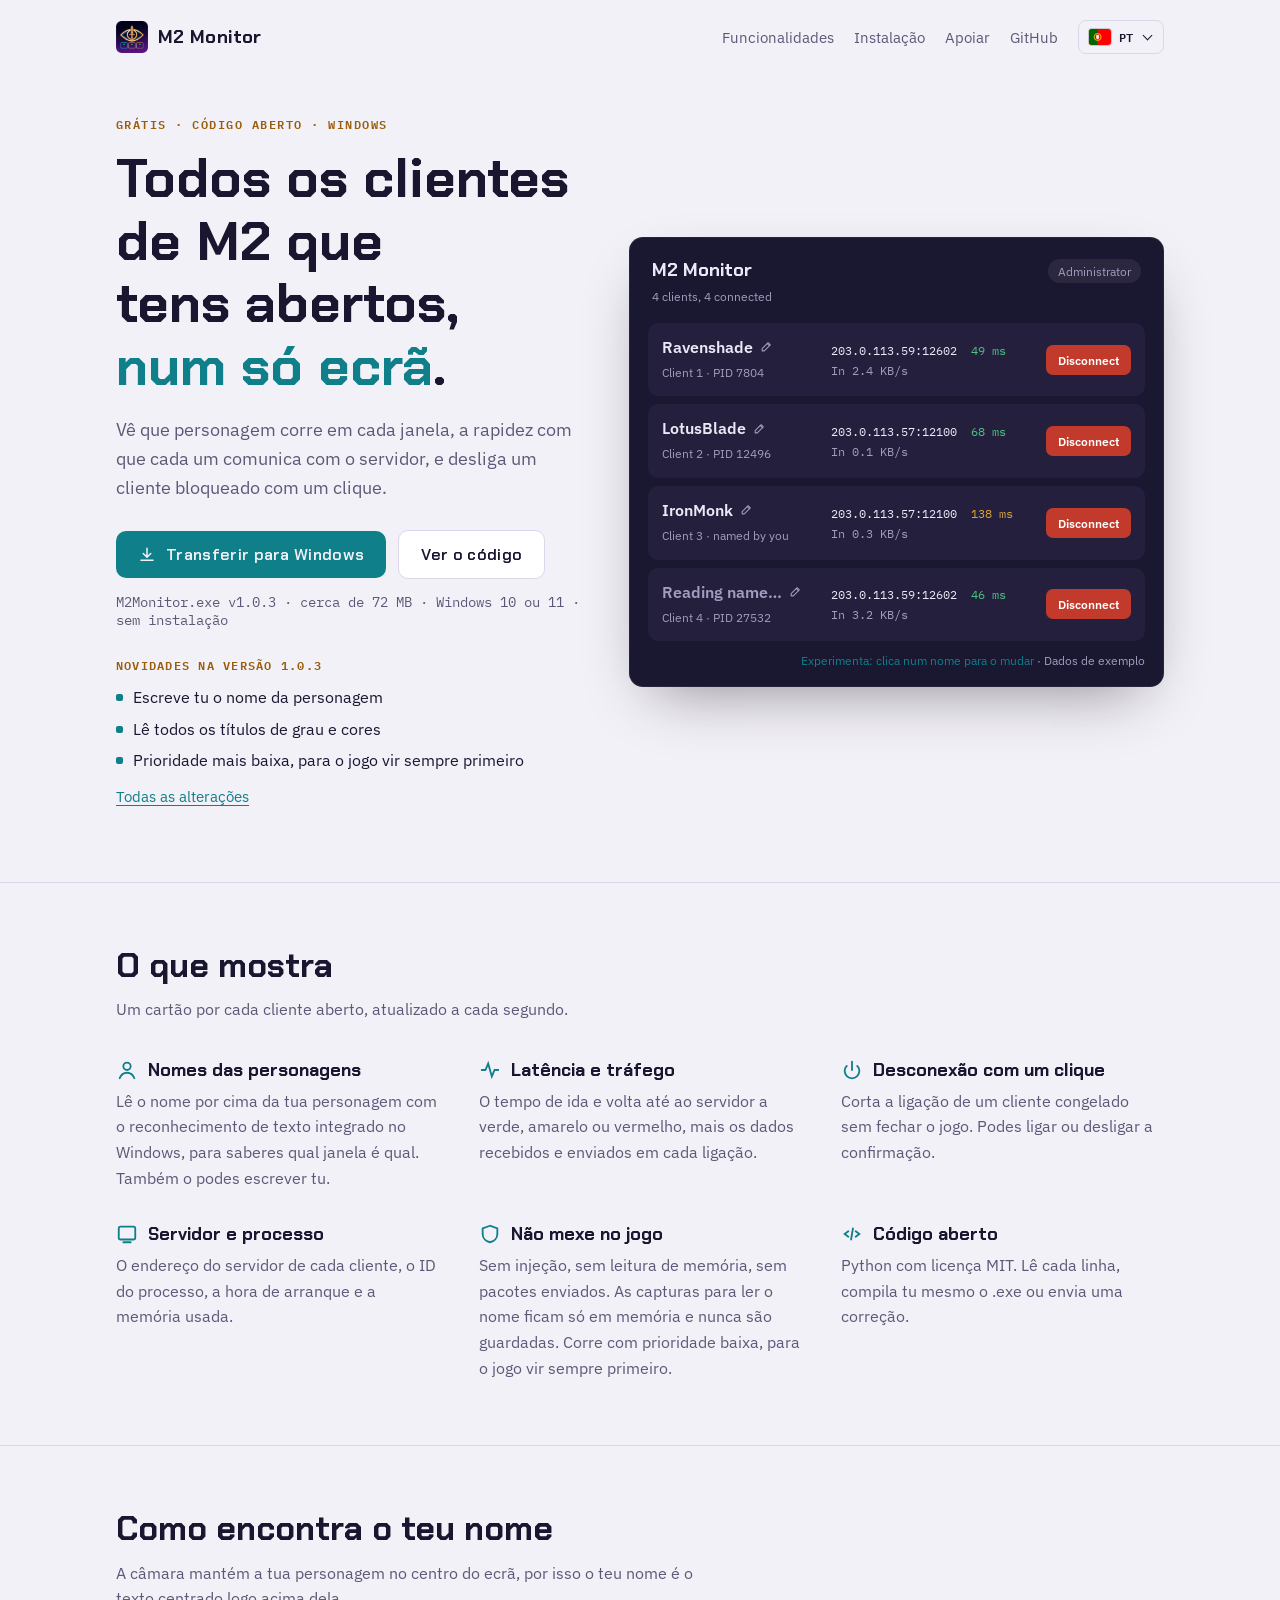
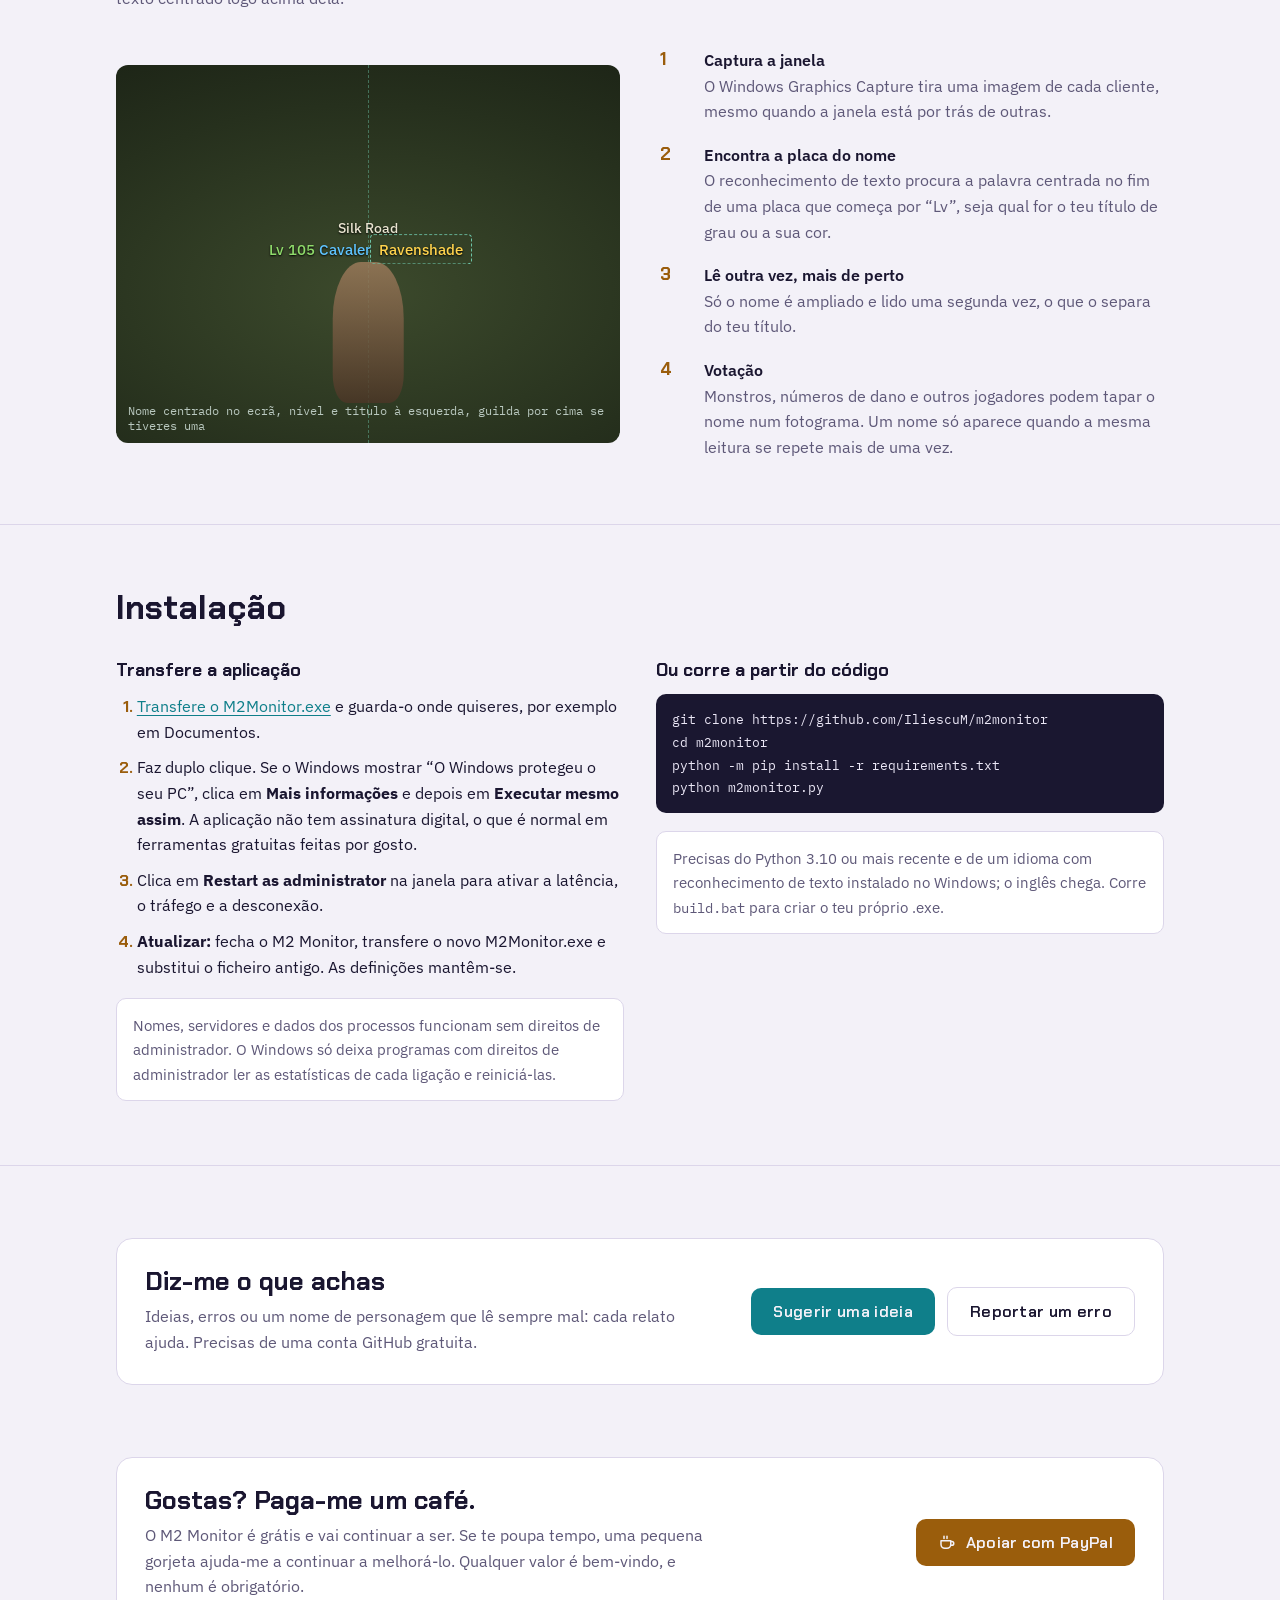
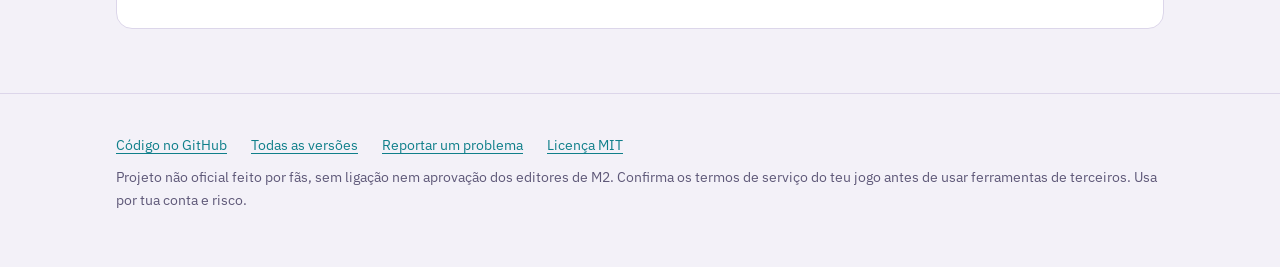
<file: docs/pt/index.html>
<!doctype html>
<html lang="pt">
<head>
<meta charset="utf-8">
<meta name="viewport" content="width=device-width, initial-scale=1, viewport-fit=cover">
<title>M2 Monitor – monitor gratuito de vários clientes de Metin2</title>
<meta name="description" content="Aplicação Windows gratuita para jogadores de Metin2: cada cliente aberto com nome da personagem, servidor, ping e tráfego. Desconexão com um clique.">
<link rel="canonical" href="https://m2monitor.app/pt/">
<meta name="theme-color" content="#0c0a1c">
<meta property="og:type" content="website">
<meta property="og:site_name" content="M2 Monitor">
<meta property="og:title" content="M2 Monitor – monitor gratuito de vários clientes de Metin2">
<meta property="og:description" content="Aplicação Windows gratuita para jogadores de Metin2: cada cliente aberto com nome da personagem, servidor, ping e tráfego. Desconexão com um clique.">
<meta property="og:url" content="https://m2monitor.app/pt/">
<meta property="og:image" content="https://m2monitor.app/og.png">
<meta property="og:image:width" content="1200">
<meta property="og:image:height" content="630">
<meta property="og:image:alt" content="M2 Monitor">
<meta property="og:locale" content="pt_PT">
<meta property="og:locale:alternate" content="en_GB">
<meta property="og:locale:alternate" content="tr_TR">
<meta property="og:locale:alternate" content="ro_RO">
<meta property="og:locale:alternate" content="de_DE">
<meta property="og:locale:alternate" content="it_IT">
<meta property="og:locale:alternate" content="pl_PL">
<meta property="og:locale:alternate" content="es_ES">
<meta property="og:locale:alternate" content="hu_HU">
<meta name="twitter:card" content="summary_large_image">
<meta name="twitter:title" content="M2 Monitor – monitor gratuito de vários clientes de Metin2">
<meta name="twitter:description" content="Aplicação Windows gratuita para jogadores de Metin2: cada cliente aberto com nome da personagem, servidor, ping e tráfego. Desconexão com um clique.">
<meta name="twitter:image" content="https://m2monitor.app/og.png">
<script type="application/ld+json">{"@context": "https://schema.org", "@type": "SoftwareApplication", "name": "M2 Monitor", "description": "Aplicação Windows gratuita para jogadores de Metin2: cada cliente aberto com nome da personagem, servidor, ping e tráfego. Desconexão com um clique.", "url": "https://m2monitor.app/pt/", "inLanguage": "pt", "operatingSystem": "Windows 10, Windows 11", "applicationCategory": "UtilitiesApplication", "applicationSubCategory": "Game utility", "downloadUrl": "https://github.com/IliescuM/m2monitor/releases/latest/download/M2Monitor.exe", "image": "https://m2monitor.app/og.png", "screenshot": "https://m2monitor.app/og.png", "isAccessibleForFree": true, "license": "https://opensource.org/licenses/MIT", "offers": {"@type": "Offer", "price": "0", "priceCurrency": "EUR"}, "author": {"@type": "Person", "name": "IliescuM", "url": "https://github.com/IliescuM"}, "softwareVersion": "1.0.3"}</script>
<link rel="alternate" hreflang="en" href="https://m2monitor.app/">
<link rel="alternate" hreflang="tr" href="https://m2monitor.app/tr/">
<link rel="alternate" hreflang="ro" href="https://m2monitor.app/ro/">
<link rel="alternate" hreflang="de" href="https://m2monitor.app/de/">
<link rel="alternate" hreflang="it" href="https://m2monitor.app/it/">
<link rel="alternate" hreflang="pl" href="https://m2monitor.app/pl/">
<link rel="alternate" hreflang="pt" href="https://m2monitor.app/pt/">
<link rel="alternate" hreflang="es" href="https://m2monitor.app/es/">
<link rel="alternate" hreflang="hu" href="https://m2monitor.app/hu/">
<link rel="alternate" hreflang="x-default" href="https://m2monitor.app/">
<link rel="icon" type="image/png" href="../icon.png">
<link rel="apple-touch-icon" href="../icon.png">
<link rel="preconnect" href="https://fonts.googleapis.com">
<link rel="preconnect" href="https://fonts.gstatic.com" crossorigin>
<link rel="stylesheet" href="https://fonts.googleapis.com/css2?family=Chakra+Petch:wght@500;600;700&family=IBM+Plex+Sans:wght@400;500;600&family=IBM+Plex+Mono:wght@400;500&display=swap">
<link rel="stylesheet" href="../style.css?v=d0723a3f14">
</head>
<body>

<header class="top">
  <div class="wrap">
    <a class="brand" href="./">
      <img src="../icon.png" alt="" width="32" height="32">
      M2 Monitor
    </a>
    <nav aria-label="Secções">
      <a class="section-link" href="#features">Funcionalidades</a>
      <a class="section-link" href="#install">Instalação</a>
      <a class="section-link" href="#tip">Apoiar</a>
      <a class="section-link" href="https://github.com/IliescuM/m2monitor">GitHub</a>
      <details class="lang-menu"><summary aria-label="Idioma"><img class="flag" src="../flags/pt.svg" alt="" width="22" height="16"><span>PT</span></summary><ul><li><a href="../" hreflang="en" lang="en" data-lang="en"><img class="flag" src="../flags/gb.svg" alt="" width="22" height="16">English</a></li><li><a href="../tr/" hreflang="tr" lang="tr" data-lang="tr"><img class="flag" src="../flags/tr.svg" alt="" width="22" height="16">Türkçe</a></li><li><a href="../ro/" hreflang="ro" lang="ro" data-lang="ro"><img class="flag" src="../flags/ro.svg" alt="" width="22" height="16">Română</a></li><li><a href="../de/" hreflang="de" lang="de" data-lang="de"><img class="flag" src="../flags/de.svg" alt="" width="22" height="16">Deutsch</a></li><li><a href="../it/" hreflang="it" lang="it" data-lang="it"><img class="flag" src="../flags/it.svg" alt="" width="22" height="16">Italiano</a></li><li><a href="../pl/" hreflang="pl" lang="pl" data-lang="pl"><img class="flag" src="../flags/pl.svg" alt="" width="22" height="16">Polski</a></li><li><a href="../pt/" hreflang="pt" lang="pt" data-lang="pt" aria-current="page"><img class="flag" src="../flags/pt.svg" alt="" width="22" height="16">Português</a></li><li><a href="../es/" hreflang="es" lang="es" data-lang="es"><img class="flag" src="../flags/es.svg" alt="" width="22" height="16">Español</a></li><li><a href="../hu/" hreflang="hu" lang="hu" data-lang="hu"><img class="flag" src="../flags/hu.svg" alt="" width="22" height="16">Magyar</a></li></ul></details>
    </nav>
  </div>
</header>

<main>
  <section class="hero">
    <div class="wrap">
      <div>
        <p class="eyebrow">Grátis · Código aberto · Windows</p>
        <h1>Todos os clientes de M2 que tens abertos, <em>num só ecrã</em>.</h1>
        <p class="lede">Vê que personagem corre em cada janela, a rapidez com que cada um comunica com o servidor, e desliga um cliente bloqueado com um clique.</p>
        <div class="actions">
          <a class="btn btn-primary" href="https://github.com/IliescuM/m2monitor/releases/latest/download/M2Monitor.exe">
            <svg viewBox="0 0 24 24" fill="none" stroke="currentColor" stroke-width="2" stroke-linecap="round" stroke-linejoin="round" aria-hidden="true"><path d="M12 3v12m0 0-5-5m5 5 5-5M4 19h16"/></svg>
            Transferir para Windows
          </a>
          <a class="btn btn-ghost" href="https://github.com/IliescuM/m2monitor">Ver o código</a>
        </div>
        <p class="fine">M2Monitor.exe v1.0.3 · cerca de 72 MB · Windows 10 ou 11 · sem instalação</p>
        <div class="whatsnew">
          <p class="whatsnew-title">Novidades na versão 1.0.3</p>
          <ul>
            <li>Escreve tu o nome da personagem</li>
            <li>Lê todos os títulos de grau e cores</li>
            <li>Prioridade mais baixa, para o jogo vir sempre primeiro</li>
          </ul>
          <a href="https://github.com/IliescuM/m2monitor/releases/latest">Todas as alterações</a>
        </div>
      </div>

      <div class="mock" aria-label="Exemplo da janela do M2 Monitor com quatro clientes do jogo" data-save="Guardar" data-cancel="Cancelar">
        <div class="mock-head">
          <div><b>M2 Monitor</b><br><span>4 clients, 4 connected</span></div>
          <span class="pill">Administrator</span>
        </div>
        <div class="client">
          <div class="who"><div class="mname-row"><b class="mname">Ravenshade</b><button type="button" class="pen-btn" aria-label="Editar nome"><svg viewBox="0 0 24 24" fill="none" stroke="currentColor" stroke-width="2" stroke-linecap="round" stroke-linejoin="round" aria-hidden="true"><path d="M4 20h4L19 9l-4-4L4 16z"/><path d="M13.5 6.5l4 4"/></svg></button></div><small data-base="Client 1 · PID 7804">Client 1 · PID 7804</small></div>
          <div class="stats"><span class="srv">203.0.113.59:12602</span><span class="rtt" data-base="47">47 ms</span><span>In 2.4 KB/s</span></div>
          <span class="dc">Disconnect</span>
        </div>
        <div class="client">
          <div class="who"><div class="mname-row"><b class="mname">LotusBlade</b><button type="button" class="pen-btn" aria-label="Editar nome"><svg viewBox="0 0 24 24" fill="none" stroke="currentColor" stroke-width="2" stroke-linecap="round" stroke-linejoin="round" aria-hidden="true"><path d="M4 20h4L19 9l-4-4L4 16z"/><path d="M13.5 6.5l4 4"/></svg></button></div><small data-base="Client 2 · PID 12496">Client 2 · PID 12496</small></div>
          <div class="stats"><span class="srv">203.0.113.57:12100</span><span class="rtt" data-base="69">69 ms</span><span>In 0.1 KB/s</span></div>
          <span class="dc">Disconnect</span>
        </div>
        <div class="client">
          <div class="who"><div class="mname-row"><b class="mname">IronMonk</b><button type="button" class="pen-btn" aria-label="Editar nome"><svg viewBox="0 0 24 24" fill="none" stroke="currentColor" stroke-width="2" stroke-linecap="round" stroke-linejoin="round" aria-hidden="true"><path d="M4 20h4L19 9l-4-4L4 16z"/><path d="M13.5 6.5l4 4"/></svg></button></div><small data-base="Client 3 · PID 22628">Client 3 · named by you</small></div>
          <div class="stats"><span class="srv">203.0.113.57:12100</span><span class="rtt" data-base="128">128 ms</span><span>In 0.3 KB/s</span></div>
          <span class="dc">Disconnect</span>
        </div>
        <div class="client reading">
          <div class="who"><div class="mname-row"><b class="mname" data-auto="1">Reading name…</b><button type="button" class="pen-btn" aria-label="Editar nome"><svg viewBox="0 0 24 24" fill="none" stroke="currentColor" stroke-width="2" stroke-linecap="round" stroke-linejoin="round" aria-hidden="true"><path d="M4 20h4L19 9l-4-4L4 16z"/><path d="M13.5 6.5l4 4"/></svg></button></div><small data-base="Client 4 · PID 27532">Client 4 · PID 27532</small></div>
          <div class="stats"><span class="srv">203.0.113.59:12602</span><span class="rtt" data-base="46">46 ms</span><span>In 3.2 KB/s</span></div>
          <span class="dc">Disconnect</span>
        </div>
        <p class="example-note"><span class="mock-hint">Experimenta: clica num nome para o mudar</span> · Dados de exemplo</p>
      </div>
    </div>
  </section>

  <section class="block" id="features">
    <div class="wrap">
      <h2>O que mostra</h2>
      <p class="intro">Um cartão por cada cliente aberto, atualizado a cada segundo.</p>
      <div class="features">
        <div class="feature">
          <h3><svg viewBox="0 0 24 24" fill="none" stroke="currentColor" stroke-width="2" stroke-linecap="round" aria-hidden="true"><circle cx="12" cy="8" r="4"/><path d="M4 21c1.5-4 4.5-6 8-6s6.5 2 8 6"/></svg>Nomes das personagens</h3>
          <p>Lê o nome por cima da tua personagem com o reconhecimento de texto integrado no Windows, para saberes qual janela é qual. Também o podes escrever tu.</p>
        </div>
        <div class="feature">
          <h3><svg viewBox="0 0 24 24" fill="none" stroke="currentColor" stroke-width="2" stroke-linecap="round" aria-hidden="true"><path d="M3 12h4l3-7 4 14 3-7h4"/></svg>Latência e tráfego</h3>
          <p>O tempo de ida e volta até ao servidor a verde, amarelo ou vermelho, mais os dados recebidos e enviados em cada ligação.</p>
        </div>
        <div class="feature">
          <h3><svg viewBox="0 0 24 24" fill="none" stroke="currentColor" stroke-width="2" stroke-linecap="round" aria-hidden="true"><path d="M12 3v9"/><path d="M6.3 7.5a8 8 0 1 0 11.4 0"/></svg>Desconexão com um clique</h3>
          <p>Corta a ligação de um cliente congelado sem fechar o jogo. Podes ligar ou desligar a confirmação.</p>
        </div>
        <div class="feature">
          <h3><svg viewBox="0 0 24 24" fill="none" stroke="currentColor" stroke-width="2" stroke-linecap="round" aria-hidden="true"><rect x="3" y="4" width="18" height="14" rx="2"/><path d="M8 21h8"/></svg>Servidor e processo</h3>
          <p>O endereço do servidor de cada cliente, o ID do processo, a hora de arranque e a memória usada.</p>
        </div>
        <div class="feature">
          <h3><svg viewBox="0 0 24 24" fill="none" stroke="currentColor" stroke-width="2" stroke-linecap="round" aria-hidden="true"><path d="M12 3 4 6v6c0 4.5 3.4 8 8 9 4.6-1 8-4.5 8-9V6z"/></svg>Não mexe no jogo</h3>
          <p>Sem injeção, sem leitura de memória, sem pacotes enviados. As capturas para ler o nome ficam só em memória e nunca são guardadas. Corre com prioridade baixa, para o jogo vir sempre primeiro.</p>
        </div>
        <div class="feature">
          <h3><svg viewBox="0 0 24 24" fill="none" stroke="currentColor" stroke-width="2" stroke-linecap="round" aria-hidden="true"><path d="M8 9l-4 3 4 3M16 9l4 3-4 3M13 6l-2 12"/></svg>Código aberto</h3>
          <p>Python com licença MIT. Lê cada linha, compila tu mesmo o .exe ou envia uma correção.</p>
        </div>
      </div>
    </div>
  </section>

  <section class="block">
    <div class="wrap">
      <h2>Como encontra o teu nome</h2>
      <p class="intro">A câmara mantém a tua personagem no centro do ecrã, por isso o teu nome é o texto centrado logo acima dela.</p>
      <div class="ocr">
        <figure class="scene" style="margin:0">
          <span class="crosshair" aria-hidden="true"></span>
          <span class="hero-figure" aria-hidden="true"></span>
          <div class="plate">
            <div class="guild">Silk Road</div>
            <div class="line"><span class="lv">Lv 105</span> <span class="title">Cavaler</span> <span class="name">Ravenshade</span></div>
          </div>
          <figcaption>Nome centrado no ecrã, nível e título à esquerda, guilda por cima se tiveres uma</figcaption>
        </figure>
        <ol class="steps">
          <li><div><b>Captura a janela</b><span>O Windows Graphics Capture tira uma imagem de cada cliente, mesmo quando a janela está por trás de outras.</span></div></li>
          <li><div><b>Encontra a placa do nome</b><span>O reconhecimento de texto procura a palavra centrada no fim de uma placa que começa por “Lv”, seja qual for o teu título de grau ou a sua cor.</span></div></li>
          <li><div><b>Lê outra vez, mais de perto</b><span>Só o nome é ampliado e lido uma segunda vez, o que o separa do teu título.</span></div></li>
          <li><div><b>Votação</b><span>Monstros, números de dano e outros jogadores podem tapar o nome num fotograma. Um nome só aparece quando a mesma leitura se repete mais de uma vez.</span></div></li>
        </ol>
      </div>
    </div>
  </section>

  <section class="block" id="install">
    <div class="wrap">
      <h2>Instalação</h2>
      <div class="install">
        <div>
          <h3>Transfere a aplicação</h3>
          <ol>
            <li><a href="https://github.com/IliescuM/m2monitor/releases/latest/download/M2Monitor.exe">Transfere o M2Monitor.exe</a> e guarda-o onde quiseres, por exemplo em Documentos.</li>
            <li>Faz duplo clique. Se o Windows mostrar “O Windows protegeu o seu PC”, clica em <b>Mais informações</b> e depois em <b>Executar mesmo assim</b>. A aplicação não tem assinatura digital, o que é normal em ferramentas gratuitas feitas por gosto.</li>
            <li>Clica em <b>Restart as administrator</b> na janela para ativar a latência, o tráfego e a desconexão.</li>
            <li><b>Atualizar:</b> fecha o M2 Monitor, transfere o novo M2Monitor.exe e substitui o ficheiro antigo. As definições mantêm-se.</li>
          </ol>
          <p class="note">Nomes, servidores e dados dos processos funcionam sem direitos de administrador. O Windows só deixa programas com direitos de administrador ler as estatísticas de cada ligação e reiniciá-las.</p>
        </div>
        <div>
          <h3>Ou corre a partir do código</h3>
          <pre><code>git clone https://github.com/IliescuM/m2monitor
cd m2monitor
python -m pip install -r requirements.txt
python m2monitor.py</code></pre>
          <p class="note">Precisas do Python 3.10 ou mais recente e de um idioma com reconhecimento de texto instalado no Windows; o inglês chega. Corre <code>build.bat</code> para criar o teu próprio .exe.</p>
        </div>
      </div>
    </div>
  </section>

  <section class="block" id="feedback">
    <div class="wrap">
      <div class="tip">
        <div class="copy">
          <h2>Diz-me o que achas</h2>
          <p>Ideias, erros ou um nome de personagem que lê sempre mal: cada relato ajuda. Precisas de uma conta GitHub gratuita.</p>
        </div>
        <div class="actions">
          <a class="btn btn-primary" href="https://github.com/IliescuM/m2monitor/discussions/new?category=ideas">Sugerir uma ideia</a>
          <a class="btn btn-ghost" href="https://github.com/IliescuM/m2monitor/issues/new?template=bug_report.yml">Reportar um erro</a>
        </div>
      </div>
    </div>
  </section>

  <section class="block" id="tip">
    <div class="wrap">
      <div class="tip">
        <div class="copy">
          <h2>Gostas? Paga-me um café.</h2>
          <p>O M2 Monitor é grátis e vai continuar a ser. Se te poupa tempo, uma pequena gorjeta ajuda-me a continuar a melhorá-lo. Qualquer valor é bem-vindo, e nenhum é obrigatório.</p>
        </div>
        <a class="btn btn-tip" href="https://paypal.me/IliescuM">
          <svg viewBox="0 0 24 24" fill="none" stroke="currentColor" stroke-width="2" stroke-linecap="round" stroke-linejoin="round" aria-hidden="true"><path d="M4 9h13v5a5 5 0 0 1-5 5H9a5 5 0 0 1-5-5z"/><path d="M17 10h1.5a2.5 2.5 0 0 1 0 5H17M8 3v3M12 3v3"/></svg>
          Apoiar com PayPal
        </a>
      </div>
    </div>
  </section>
</main>

<footer>
  <div class="wrap">
    <div class="row">
      <a href="https://github.com/IliescuM/m2monitor">Código no GitHub</a>
      <a href="https://github.com/IliescuM/m2monitor/releases">Todas as versões</a>
      <a href="https://github.com/IliescuM/m2monitor/issues">Reportar um problema</a>
      <a href="https://github.com/IliescuM/m2monitor/blob/main/LICENSE">Licença MIT</a>
    </div>
    <p>Projeto não oficial feito por fãs, sem ligação nem aprovação dos editores de M2. Confirma os termos de serviço do teu jogo antes de usar ferramentas de terceiros. Usa por tua conta e risco.</p>
  </div>
</footer>

<script src="../site.js?v=6a04e72273"></script>
</body>
</html>
</file>
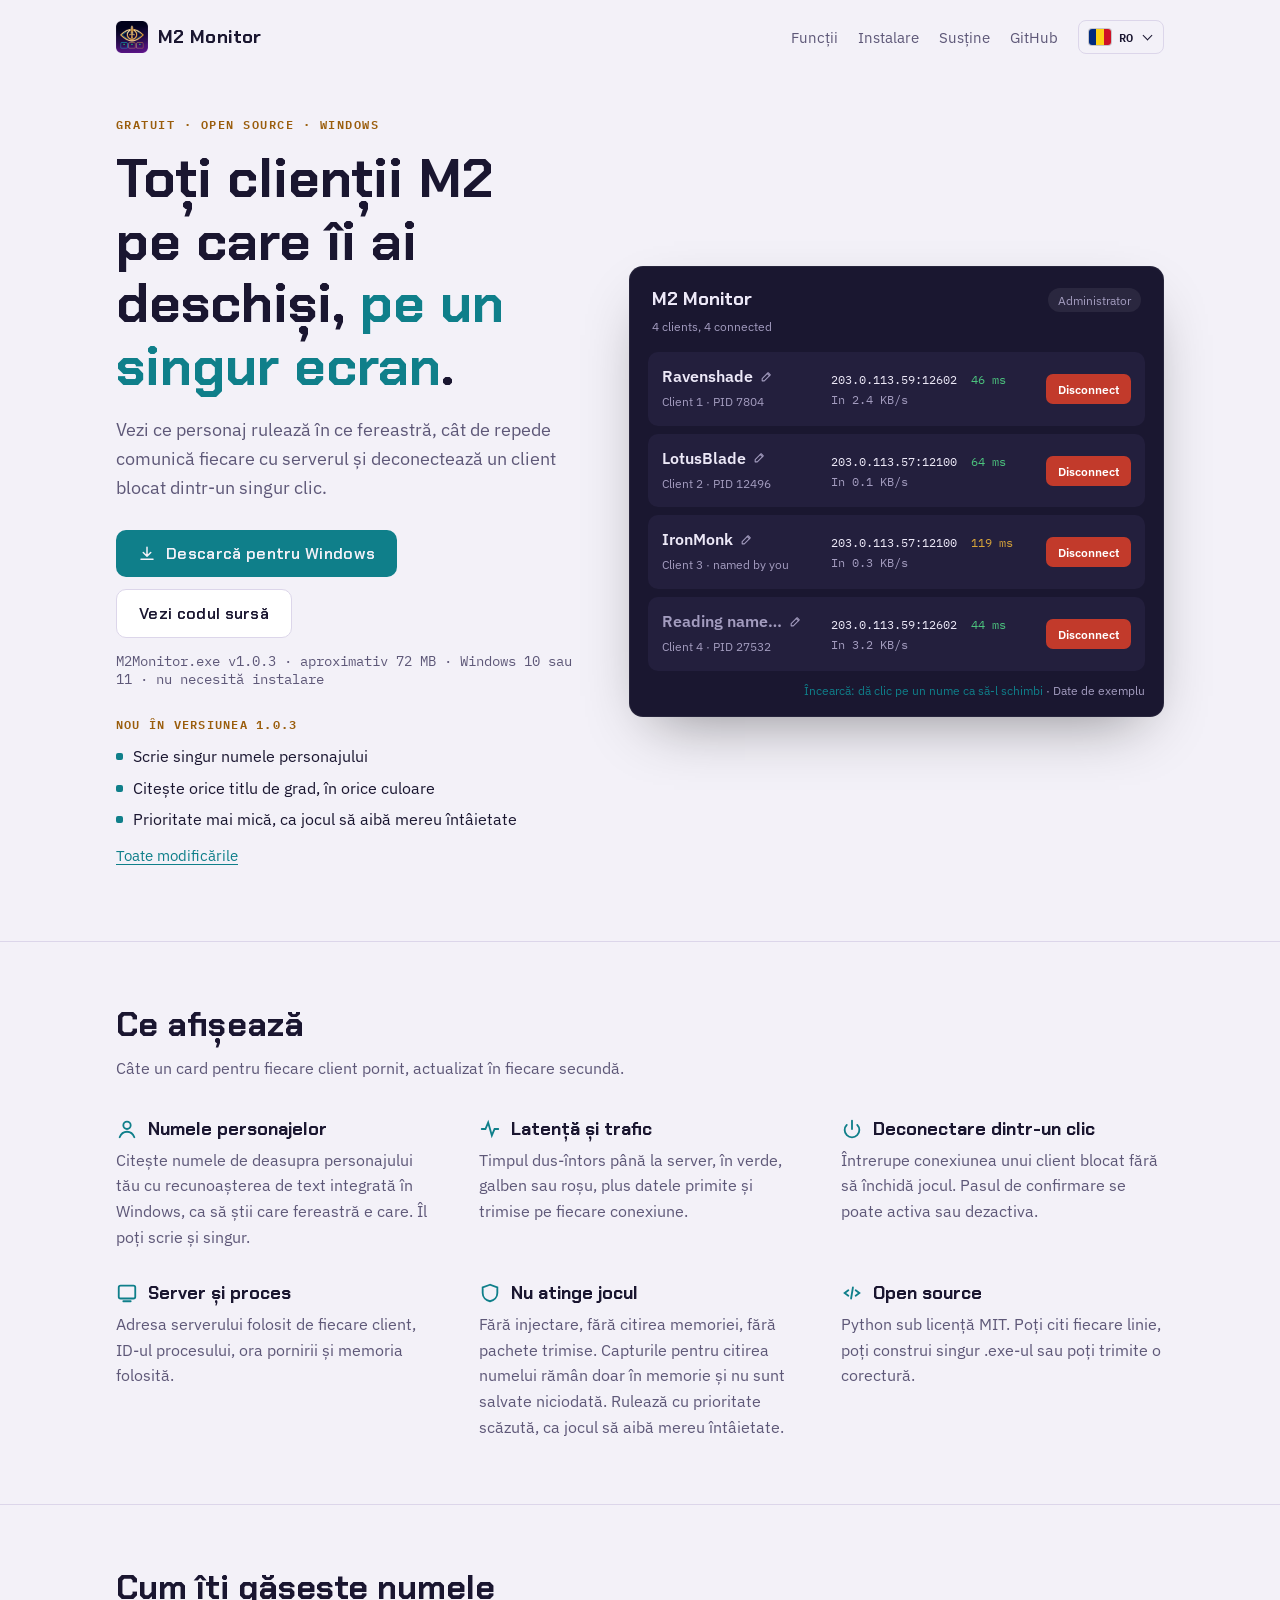
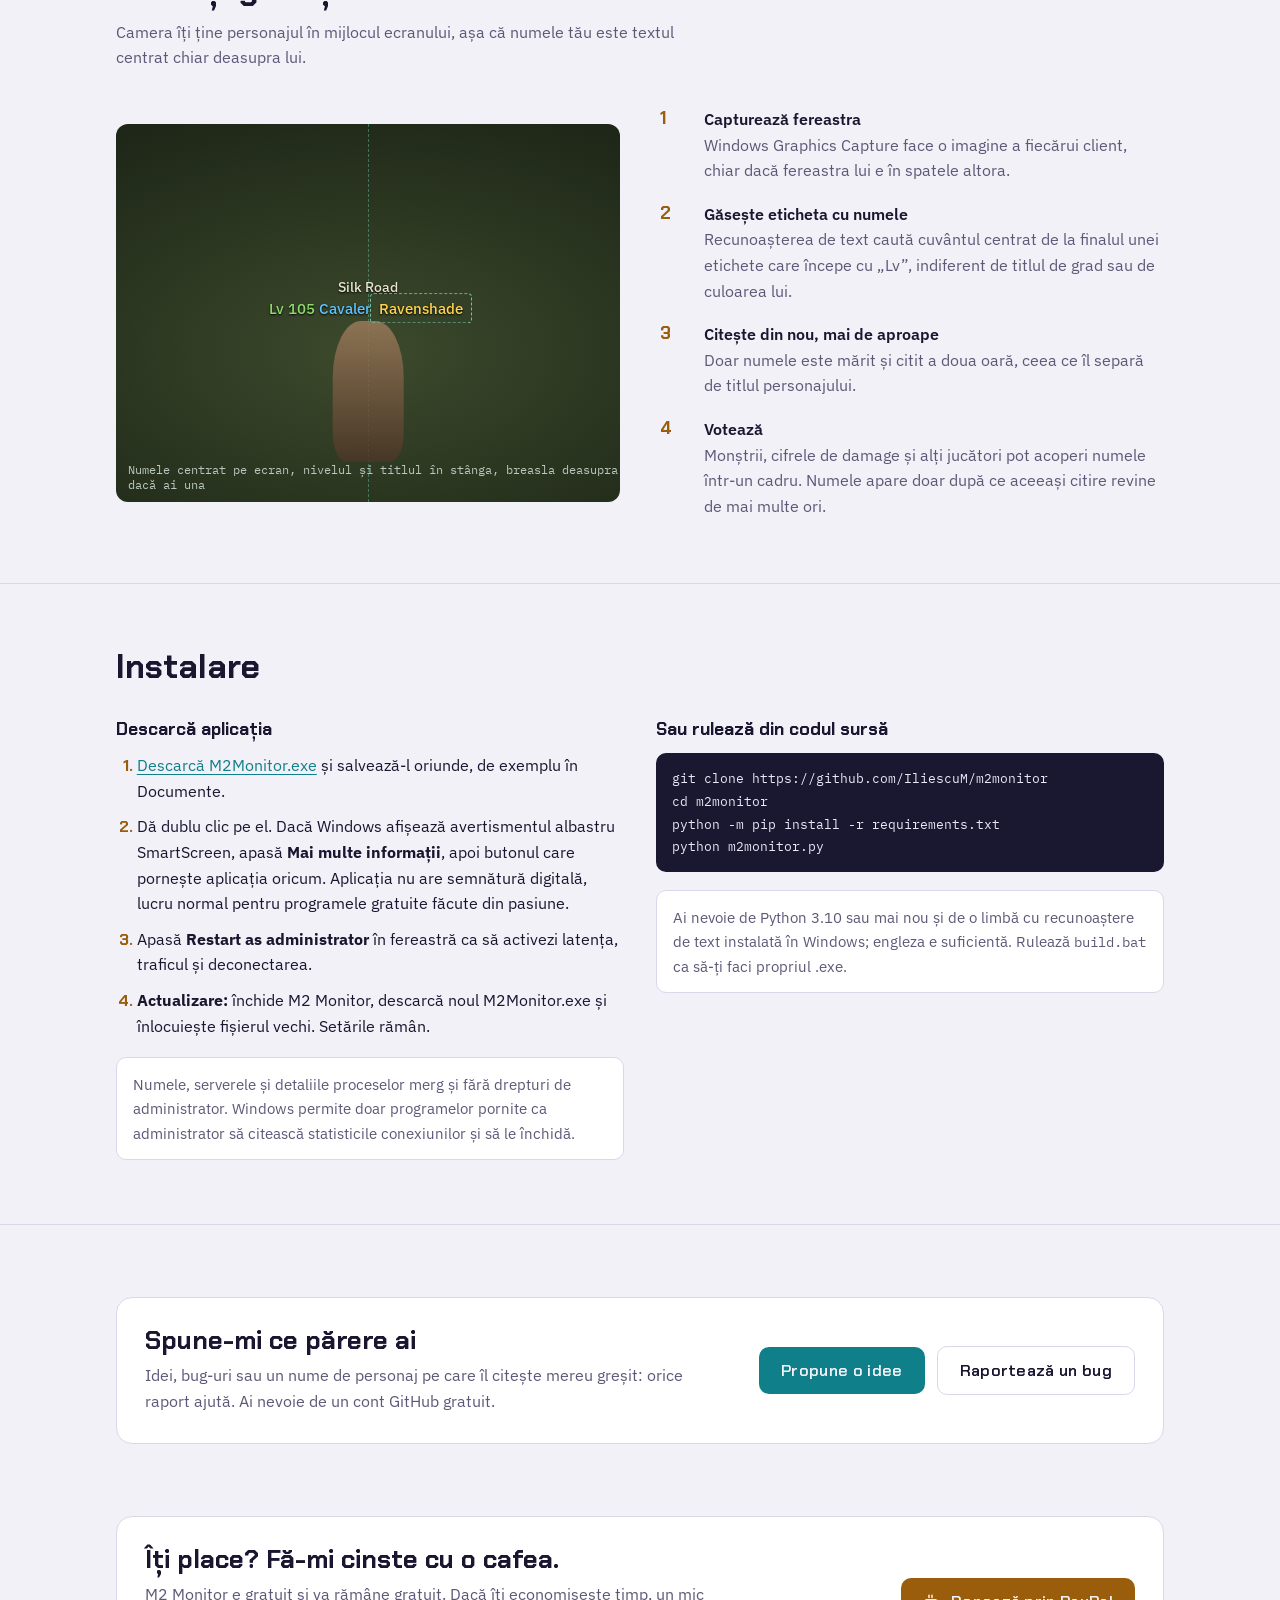
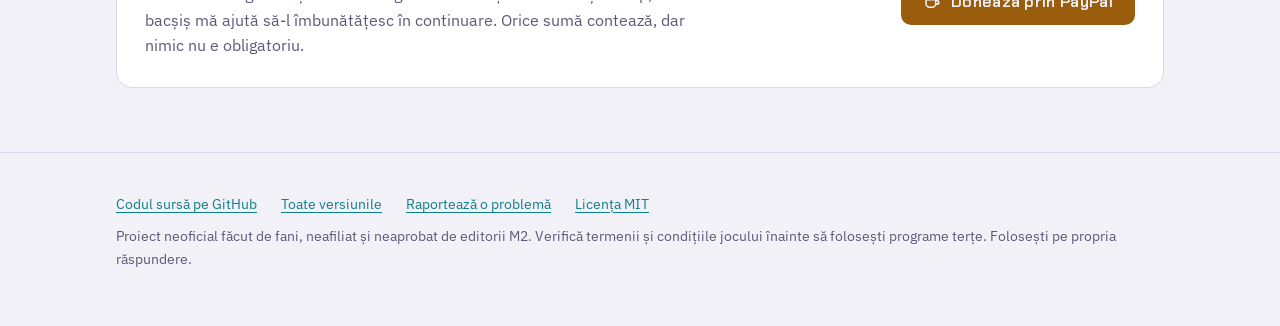
<file: docs/ro/index.html>
<!doctype html>
<html lang="ro">
<head>
<meta charset="utf-8">
<meta name="viewport" content="width=device-width, initial-scale=1, viewport-fit=cover">
<title>M2 Monitor – monitor gratuit pentru mai mulți clienți Metin2</title>
<meta name="description" content="Aplicație Windows gratuită pentru jucătorii de Metin2: vezi fiecare client cu numele personajului, serverul, ping-ul și traficul. Deconectare dintr-un clic.">
<link rel="canonical" href="https://m2monitor.app/ro/">
<meta name="theme-color" content="#0c0a1c">
<meta property="og:type" content="website">
<meta property="og:site_name" content="M2 Monitor">
<meta property="og:title" content="M2 Monitor – monitor gratuit pentru mai mulți clienți Metin2">
<meta property="og:description" content="Aplicație Windows gratuită pentru jucătorii de Metin2: vezi fiecare client cu numele personajului, serverul, ping-ul și traficul. Deconectare dintr-un clic.">
<meta property="og:url" content="https://m2monitor.app/ro/">
<meta property="og:image" content="https://m2monitor.app/og.png">
<meta property="og:image:width" content="1200">
<meta property="og:image:height" content="630">
<meta property="og:image:alt" content="M2 Monitor">
<meta property="og:locale" content="ro_RO">
<meta property="og:locale:alternate" content="en_GB">
<meta property="og:locale:alternate" content="tr_TR">
<meta property="og:locale:alternate" content="de_DE">
<meta property="og:locale:alternate" content="it_IT">
<meta property="og:locale:alternate" content="pl_PL">
<meta property="og:locale:alternate" content="pt_PT">
<meta property="og:locale:alternate" content="es_ES">
<meta property="og:locale:alternate" content="hu_HU">
<meta name="twitter:card" content="summary_large_image">
<meta name="twitter:title" content="M2 Monitor – monitor gratuit pentru mai mulți clienți Metin2">
<meta name="twitter:description" content="Aplicație Windows gratuită pentru jucătorii de Metin2: vezi fiecare client cu numele personajului, serverul, ping-ul și traficul. Deconectare dintr-un clic.">
<meta name="twitter:image" content="https://m2monitor.app/og.png">
<script type="application/ld+json">{"@context": "https://schema.org", "@type": "SoftwareApplication", "name": "M2 Monitor", "description": "Aplicație Windows gratuită pentru jucătorii de Metin2: vezi fiecare client cu numele personajului, serverul, ping-ul și traficul. Deconectare dintr-un clic.", "url": "https://m2monitor.app/ro/", "inLanguage": "ro", "operatingSystem": "Windows 10, Windows 11", "applicationCategory": "UtilitiesApplication", "applicationSubCategory": "Game utility", "downloadUrl": "https://github.com/IliescuM/m2monitor/releases/latest/download/M2Monitor.exe", "image": "https://m2monitor.app/og.png", "screenshot": "https://m2monitor.app/og.png", "isAccessibleForFree": true, "license": "https://opensource.org/licenses/MIT", "offers": {"@type": "Offer", "price": "0", "priceCurrency": "EUR"}, "author": {"@type": "Person", "name": "IliescuM", "url": "https://github.com/IliescuM"}, "softwareVersion": "1.0.3"}</script>
<link rel="alternate" hreflang="en" href="https://m2monitor.app/">
<link rel="alternate" hreflang="tr" href="https://m2monitor.app/tr/">
<link rel="alternate" hreflang="ro" href="https://m2monitor.app/ro/">
<link rel="alternate" hreflang="de" href="https://m2monitor.app/de/">
<link rel="alternate" hreflang="it" href="https://m2monitor.app/it/">
<link rel="alternate" hreflang="pl" href="https://m2monitor.app/pl/">
<link rel="alternate" hreflang="pt" href="https://m2monitor.app/pt/">
<link rel="alternate" hreflang="es" href="https://m2monitor.app/es/">
<link rel="alternate" hreflang="hu" href="https://m2monitor.app/hu/">
<link rel="alternate" hreflang="x-default" href="https://m2monitor.app/">
<link rel="icon" type="image/png" href="../icon.png">
<link rel="apple-touch-icon" href="../icon.png">
<link rel="preconnect" href="https://fonts.googleapis.com">
<link rel="preconnect" href="https://fonts.gstatic.com" crossorigin>
<link rel="stylesheet" href="https://fonts.googleapis.com/css2?family=Chakra+Petch:wght@500;600;700&family=IBM+Plex+Sans:wght@400;500;600&family=IBM+Plex+Mono:wght@400;500&display=swap">
<link rel="stylesheet" href="../style.css?v=d0723a3f14">
</head>
<body>

<header class="top">
  <div class="wrap">
    <a class="brand" href="./">
      <img src="../icon.png" alt="" width="32" height="32">
      M2 Monitor
    </a>
    <nav aria-label="Secțiuni">
      <a class="section-link" href="#features">Funcții</a>
      <a class="section-link" href="#install">Instalare</a>
      <a class="section-link" href="#tip">Susține</a>
      <a class="section-link" href="https://github.com/IliescuM/m2monitor">GitHub</a>
      <details class="lang-menu"><summary aria-label="Limbă"><img class="flag" src="../flags/ro.svg" alt="" width="22" height="16"><span>RO</span></summary><ul><li><a href="../" hreflang="en" lang="en" data-lang="en"><img class="flag" src="../flags/gb.svg" alt="" width="22" height="16">English</a></li><li><a href="../tr/" hreflang="tr" lang="tr" data-lang="tr"><img class="flag" src="../flags/tr.svg" alt="" width="22" height="16">Türkçe</a></li><li><a href="../ro/" hreflang="ro" lang="ro" data-lang="ro" aria-current="page"><img class="flag" src="../flags/ro.svg" alt="" width="22" height="16">Română</a></li><li><a href="../de/" hreflang="de" lang="de" data-lang="de"><img class="flag" src="../flags/de.svg" alt="" width="22" height="16">Deutsch</a></li><li><a href="../it/" hreflang="it" lang="it" data-lang="it"><img class="flag" src="../flags/it.svg" alt="" width="22" height="16">Italiano</a></li><li><a href="../pl/" hreflang="pl" lang="pl" data-lang="pl"><img class="flag" src="../flags/pl.svg" alt="" width="22" height="16">Polski</a></li><li><a href="../pt/" hreflang="pt" lang="pt" data-lang="pt"><img class="flag" src="../flags/pt.svg" alt="" width="22" height="16">Português</a></li><li><a href="../es/" hreflang="es" lang="es" data-lang="es"><img class="flag" src="../flags/es.svg" alt="" width="22" height="16">Español</a></li><li><a href="../hu/" hreflang="hu" lang="hu" data-lang="hu"><img class="flag" src="../flags/hu.svg" alt="" width="22" height="16">Magyar</a></li></ul></details>
    </nav>
  </div>
</header>

<main>
  <section class="hero">
    <div class="wrap">
      <div>
        <p class="eyebrow">Gratuit · Open source · Windows</p>
        <h1>Toți clienții M2 pe care îi ai deschiși, <em>pe un singur ecran</em>.</h1>
        <p class="lede">Vezi ce personaj rulează în ce fereastră, cât de repede comunică fiecare cu serverul și deconectează un client blocat dintr-un singur clic.</p>
        <div class="actions">
          <a class="btn btn-primary" href="https://github.com/IliescuM/m2monitor/releases/latest/download/M2Monitor.exe">
            <svg viewBox="0 0 24 24" fill="none" stroke="currentColor" stroke-width="2" stroke-linecap="round" stroke-linejoin="round" aria-hidden="true"><path d="M12 3v12m0 0-5-5m5 5 5-5M4 19h16"/></svg>
            Descarcă pentru Windows
          </a>
          <a class="btn btn-ghost" href="https://github.com/IliescuM/m2monitor">Vezi codul sursă</a>
        </div>
        <p class="fine">M2Monitor.exe v1.0.3 · aproximativ 72 MB · Windows 10 sau 11 · nu necesită instalare</p>
        <div class="whatsnew">
          <p class="whatsnew-title">Nou în versiunea 1.0.3</p>
          <ul>
            <li>Scrie singur numele personajului</li>
            <li>Citește orice titlu de grad, în orice culoare</li>
            <li>Prioritate mai mică, ca jocul să aibă mereu întâietate</li>
          </ul>
          <a href="https://github.com/IliescuM/m2monitor/releases/latest">Toate modificările</a>
        </div>
      </div>

      <div class="mock" aria-label="Exemplu de fereastră M2 Monitor cu patru clienți de joc" data-save="Salvează" data-cancel="Anulează">
        <div class="mock-head">
          <div><b>M2 Monitor</b><br><span>4 clients, 4 connected</span></div>
          <span class="pill">Administrator</span>
        </div>
        <div class="client">
          <div class="who"><div class="mname-row"><b class="mname">Ravenshade</b><button type="button" class="pen-btn" aria-label="Editează numele"><svg viewBox="0 0 24 24" fill="none" stroke="currentColor" stroke-width="2" stroke-linecap="round" stroke-linejoin="round" aria-hidden="true"><path d="M4 20h4L19 9l-4-4L4 16z"/><path d="M13.5 6.5l4 4"/></svg></button></div><small data-base="Client 1 · PID 7804">Client 1 · PID 7804</small></div>
          <div class="stats"><span class="srv">203.0.113.59:12602</span><span class="rtt" data-base="47">47 ms</span><span>In 2.4 KB/s</span></div>
          <span class="dc">Disconnect</span>
        </div>
        <div class="client">
          <div class="who"><div class="mname-row"><b class="mname">LotusBlade</b><button type="button" class="pen-btn" aria-label="Editează numele"><svg viewBox="0 0 24 24" fill="none" stroke="currentColor" stroke-width="2" stroke-linecap="round" stroke-linejoin="round" aria-hidden="true"><path d="M4 20h4L19 9l-4-4L4 16z"/><path d="M13.5 6.5l4 4"/></svg></button></div><small data-base="Client 2 · PID 12496">Client 2 · PID 12496</small></div>
          <div class="stats"><span class="srv">203.0.113.57:12100</span><span class="rtt" data-base="69">69 ms</span><span>In 0.1 KB/s</span></div>
          <span class="dc">Disconnect</span>
        </div>
        <div class="client">
          <div class="who"><div class="mname-row"><b class="mname">IronMonk</b><button type="button" class="pen-btn" aria-label="Editează numele"><svg viewBox="0 0 24 24" fill="none" stroke="currentColor" stroke-width="2" stroke-linecap="round" stroke-linejoin="round" aria-hidden="true"><path d="M4 20h4L19 9l-4-4L4 16z"/><path d="M13.5 6.5l4 4"/></svg></button></div><small data-base="Client 3 · PID 22628">Client 3 · named by you</small></div>
          <div class="stats"><span class="srv">203.0.113.57:12100</span><span class="rtt" data-base="128">128 ms</span><span>In 0.3 KB/s</span></div>
          <span class="dc">Disconnect</span>
        </div>
        <div class="client reading">
          <div class="who"><div class="mname-row"><b class="mname" data-auto="1">Reading name…</b><button type="button" class="pen-btn" aria-label="Editează numele"><svg viewBox="0 0 24 24" fill="none" stroke="currentColor" stroke-width="2" stroke-linecap="round" stroke-linejoin="round" aria-hidden="true"><path d="M4 20h4L19 9l-4-4L4 16z"/><path d="M13.5 6.5l4 4"/></svg></button></div><small data-base="Client 4 · PID 27532">Client 4 · PID 27532</small></div>
          <div class="stats"><span class="srv">203.0.113.59:12602</span><span class="rtt" data-base="46">46 ms</span><span>In 3.2 KB/s</span></div>
          <span class="dc">Disconnect</span>
        </div>
        <p class="example-note"><span class="mock-hint">Încearcă: dă clic pe un nume ca să-l schimbi</span> · Date de exemplu</p>
      </div>
    </div>
  </section>

  <section class="block" id="features">
    <div class="wrap">
      <h2>Ce afișează</h2>
      <p class="intro">Câte un card pentru fiecare client pornit, actualizat în fiecare secundă.</p>
      <div class="features">
        <div class="feature">
          <h3><svg viewBox="0 0 24 24" fill="none" stroke="currentColor" stroke-width="2" stroke-linecap="round" aria-hidden="true"><circle cx="12" cy="8" r="4"/><path d="M4 21c1.5-4 4.5-6 8-6s6.5 2 8 6"/></svg>Numele personajelor</h3>
          <p>Citește numele de deasupra personajului tău cu recunoașterea de text integrată în Windows, ca să știi care fereastră e care. Îl poți scrie și singur.</p>
        </div>
        <div class="feature">
          <h3><svg viewBox="0 0 24 24" fill="none" stroke="currentColor" stroke-width="2" stroke-linecap="round" aria-hidden="true"><path d="M3 12h4l3-7 4 14 3-7h4"/></svg>Latență și trafic</h3>
          <p>Timpul dus-întors până la server, în verde, galben sau roșu, plus datele primite și trimise pe fiecare conexiune.</p>
        </div>
        <div class="feature">
          <h3><svg viewBox="0 0 24 24" fill="none" stroke="currentColor" stroke-width="2" stroke-linecap="round" aria-hidden="true"><path d="M12 3v9"/><path d="M6.3 7.5a8 8 0 1 0 11.4 0"/></svg>Deconectare dintr-un clic</h3>
          <p>Întrerupe conexiunea unui client blocat fără să închidă jocul. Pasul de confirmare se poate activa sau dezactiva.</p>
        </div>
        <div class="feature">
          <h3><svg viewBox="0 0 24 24" fill="none" stroke="currentColor" stroke-width="2" stroke-linecap="round" aria-hidden="true"><rect x="3" y="4" width="18" height="14" rx="2"/><path d="M8 21h8"/></svg>Server și proces</h3>
          <p>Adresa serverului folosit de fiecare client, ID-ul procesului, ora pornirii și memoria folosită.</p>
        </div>
        <div class="feature">
          <h3><svg viewBox="0 0 24 24" fill="none" stroke="currentColor" stroke-width="2" stroke-linecap="round" aria-hidden="true"><path d="M12 3 4 6v6c0 4.5 3.4 8 8 9 4.6-1 8-4.5 8-9V6z"/></svg>Nu atinge jocul</h3>
          <p>Fără injectare, fără citirea memoriei, fără pachete trimise. Capturile pentru citirea numelui rămân doar în memorie și nu sunt salvate niciodată. Rulează cu prioritate scăzută, ca jocul să aibă mereu întâietate.</p>
        </div>
        <div class="feature">
          <h3><svg viewBox="0 0 24 24" fill="none" stroke="currentColor" stroke-width="2" stroke-linecap="round" aria-hidden="true"><path d="M8 9l-4 3 4 3M16 9l4 3-4 3M13 6l-2 12"/></svg>Open source</h3>
          <p>Python sub licență MIT. Poți citi fiecare linie, poți construi singur .exe-ul sau poți trimite o corectură.</p>
        </div>
      </div>
    </div>
  </section>

  <section class="block">
    <div class="wrap">
      <h2>Cum îți găsește numele</h2>
      <p class="intro">Camera îți ține personajul în mijlocul ecranului, așa că numele tău este textul centrat chiar deasupra lui.</p>
      <div class="ocr">
        <figure class="scene" style="margin:0">
          <span class="crosshair" aria-hidden="true"></span>
          <span class="hero-figure" aria-hidden="true"></span>
          <div class="plate">
            <div class="guild">Silk Road</div>
            <div class="line"><span class="lv">Lv 105</span> <span class="title">Cavaler</span> <span class="name">Ravenshade</span></div>
          </div>
          <figcaption>Numele centrat pe ecran, nivelul și titlul în stânga, breasla deasupra dacă ai una</figcaption>
        </figure>
        <ol class="steps">
          <li><div><b>Capturează fereastra</b><span>Windows Graphics Capture face o imagine a fiecărui client, chiar dacă fereastra lui e în spatele altora.</span></div></li>
          <li><div><b>Găsește eticheta cu numele</b><span>Recunoașterea de text caută cuvântul centrat de la finalul unei etichete care începe cu „Lv”, indiferent de titlul de grad sau de culoarea lui.</span></div></li>
          <li><div><b>Citește din nou, mai de aproape</b><span>Doar numele este mărit și citit a doua oară, ceea ce îl separă de titlul personajului.</span></div></li>
          <li><div><b>Votează</b><span>Monștrii, cifrele de damage și alți jucători pot acoperi numele într-un cadru. Numele apare doar după ce aceeași citire revine de mai multe ori.</span></div></li>
        </ol>
      </div>
    </div>
  </section>

  <section class="block" id="install">
    <div class="wrap">
      <h2>Instalare</h2>
      <div class="install">
        <div>
          <h3>Descarcă aplicația</h3>
          <ol>
            <li><a href="https://github.com/IliescuM/m2monitor/releases/latest/download/M2Monitor.exe">Descarcă M2Monitor.exe</a> și salvează-l oriunde, de exemplu în Documente.</li>
            <li>Dă dublu clic pe el. Dacă Windows afișează avertismentul albastru SmartScreen, apasă <b>Mai multe informații</b>, apoi butonul care pornește aplicația oricum. Aplicația nu are semnătură digitală, lucru normal pentru programele gratuite făcute din pasiune.</li>
            <li>Apasă <b>Restart as administrator</b> în fereastră ca să activezi latența, traficul și deconectarea.</li>
            <li><b>Actualizare:</b> închide M2 Monitor, descarcă noul M2Monitor.exe și înlocuiește fișierul vechi. Setările rămân.</li>
          </ol>
          <p class="note">Numele, serverele și detaliile proceselor merg și fără drepturi de administrator. Windows permite doar programelor pornite ca administrator să citească statisticile conexiunilor și să le închidă.</p>
        </div>
        <div>
          <h3>Sau rulează din codul sursă</h3>
          <pre><code>git clone https://github.com/IliescuM/m2monitor
cd m2monitor
python -m pip install -r requirements.txt
python m2monitor.py</code></pre>
          <p class="note">Ai nevoie de Python 3.10 sau mai nou și de o limbă cu recunoaștere de text instalată în Windows; engleza e suficientă. Rulează <code>build.bat</code> ca să-ți faci propriul .exe.</p>
        </div>
      </div>
    </div>
  </section>

  <section class="block" id="feedback">
    <div class="wrap">
      <div class="tip">
        <div class="copy">
          <h2>Spune-mi ce părere ai</h2>
          <p>Idei, bug-uri sau un nume de personaj pe care îl citește mereu greșit: orice raport ajută. Ai nevoie de un cont GitHub gratuit.</p>
        </div>
        <div class="actions">
          <a class="btn btn-primary" href="https://github.com/IliescuM/m2monitor/discussions/new?category=ideas">Propune o idee</a>
          <a class="btn btn-ghost" href="https://github.com/IliescuM/m2monitor/issues/new?template=bug_report.yml">Raportează un bug</a>
        </div>
      </div>
    </div>
  </section>

  <section class="block" id="tip">
    <div class="wrap">
      <div class="tip">
        <div class="copy">
          <h2>Îți place? Fă-mi cinste cu o cafea.</h2>
          <p>M2 Monitor e gratuit și va rămâne gratuit. Dacă îți economisește timp, un mic bacșiș mă ajută să-l îmbunătățesc în continuare. Orice sumă contează, dar nimic nu e obligatoriu.</p>
        </div>
        <a class="btn btn-tip" href="https://paypal.me/IliescuM">
          <svg viewBox="0 0 24 24" fill="none" stroke="currentColor" stroke-width="2" stroke-linecap="round" stroke-linejoin="round" aria-hidden="true"><path d="M4 9h13v5a5 5 0 0 1-5 5H9a5 5 0 0 1-5-5z"/><path d="M17 10h1.5a2.5 2.5 0 0 1 0 5H17M8 3v3M12 3v3"/></svg>
          Donează prin PayPal
        </a>
      </div>
    </div>
  </section>
</main>

<footer>
  <div class="wrap">
    <div class="row">
      <a href="https://github.com/IliescuM/m2monitor">Codul sursă pe GitHub</a>
      <a href="https://github.com/IliescuM/m2monitor/releases">Toate versiunile</a>
      <a href="https://github.com/IliescuM/m2monitor/issues">Raportează o problemă</a>
      <a href="https://github.com/IliescuM/m2monitor/blob/main/LICENSE">Licența MIT</a>
    </div>
    <p>Proiect neoficial făcut de fani, neafiliat și neaprobat de editorii M2. Verifică termenii și condițiile jocului înainte să folosești programe terțe. Folosești pe propria răspundere.</p>
  </div>
</footer>

<script src="../site.js?v=6a04e72273"></script>
</body>
</html>
</file>
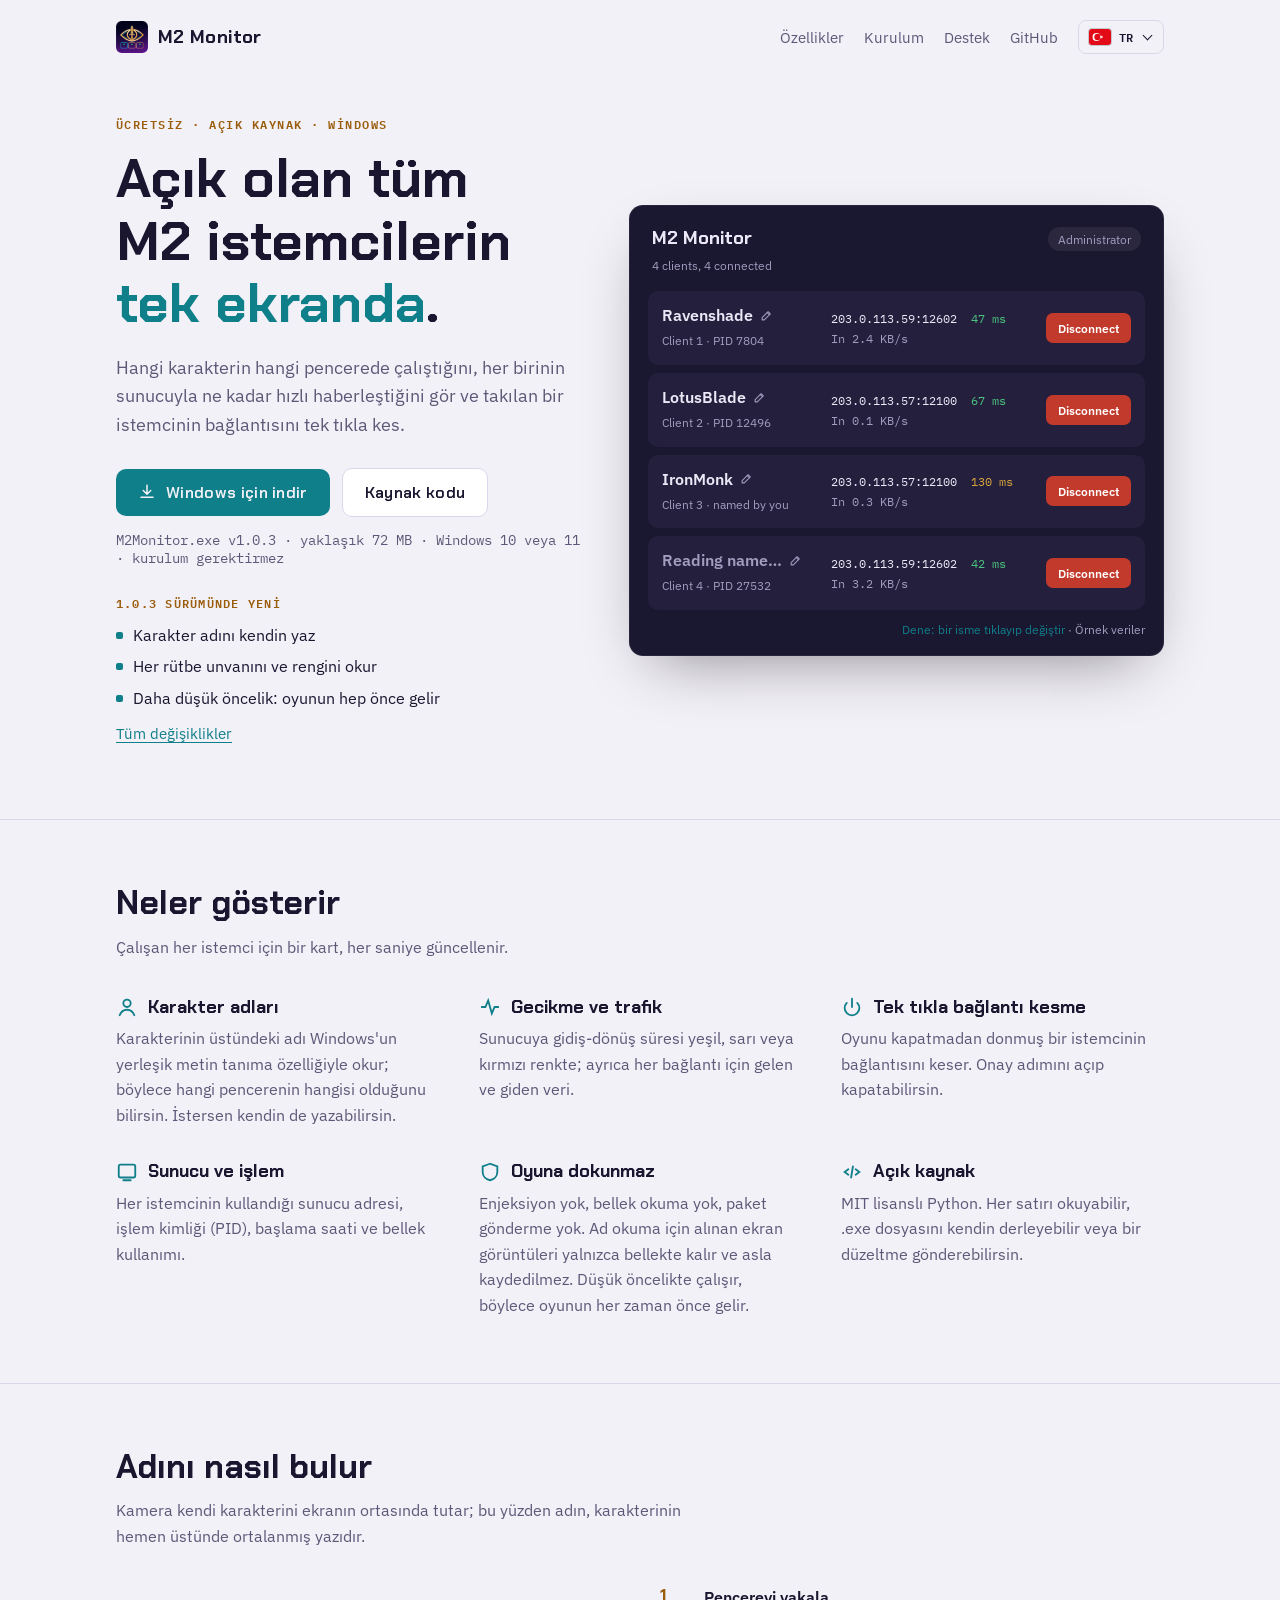
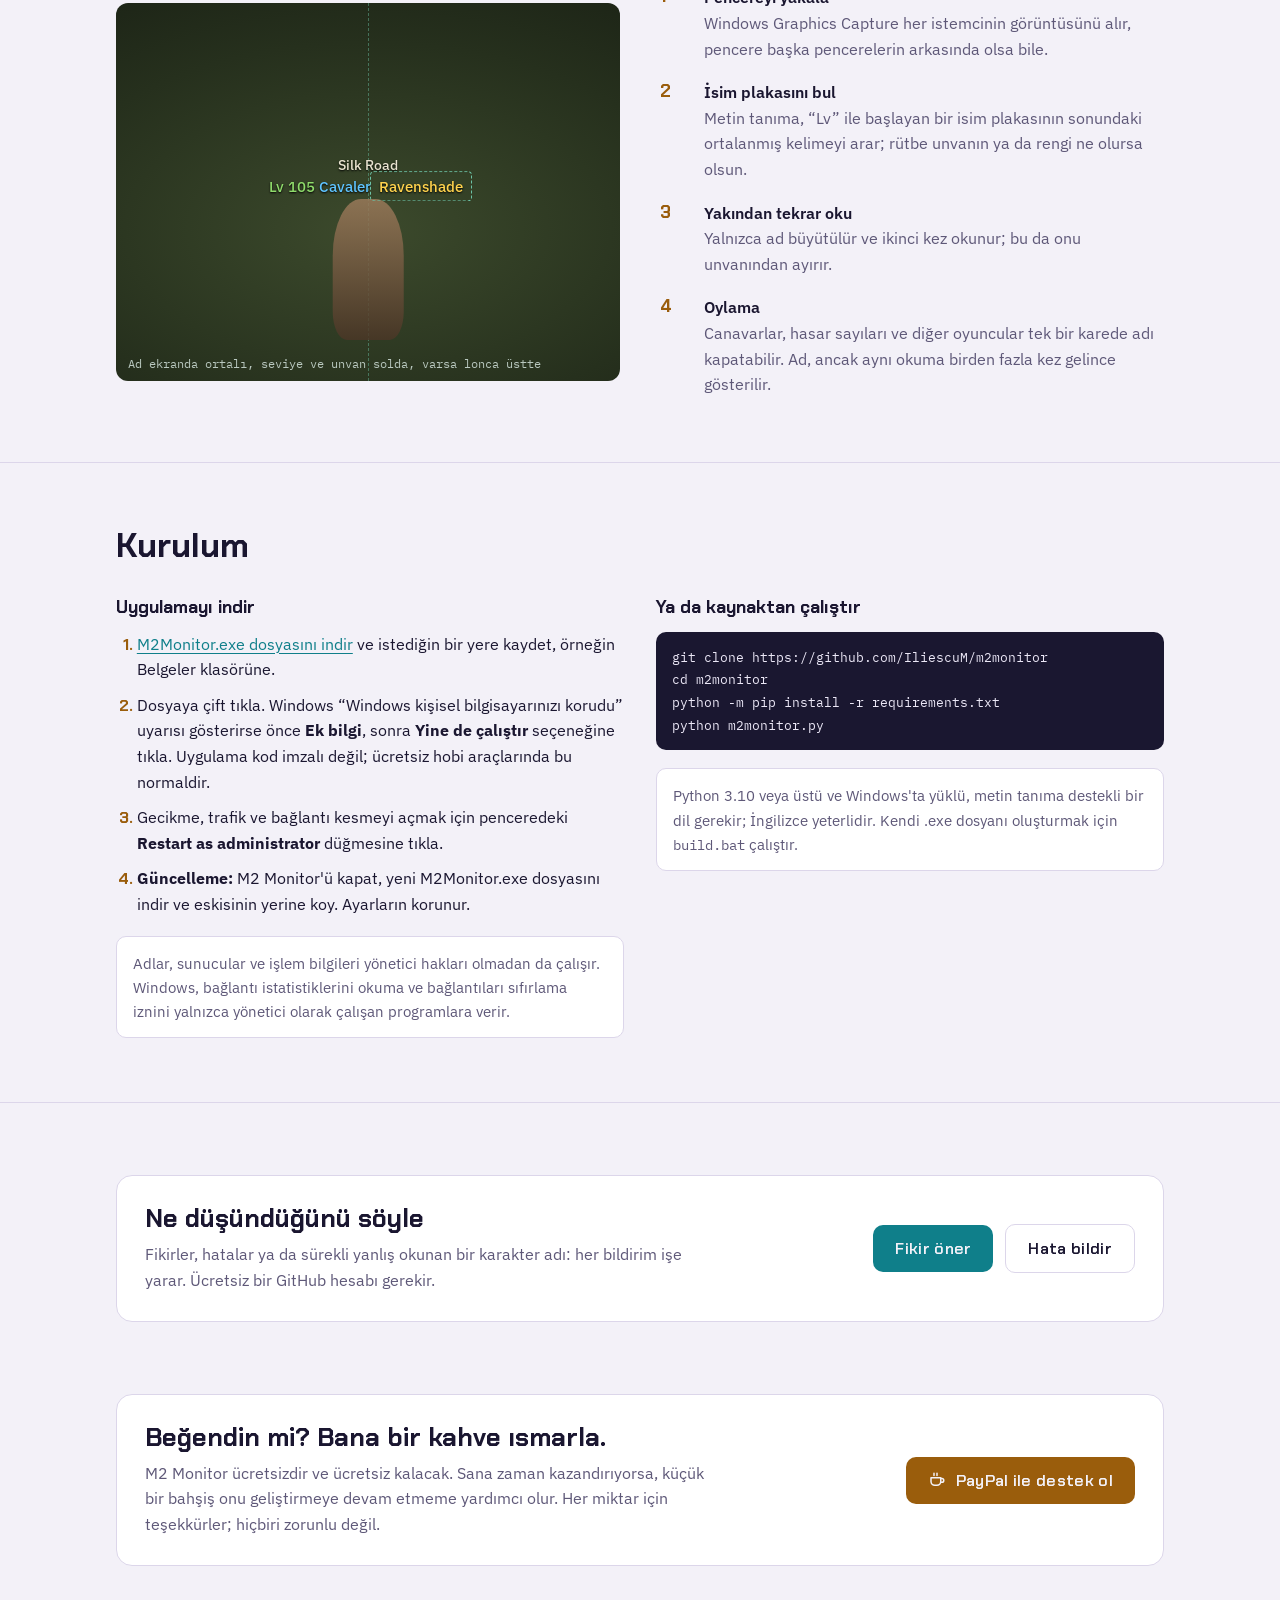
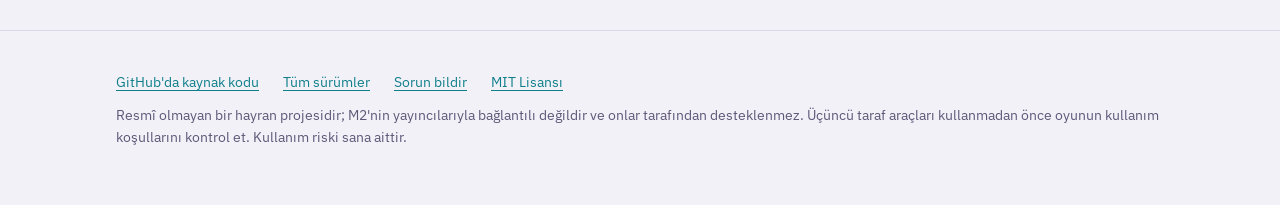
<file: docs/tr/index.html>
<!doctype html>
<html lang="tr">
<head>
<meta charset="utf-8">
<meta name="viewport" content="width=device-width, initial-scale=1, viewport-fit=cover">
<title>M2 Monitor – Metin2 için ücretsiz çoklu istemci izleyici</title>
<meta name="description" content="Metin2 oyuncuları için ücretsiz, açık kaynaklı Windows uygulaması: her istemciyi karakter adı, sunucu, ping ve trafikle gör. Tek tıkla bağlantıyı kes.">
<link rel="canonical" href="https://m2monitor.app/tr/">
<meta name="theme-color" content="#0c0a1c">
<meta property="og:type" content="website">
<meta property="og:site_name" content="M2 Monitor">
<meta property="og:title" content="M2 Monitor – Metin2 için ücretsiz çoklu istemci izleyici">
<meta property="og:description" content="Metin2 oyuncuları için ücretsiz, açık kaynaklı Windows uygulaması: her istemciyi karakter adı, sunucu, ping ve trafikle gör. Tek tıkla bağlantıyı kes.">
<meta property="og:url" content="https://m2monitor.app/tr/">
<meta property="og:image" content="https://m2monitor.app/og.png">
<meta property="og:image:width" content="1200">
<meta property="og:image:height" content="630">
<meta property="og:image:alt" content="M2 Monitor">
<meta property="og:locale" content="tr_TR">
<meta property="og:locale:alternate" content="en_GB">
<meta property="og:locale:alternate" content="ro_RO">
<meta property="og:locale:alternate" content="de_DE">
<meta property="og:locale:alternate" content="it_IT">
<meta property="og:locale:alternate" content="pl_PL">
<meta property="og:locale:alternate" content="pt_PT">
<meta property="og:locale:alternate" content="es_ES">
<meta property="og:locale:alternate" content="hu_HU">
<meta name="twitter:card" content="summary_large_image">
<meta name="twitter:title" content="M2 Monitor – Metin2 için ücretsiz çoklu istemci izleyici">
<meta name="twitter:description" content="Metin2 oyuncuları için ücretsiz, açık kaynaklı Windows uygulaması: her istemciyi karakter adı, sunucu, ping ve trafikle gör. Tek tıkla bağlantıyı kes.">
<meta name="twitter:image" content="https://m2monitor.app/og.png">
<script type="application/ld+json">{"@context": "https://schema.org", "@type": "SoftwareApplication", "name": "M2 Monitor", "description": "Metin2 oyuncuları için ücretsiz, açık kaynaklı Windows uygulaması: her istemciyi karakter adı, sunucu, ping ve trafikle gör. Tek tıkla bağlantıyı kes.", "url": "https://m2monitor.app/tr/", "inLanguage": "tr", "operatingSystem": "Windows 10, Windows 11", "applicationCategory": "UtilitiesApplication", "applicationSubCategory": "Game utility", "downloadUrl": "https://github.com/IliescuM/m2monitor/releases/latest/download/M2Monitor.exe", "image": "https://m2monitor.app/og.png", "screenshot": "https://m2monitor.app/og.png", "isAccessibleForFree": true, "license": "https://opensource.org/licenses/MIT", "offers": {"@type": "Offer", "price": "0", "priceCurrency": "EUR"}, "author": {"@type": "Person", "name": "IliescuM", "url": "https://github.com/IliescuM"}, "softwareVersion": "1.0.3"}</script>
<link rel="alternate" hreflang="en" href="https://m2monitor.app/">
<link rel="alternate" hreflang="tr" href="https://m2monitor.app/tr/">
<link rel="alternate" hreflang="ro" href="https://m2monitor.app/ro/">
<link rel="alternate" hreflang="de" href="https://m2monitor.app/de/">
<link rel="alternate" hreflang="it" href="https://m2monitor.app/it/">
<link rel="alternate" hreflang="pl" href="https://m2monitor.app/pl/">
<link rel="alternate" hreflang="pt" href="https://m2monitor.app/pt/">
<link rel="alternate" hreflang="es" href="https://m2monitor.app/es/">
<link rel="alternate" hreflang="hu" href="https://m2monitor.app/hu/">
<link rel="alternate" hreflang="x-default" href="https://m2monitor.app/">
<link rel="icon" type="image/png" href="../icon.png">
<link rel="apple-touch-icon" href="../icon.png">
<link rel="preconnect" href="https://fonts.googleapis.com">
<link rel="preconnect" href="https://fonts.gstatic.com" crossorigin>
<link rel="stylesheet" href="https://fonts.googleapis.com/css2?family=Chakra+Petch:wght@500;600;700&family=IBM+Plex+Sans:wght@400;500;600&family=IBM+Plex+Mono:wght@400;500&display=swap">
<link rel="stylesheet" href="../style.css?v=d0723a3f14">
</head>
<body>

<header class="top">
  <div class="wrap">
    <a class="brand" href="./">
      <img src="../icon.png" alt="" width="32" height="32">
      M2 Monitor
    </a>
    <nav aria-label="Bölümler">
      <a class="section-link" href="#features">Özellikler</a>
      <a class="section-link" href="#install">Kurulum</a>
      <a class="section-link" href="#tip">Destek</a>
      <a class="section-link" href="https://github.com/IliescuM/m2monitor">GitHub</a>
      <details class="lang-menu"><summary aria-label="Dil"><img class="flag" src="../flags/tr.svg" alt="" width="22" height="16"><span>TR</span></summary><ul><li><a href="../" hreflang="en" lang="en" data-lang="en"><img class="flag" src="../flags/gb.svg" alt="" width="22" height="16">English</a></li><li><a href="../tr/" hreflang="tr" lang="tr" data-lang="tr" aria-current="page"><img class="flag" src="../flags/tr.svg" alt="" width="22" height="16">Türkçe</a></li><li><a href="../ro/" hreflang="ro" lang="ro" data-lang="ro"><img class="flag" src="../flags/ro.svg" alt="" width="22" height="16">Română</a></li><li><a href="../de/" hreflang="de" lang="de" data-lang="de"><img class="flag" src="../flags/de.svg" alt="" width="22" height="16">Deutsch</a></li><li><a href="../it/" hreflang="it" lang="it" data-lang="it"><img class="flag" src="../flags/it.svg" alt="" width="22" height="16">Italiano</a></li><li><a href="../pl/" hreflang="pl" lang="pl" data-lang="pl"><img class="flag" src="../flags/pl.svg" alt="" width="22" height="16">Polski</a></li><li><a href="../pt/" hreflang="pt" lang="pt" data-lang="pt"><img class="flag" src="../flags/pt.svg" alt="" width="22" height="16">Português</a></li><li><a href="../es/" hreflang="es" lang="es" data-lang="es"><img class="flag" src="../flags/es.svg" alt="" width="22" height="16">Español</a></li><li><a href="../hu/" hreflang="hu" lang="hu" data-lang="hu"><img class="flag" src="../flags/hu.svg" alt="" width="22" height="16">Magyar</a></li></ul></details>
    </nav>
  </div>
</header>

<main>
  <section class="hero">
    <div class="wrap">
      <div>
        <p class="eyebrow">Ücretsiz · Açık kaynak · Windows</p>
        <h1>Açık olan tüm M2 istemcilerin <em>tek ekranda</em>.</h1>
        <p class="lede">Hangi karakterin hangi pencerede çalıştığını, her birinin sunucuyla ne kadar hızlı haberleştiğini gör ve takılan bir istemcinin bağlantısını tek tıkla kes.</p>
        <div class="actions">
          <a class="btn btn-primary" href="https://github.com/IliescuM/m2monitor/releases/latest/download/M2Monitor.exe">
            <svg viewBox="0 0 24 24" fill="none" stroke="currentColor" stroke-width="2" stroke-linecap="round" stroke-linejoin="round" aria-hidden="true"><path d="M12 3v12m0 0-5-5m5 5 5-5M4 19h16"/></svg>
            Windows için indir
          </a>
          <a class="btn btn-ghost" href="https://github.com/IliescuM/m2monitor">Kaynak kodu</a>
        </div>
        <p class="fine">M2Monitor.exe v1.0.3 · yaklaşık 72 MB · Windows 10 veya 11 · kurulum gerektirmez</p>
        <div class="whatsnew">
          <p class="whatsnew-title">1.0.3 sürümünde yeni</p>
          <ul>
            <li>Karakter adını kendin yaz</li>
            <li>Her rütbe unvanını ve rengini okur</li>
            <li>Daha düşük öncelik: oyunun hep önce gelir</li>
          </ul>
          <a href="https://github.com/IliescuM/m2monitor/releases/latest">Tüm değişiklikler</a>
        </div>
      </div>

      <div class="mock" aria-label="Dört oyun istemcisinin listelendiği M2 Monitor penceresi örneği" data-save="Kaydet" data-cancel="İptal">
        <div class="mock-head">
          <div><b>M2 Monitor</b><br><span>4 clients, 4 connected</span></div>
          <span class="pill">Administrator</span>
        </div>
        <div class="client">
          <div class="who"><div class="mname-row"><b class="mname">Ravenshade</b><button type="button" class="pen-btn" aria-label="Adı düzenle"><svg viewBox="0 0 24 24" fill="none" stroke="currentColor" stroke-width="2" stroke-linecap="round" stroke-linejoin="round" aria-hidden="true"><path d="M4 20h4L19 9l-4-4L4 16z"/><path d="M13.5 6.5l4 4"/></svg></button></div><small data-base="Client 1 · PID 7804">Client 1 · PID 7804</small></div>
          <div class="stats"><span class="srv">203.0.113.59:12602</span><span class="rtt" data-base="47">47 ms</span><span>In 2.4 KB/s</span></div>
          <span class="dc">Disconnect</span>
        </div>
        <div class="client">
          <div class="who"><div class="mname-row"><b class="mname">LotusBlade</b><button type="button" class="pen-btn" aria-label="Adı düzenle"><svg viewBox="0 0 24 24" fill="none" stroke="currentColor" stroke-width="2" stroke-linecap="round" stroke-linejoin="round" aria-hidden="true"><path d="M4 20h4L19 9l-4-4L4 16z"/><path d="M13.5 6.5l4 4"/></svg></button></div><small data-base="Client 2 · PID 12496">Client 2 · PID 12496</small></div>
          <div class="stats"><span class="srv">203.0.113.57:12100</span><span class="rtt" data-base="69">69 ms</span><span>In 0.1 KB/s</span></div>
          <span class="dc">Disconnect</span>
        </div>
        <div class="client">
          <div class="who"><div class="mname-row"><b class="mname">IronMonk</b><button type="button" class="pen-btn" aria-label="Adı düzenle"><svg viewBox="0 0 24 24" fill="none" stroke="currentColor" stroke-width="2" stroke-linecap="round" stroke-linejoin="round" aria-hidden="true"><path d="M4 20h4L19 9l-4-4L4 16z"/><path d="M13.5 6.5l4 4"/></svg></button></div><small data-base="Client 3 · PID 22628">Client 3 · named by you</small></div>
          <div class="stats"><span class="srv">203.0.113.57:12100</span><span class="rtt" data-base="128">128 ms</span><span>In 0.3 KB/s</span></div>
          <span class="dc">Disconnect</span>
        </div>
        <div class="client reading">
          <div class="who"><div class="mname-row"><b class="mname" data-auto="1">Reading name…</b><button type="button" class="pen-btn" aria-label="Adı düzenle"><svg viewBox="0 0 24 24" fill="none" stroke="currentColor" stroke-width="2" stroke-linecap="round" stroke-linejoin="round" aria-hidden="true"><path d="M4 20h4L19 9l-4-4L4 16z"/><path d="M13.5 6.5l4 4"/></svg></button></div><small data-base="Client 4 · PID 27532">Client 4 · PID 27532</small></div>
          <div class="stats"><span class="srv">203.0.113.59:12602</span><span class="rtt" data-base="46">46 ms</span><span>In 3.2 KB/s</span></div>
          <span class="dc">Disconnect</span>
        </div>
        <p class="example-note"><span class="mock-hint">Dene: bir isme tıklayıp değiştir</span> · Örnek veriler</p>
      </div>
    </div>
  </section>

  <section class="block" id="features">
    <div class="wrap">
      <h2>Neler gösterir</h2>
      <p class="intro">Çalışan her istemci için bir kart, her saniye güncellenir.</p>
      <div class="features">
        <div class="feature">
          <h3><svg viewBox="0 0 24 24" fill="none" stroke="currentColor" stroke-width="2" stroke-linecap="round" aria-hidden="true"><circle cx="12" cy="8" r="4"/><path d="M4 21c1.5-4 4.5-6 8-6s6.5 2 8 6"/></svg>Karakter adları</h3>
          <p>Karakterinin üstündeki adı Windows'un yerleşik metin tanıma özelliğiyle okur; böylece hangi pencerenin hangisi olduğunu bilirsin. İstersen kendin de yazabilirsin.</p>
        </div>
        <div class="feature">
          <h3><svg viewBox="0 0 24 24" fill="none" stroke="currentColor" stroke-width="2" stroke-linecap="round" aria-hidden="true"><path d="M3 12h4l3-7 4 14 3-7h4"/></svg>Gecikme ve trafik</h3>
          <p>Sunucuya gidiş-dönüş süresi yeşil, sarı veya kırmızı renkte; ayrıca her bağlantı için gelen ve giden veri.</p>
        </div>
        <div class="feature">
          <h3><svg viewBox="0 0 24 24" fill="none" stroke="currentColor" stroke-width="2" stroke-linecap="round" aria-hidden="true"><path d="M12 3v9"/><path d="M6.3 7.5a8 8 0 1 0 11.4 0"/></svg>Tek tıkla bağlantı kesme</h3>
          <p>Oyunu kapatmadan donmuş bir istemcinin bağlantısını keser. Onay adımını açıp kapatabilirsin.</p>
        </div>
        <div class="feature">
          <h3><svg viewBox="0 0 24 24" fill="none" stroke="currentColor" stroke-width="2" stroke-linecap="round" aria-hidden="true"><rect x="3" y="4" width="18" height="14" rx="2"/><path d="M8 21h8"/></svg>Sunucu ve işlem</h3>
          <p>Her istemcinin kullandığı sunucu adresi, işlem kimliği (PID), başlama saati ve bellek kullanımı.</p>
        </div>
        <div class="feature">
          <h3><svg viewBox="0 0 24 24" fill="none" stroke="currentColor" stroke-width="2" stroke-linecap="round" aria-hidden="true"><path d="M12 3 4 6v6c0 4.5 3.4 8 8 9 4.6-1 8-4.5 8-9V6z"/></svg>Oyuna dokunmaz</h3>
          <p>Enjeksiyon yok, bellek okuma yok, paket gönderme yok. Ad okuma için alınan ekran görüntüleri yalnızca bellekte kalır ve asla kaydedilmez. Düşük öncelikte çalışır, böylece oyunun her zaman önce gelir.</p>
        </div>
        <div class="feature">
          <h3><svg viewBox="0 0 24 24" fill="none" stroke="currentColor" stroke-width="2" stroke-linecap="round" aria-hidden="true"><path d="M8 9l-4 3 4 3M16 9l4 3-4 3M13 6l-2 12"/></svg>Açık kaynak</h3>
          <p>MIT lisanslı Python. Her satırı okuyabilir, .exe dosyasını kendin derleyebilir veya bir düzeltme gönderebilirsin.</p>
        </div>
      </div>
    </div>
  </section>

  <section class="block">
    <div class="wrap">
      <h2>Adını nasıl bulur</h2>
      <p class="intro">Kamera kendi karakterini ekranın ortasında tutar; bu yüzden adın, karakterinin hemen üstünde ortalanmış yazıdır.</p>
      <div class="ocr">
        <figure class="scene" style="margin:0">
          <span class="crosshair" aria-hidden="true"></span>
          <span class="hero-figure" aria-hidden="true"></span>
          <div class="plate">
            <div class="guild">Silk Road</div>
            <div class="line"><span class="lv">Lv 105</span> <span class="title">Cavaler</span> <span class="name">Ravenshade</span></div>
          </div>
          <figcaption>Ad ekranda ortalı, seviye ve unvan solda, varsa lonca üstte</figcaption>
        </figure>
        <ol class="steps">
          <li><div><b>Pencereyi yakala</b><span>Windows Graphics Capture her istemcinin görüntüsünü alır, pencere başka pencerelerin arkasında olsa bile.</span></div></li>
          <li><div><b>İsim plakasını bul</b><span>Metin tanıma, “Lv” ile başlayan bir isim plakasının sonundaki ortalanmış kelimeyi arar; rütbe unvanın ya da rengi ne olursa olsun.</span></div></li>
          <li><div><b>Yakından tekrar oku</b><span>Yalnızca ad büyütülür ve ikinci kez okunur; bu da onu unvanından ayırır.</span></div></li>
          <li><div><b>Oylama</b><span>Canavarlar, hasar sayıları ve diğer oyuncular tek bir karede adı kapatabilir. Ad, ancak aynı okuma birden fazla kez gelince gösterilir.</span></div></li>
        </ol>
      </div>
    </div>
  </section>

  <section class="block" id="install">
    <div class="wrap">
      <h2>Kurulum</h2>
      <div class="install">
        <div>
          <h3>Uygulamayı indir</h3>
          <ol>
            <li><a href="https://github.com/IliescuM/m2monitor/releases/latest/download/M2Monitor.exe">M2Monitor.exe dosyasını indir</a> ve istediğin bir yere kaydet, örneğin Belgeler klasörüne.</li>
            <li>Dosyaya çift tıkla. Windows “Windows kişisel bilgisayarınızı korudu” uyarısı gösterirse önce <b>Ek bilgi</b>, sonra <b>Yine de çalıştır</b> seçeneğine tıkla. Uygulama kod imzalı değil; ücretsiz hobi araçlarında bu normaldir.</li>
            <li>Gecikme, trafik ve bağlantı kesmeyi açmak için penceredeki <b>Restart as administrator</b> düğmesine tıkla.</li>
            <li><b>Güncelleme:</b> M2 Monitor'ü kapat, yeni M2Monitor.exe dosyasını indir ve eskisinin yerine koy. Ayarların korunur.</li>
          </ol>
          <p class="note">Adlar, sunucular ve işlem bilgileri yönetici hakları olmadan da çalışır. Windows, bağlantı istatistiklerini okuma ve bağlantıları sıfırlama iznini yalnızca yönetici olarak çalışan programlara verir.</p>
        </div>
        <div>
          <h3>Ya da kaynaktan çalıştır</h3>
          <pre><code>git clone https://github.com/IliescuM/m2monitor
cd m2monitor
python -m pip install -r requirements.txt
python m2monitor.py</code></pre>
          <p class="note">Python 3.10 veya üstü ve Windows'ta yüklü, metin tanıma destekli bir dil gerekir; İngilizce yeterlidir. Kendi .exe dosyanı oluşturmak için <code>build.bat</code> çalıştır.</p>
        </div>
      </div>
    </div>
  </section>

  <section class="block" id="feedback">
    <div class="wrap">
      <div class="tip">
        <div class="copy">
          <h2>Ne düşündüğünü söyle</h2>
          <p>Fikirler, hatalar ya da sürekli yanlış okunan bir karakter adı: her bildirim işe yarar. Ücretsiz bir GitHub hesabı gerekir.</p>
        </div>
        <div class="actions">
          <a class="btn btn-primary" href="https://github.com/IliescuM/m2monitor/discussions/new?category=ideas">Fikir öner</a>
          <a class="btn btn-ghost" href="https://github.com/IliescuM/m2monitor/issues/new?template=bug_report.yml">Hata bildir</a>
        </div>
      </div>
    </div>
  </section>

  <section class="block" id="tip">
    <div class="wrap">
      <div class="tip">
        <div class="copy">
          <h2>Beğendin mi? Bana bir kahve ısmarla.</h2>
          <p>M2 Monitor ücretsizdir ve ücretsiz kalacak. Sana zaman kazandırıyorsa, küçük bir bahşiş onu geliştirmeye devam etmeme yardımcı olur. Her miktar için teşekkürler; hiçbiri zorunlu değil.</p>
        </div>
        <a class="btn btn-tip" href="https://paypal.me/IliescuM">
          <svg viewBox="0 0 24 24" fill="none" stroke="currentColor" stroke-width="2" stroke-linecap="round" stroke-linejoin="round" aria-hidden="true"><path d="M4 9h13v5a5 5 0 0 1-5 5H9a5 5 0 0 1-5-5z"/><path d="M17 10h1.5a2.5 2.5 0 0 1 0 5H17M8 3v3M12 3v3"/></svg>
          PayPal ile destek ol
        </a>
      </div>
    </div>
  </section>
</main>

<footer>
  <div class="wrap">
    <div class="row">
      <a href="https://github.com/IliescuM/m2monitor">GitHub'da kaynak kodu</a>
      <a href="https://github.com/IliescuM/m2monitor/releases">Tüm sürümler</a>
      <a href="https://github.com/IliescuM/m2monitor/issues">Sorun bildir</a>
      <a href="https://github.com/IliescuM/m2monitor/blob/main/LICENSE">MIT Lisansı</a>
    </div>
    <p>Resmî olmayan bir hayran projesidir; M2'nin yayıncılarıyla bağlantılı değildir ve onlar tarafından desteklenmez. Üçüncü taraf araçları kullanmadan önce oyunun kullanım koşullarını kontrol et. Kullanım riski sana aittir.</p>
  </div>
</footer>

<script src="../site.js?v=6a04e72273"></script>
</body>
</html>
</file>
<file: docs/style.css>
/* Palette follows the app icon: night indigo, gold, cyan. Layout: one narrow reading column; the hero pairs the pitch with a live mock of the app's client cards. */
:root {
  --ink: #1a1630;
  --paper: #f3f1f8;
  --panel: #ffffff;
  --line: #dcd6ea;
  --muted: #5e5878;
  --jade: #0f7f8a;
  --bronze: #9a5d0c;
  --good: #1f7a4a;
  --warn: #9a6700;
  --danger: #c23a2b;
  --card: #1a1730;
  --card-2: #231f3d;
  --card-fg: #ece8f7;
  --card-muted: #a39cbf;
  --display: "Chakra Petch", "Bahnschrift", "Segoe UI", sans-serif;
  --body: "IBM Plex Sans", "Segoe UI", system-ui, sans-serif;
  --mono: "IBM Plex Mono", "Cascadia Mono", Consolas, monospace;
  color-scheme: light;
}
@media (prefers-color-scheme: dark) {
  :root:not([data-theme="light"]) {
    --ink: #ece8f7; --paper: #0c0a1c; --panel: #15122b; --line: #2a2547;
    --muted: #a39cbf; --jade: #3fd0dc; --bronze: #f0b44c;
    --good: #4cc47e; --warn: #d9a53a; --danger: #e5574a;
    --card: #1a1730; --card-2: #231f3d;
    color-scheme: dark;
  }
}
:root[data-theme="dark"] {
  --ink: #ece8f7; --paper: #0c0a1c; --panel: #15122b; --line: #2a2547;
  --muted: #a39cbf; --jade: #3fd0dc; --bronze: #f0b44c;
  --good: #4cc47e; --warn: #d9a53a; --danger: #e5574a;
  --card: #1a1730; --card-2: #231f3d;
  color-scheme: dark;
}

* { box-sizing: border-box; }
[hidden] { display: none !important; }
html { -webkit-text-size-adjust: 100%; }
body {
  margin: 0;
  background: var(--paper);
  color: var(--ink);
  font: 400 1rem/1.6 var(--body);
}
a { color: var(--jade); text-underline-offset: 3px; }
a:focus-visible, button:focus-visible { outline: 2px solid var(--bronze); outline-offset: 3px; border-radius: 4px; }
h1, h2, h3 { font-family: var(--display); line-height: 1.15; text-wrap: balance; margin: 0; }
p { margin: 0; }
code { font-family: var(--mono); font-size: 0.92em; }

.wrap {
  max-width: 1080px;
  margin: 0 auto;
  padding-left: max(16px, env(safe-area-inset-left, 0px));
  padding-right: max(16px, env(safe-area-inset-right, 0px));
}

/* Top bar */
.top { padding-block: 20px; }
.top .wrap { display: flex; align-items: center; justify-content: space-between; gap: 16px; flex-wrap: wrap; }
.brand { display: flex; align-items: center; gap: 10px; font: 700 1.15rem var(--display); color: var(--ink); text-decoration: none; letter-spacing: 0.02em; }
.brand img { width: 32px; height: 32px; }
.top nav { display: flex; align-items: center; flex-wrap: wrap; gap: 8px 20px; font-size: 0.95rem; }
.top nav a { color: var(--muted); text-decoration: none; }
.top nav a:hover { color: var(--ink); }
.lang-menu { position: relative; }
.lang-menu summary {
  list-style: none; cursor: pointer; display: flex; align-items: center; gap: 8px;
  padding: 6px 10px; border: 1px solid var(--line); border-radius: 8px;
  font: 600 0.78rem var(--mono); letter-spacing: 0.06em; color: var(--ink);
}
.lang-menu summary::-webkit-details-marker { display: none; }
.lang-menu summary::after {
  content: ""; width: 6px; height: 6px; margin: -3px 2px 0 2px;
  border-right: 1.5px solid currentColor; border-bottom: 1.5px solid currentColor; transform: rotate(45deg);
}
.lang-menu[open] summary, .lang-menu summary:hover { border-color: var(--jade); }
.lang-menu ul {
  position: absolute; right: 0; top: calc(100% + 6px); z-index: 20;
  list-style: none; margin: 0; padding: 6px; min-width: 190px;
  display: grid; gap: 2px;
  background: var(--panel); border: 1px solid var(--line); border-radius: 10px;
  box-shadow: 0 18px 40px -18px rgb(0 0 0 / 0.5);
}
.top nav .lang-menu li a { display: flex; align-items: center; gap: 10px; padding: 8px 10px; border-radius: 7px; color: var(--ink); font-size: 0.92rem; }
.top nav .lang-menu li a:hover { background: var(--paper); }
.top nav .lang-menu li a[aria-current="page"] { color: var(--jade); font-weight: 600; }
.flag { width: 22px; height: 16px; flex: none; border-radius: 3px; object-fit: cover; box-shadow: 0 0 0 1px rgb(0 0 0 / 0.18); }

/* Hero */
.hero { padding-block: 40px 72px; }
.hero .wrap { display: grid; grid-template-columns: minmax(0, 1fr) minmax(0, 1.15fr); gap: 48px; align-items: center; }
.eyebrow { font: 600 0.78rem var(--mono); letter-spacing: 0.12em; text-transform: uppercase; color: var(--bronze); }
.hero h1 { font-size: clamp(2.2rem, 5vw, 3.4rem); font-weight: 700; margin-top: 14px; }
.hero h1 em { font-style: normal; color: var(--jade); }
.lede { margin-top: 18px; font-size: 1.12rem; color: var(--muted); max-width: 34em; }
.actions { margin-top: 28px; display: flex; flex-wrap: wrap; gap: 12px; align-items: center; }
.btn {
  display: inline-flex; align-items: center; gap: 10px;
  padding: 13px 22px; border-radius: 10px;
  font: 600 1rem var(--display); letter-spacing: 0.02em; text-decoration: none;
  transition: transform 120ms ease, background-color 120ms ease;
}
.btn svg { width: 18px; height: 18px; flex: none; }
.btn-primary { background: var(--jade); color: var(--paper); }
.btn-primary:hover { transform: translateY(-1px); }
.btn-ghost { color: var(--ink); border: 1px solid var(--line); background: var(--panel); }
.btn-ghost:hover { border-color: var(--jade); }
.fine { margin-top: 14px; font: 400 0.85rem var(--mono); color: var(--muted); }

/* What's new */
.whatsnew { margin-top: 26px; }
.whatsnew-title { font: 600 0.78rem var(--mono); letter-spacing: 0.1em; text-transform: uppercase; color: var(--bronze); }
.whatsnew ul { list-style: none; margin: 10px 0 10px; padding: 0; display: grid; gap: 6px; }
.whatsnew li { display: flex; align-items: baseline; gap: 10px; }
.whatsnew li::before { content: ""; flex: none; width: 7px; height: 7px; border-radius: 2px; background: var(--jade); transform: translateY(-2px); }
.whatsnew a { font-size: 0.92rem; }

/* App mock */
.mock {
  background: var(--card); color: var(--card-fg);
  border-radius: 14px; padding: 18px;
  box-shadow: 0 24px 60px -24px rgb(0 0 0 / 0.45);
  border: 1px solid rgb(255 255 255 / 0.06);
  min-width: 0;
}
.mock-head { display: flex; align-items: baseline; justify-content: space-between; gap: 12px; flex-wrap: wrap; padding: 2px 4px 14px; }
.mock-head b { font: 700 1.15rem var(--display); }
.mock-head span { font: 400 0.78rem var(--body); color: var(--card-muted); }
.pill { font: 600 0.72rem var(--body); color: #4cc47e; background: rgb(255 255 255 / 0.07); padding: 4px 10px; border-radius: 999px; }
.client {
  display: grid; grid-template-columns: minmax(0, 1.35fr) minmax(0, 1.75fr) auto; gap: 12px; align-items: center;
  background: var(--card-2); border-radius: 10px; padding: 12px 14px;
}
.client + .client { margin-top: 8px; }
.who b { display: block; font: 600 0.98rem var(--body); }
.who small { font-size: 0.74rem; color: var(--card-muted); }
.mname-row { display: flex; align-items: center; gap: 2px; min-width: 0; height: 24px; }
.mname { cursor: text; overflow: hidden; text-overflow: ellipsis; white-space: nowrap; min-width: 0; }
.pen-btn, .icon-btn {
  flex: none; display: inline-flex; align-items: center; justify-content: center;
  width: 22px; height: 22px; padding: 0; border: 0; border-radius: 5px;
  background: none; color: var(--card-muted); cursor: pointer;
}
.pen-btn svg, .icon-btn svg { width: 13px; height: 13px; }
.pen-btn:hover, .icon-btn:hover { color: var(--card-fg); background: rgb(255 255 255 / 0.08); }
.icon-btn.ok { color: #4cc47e; }
.mname-input {
  min-width: 0; width: 100%; max-width: 140px; height: 22px; padding: 0 6px;
  font: 600 0.9rem var(--body); color: var(--card-fg); background: var(--card);
  border: 1px solid rgb(255 255 255 / 0.22); border-radius: 5px;
}
.mname-input:focus { outline: 2px solid var(--jade); outline-offset: 0; }
.mock-hint { color: var(--jade); }
.stats { display: flex; flex-wrap: wrap; gap: 4px 14px; font: 400 0.78rem var(--mono); color: var(--card-muted); font-variant-numeric: tabular-nums; min-width: 0; }
.stats .srv { color: var(--card-fg); }
.rtt[data-level="good"] { color: #4cc47e; }
.rtt[data-level="warn"] { color: #d9a53a; }
.rtt[data-level="bad"] { color: #e5574a; }
.dc { font: 600 0.78rem var(--body); color: #fff; background: #c23a2b; border-radius: 7px; padding: 7px 12px; white-space: nowrap; }
.reading .mname { color: var(--card-muted); }
.example-note { margin-top: 12px; font: 400 0.75rem var(--body); color: var(--card-muted); text-align: right; }

/* Sections */
section.block { padding-block: 64px; border-top: 1px solid var(--line); }
.block h2 { font-size: clamp(1.6rem, 3.2vw, 2.1rem); }
.block .intro { margin-top: 12px; color: var(--muted); max-width: 38em; }

.features { margin-top: 36px; display: grid; grid-template-columns: repeat(3, minmax(0, 1fr)); gap: 32px 40px; }
.feature h3 { font-size: 1.12rem; display: flex; align-items: center; gap: 10px; }
.feature h3 svg { width: 22px; height: 22px; color: var(--jade); flex: none; }
.feature p { margin-top: 8px; color: var(--muted); }

/* Name-reading explainer */
.ocr { margin-top: 36px; display: grid; grid-template-columns: minmax(0, 1fr) minmax(0, 1fr); gap: 40px; align-items: center; }
.scene {
  position: relative; border-radius: 12px; overflow: hidden; aspect-ratio: 4 / 3; max-width: 100%;
  background:
    radial-gradient(120% 90% at 50% 60%, #3c4a2c 0%, #26301d 55%, #161c12 100%);
  display: grid; place-items: center;
}
.plate { text-align: center; font: 500 clamp(0.8rem, 1.9vw, 0.95rem)/1.5 var(--body); text-shadow: 0 1px 2px #000; transform: translateY(-34%); }
.plate .guild { color: #e9e4d0; font-size: 0.9em; }
.plate .line { white-space: nowrap; }
.plate .lv { color: #8fdc6b; }
.plate .title { color: #5fc4ff; }
.plate .name { color: #ffd34d; position: relative; padding: 2px 4px; }
.plate .name::after {
  content: ""; position: absolute; inset: -3px -5px;
  border: 1.5px dashed #6cc3a6; border-radius: 4px;
  animation: scan 2.4s ease-in-out infinite;
}
.hero-figure { position: absolute; left: 50%; top: 52%; width: 14%; aspect-ratio: 1 / 2; transform: translateX(-50%); border-radius: 40% 40% 20% 20%; background: linear-gradient(#9a7a5a, #4a3626); opacity: 0.85; }
.crosshair { position: absolute; left: 50%; top: 0; bottom: 0; border-left: 1px dashed rgb(108 195 166 / 0.45); }
.scene figcaption { position: absolute; left: 12px; bottom: 10px; font: 400 0.72rem var(--mono); color: #b9c8bf; }
@keyframes scan { 0%, 100% { opacity: 0.35; } 50% { opacity: 1; } }
.steps { display: grid; gap: 18px; counter-reset: step; }
.steps li { list-style: none; display: grid; grid-template-columns: 2rem minmax(0, 1fr); gap: 12px; }
.steps li::before { counter-increment: step; content: counter(step); font: 700 1.1rem var(--display); color: var(--bronze); }
.steps { padding: 0; margin: 0; }
.steps b { display: block; font-weight: 600; }
.steps span { color: var(--muted); }

/* Install */
.install { margin-top: 32px; display: grid; grid-template-columns: repeat(2, minmax(0, 1fr)); gap: 32px; }
.install ol { margin: 0; padding-left: 1.3em; display: grid; gap: 10px; }
.install ol li::marker { color: var(--bronze); font-family: var(--display); font-weight: 700; }
.install h3 { font-size: 1.1rem; margin-bottom: 14px; }
.note { margin-top: 18px; padding: 14px 16px; border-radius: 10px; background: var(--panel); border: 1px solid var(--line); color: var(--muted); font-size: 0.95rem; }
pre { margin: 0; padding: 14px 16px; border-radius: 10px; background: var(--card); color: var(--card-fg); overflow-x: auto; font: 400 0.88rem/1.6 var(--mono); }

/* Tip */
.tip {
  margin-top: 8px; display: flex; gap: 28px; align-items: center; justify-content: space-between; flex-wrap: wrap;
  background: var(--panel); border: 1px solid var(--line); border-radius: 16px; padding: 28px;
}
.tip .copy { max-width: 36em; min-width: 0; }
.tip .actions { margin-top: 0; }
#feedback + #tip { border-top: 0; padding-top: 0; }
.tip h2 { font-size: 1.6rem; }
.tip p { margin-top: 8px; color: var(--muted); }
.btn-tip { background: var(--bronze); color: var(--paper); }
.btn-tip:hover { transform: translateY(-1px); }

footer { padding-block: 40px 56px; border-top: 1px solid var(--line); color: var(--muted); font-size: 0.88rem; }
footer .wrap { display: grid; gap: 10px; }
footer .row { display: flex; flex-wrap: wrap; gap: 8px 24px; }

@media (max-width: 860px) {
  .hero .wrap, .ocr, .install { grid-template-columns: minmax(0, 1fr); }
  .features { grid-template-columns: minmax(0, 1fr); gap: 26px; }
  .hero { padding-block: 16px 56px; }
}
@media (max-width: 520px) {
  .top nav .section-link { display: none; }
  .client { grid-template-columns: minmax(0, 1fr) auto; }
  .stats { grid-column: 1 / -1; grid-row: 2; }
  .top nav { gap: 14px; }
  .tip { padding: 22px; }
}
@media (prefers-reduced-motion: reduce) {
  .plate .name::after { animation: none; opacity: 1; }
  .btn { transition: none; }
}
</file>
